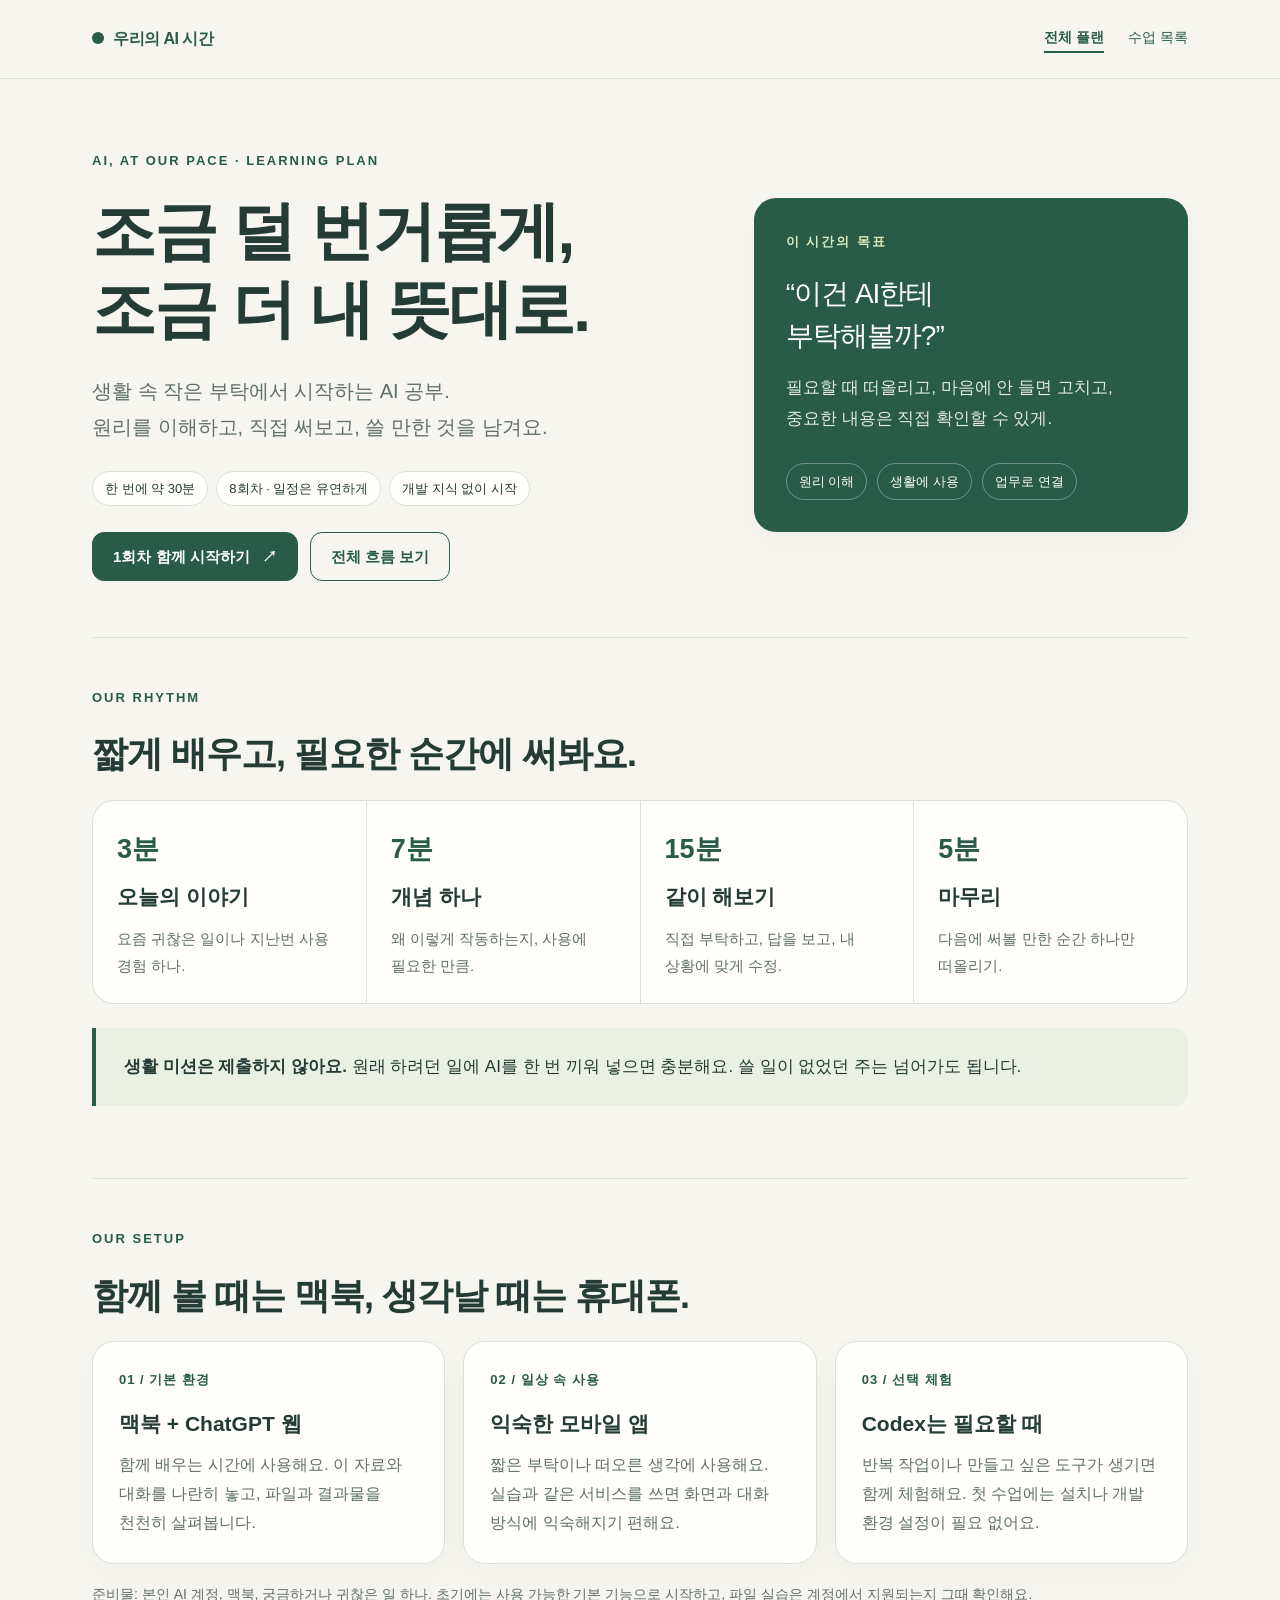
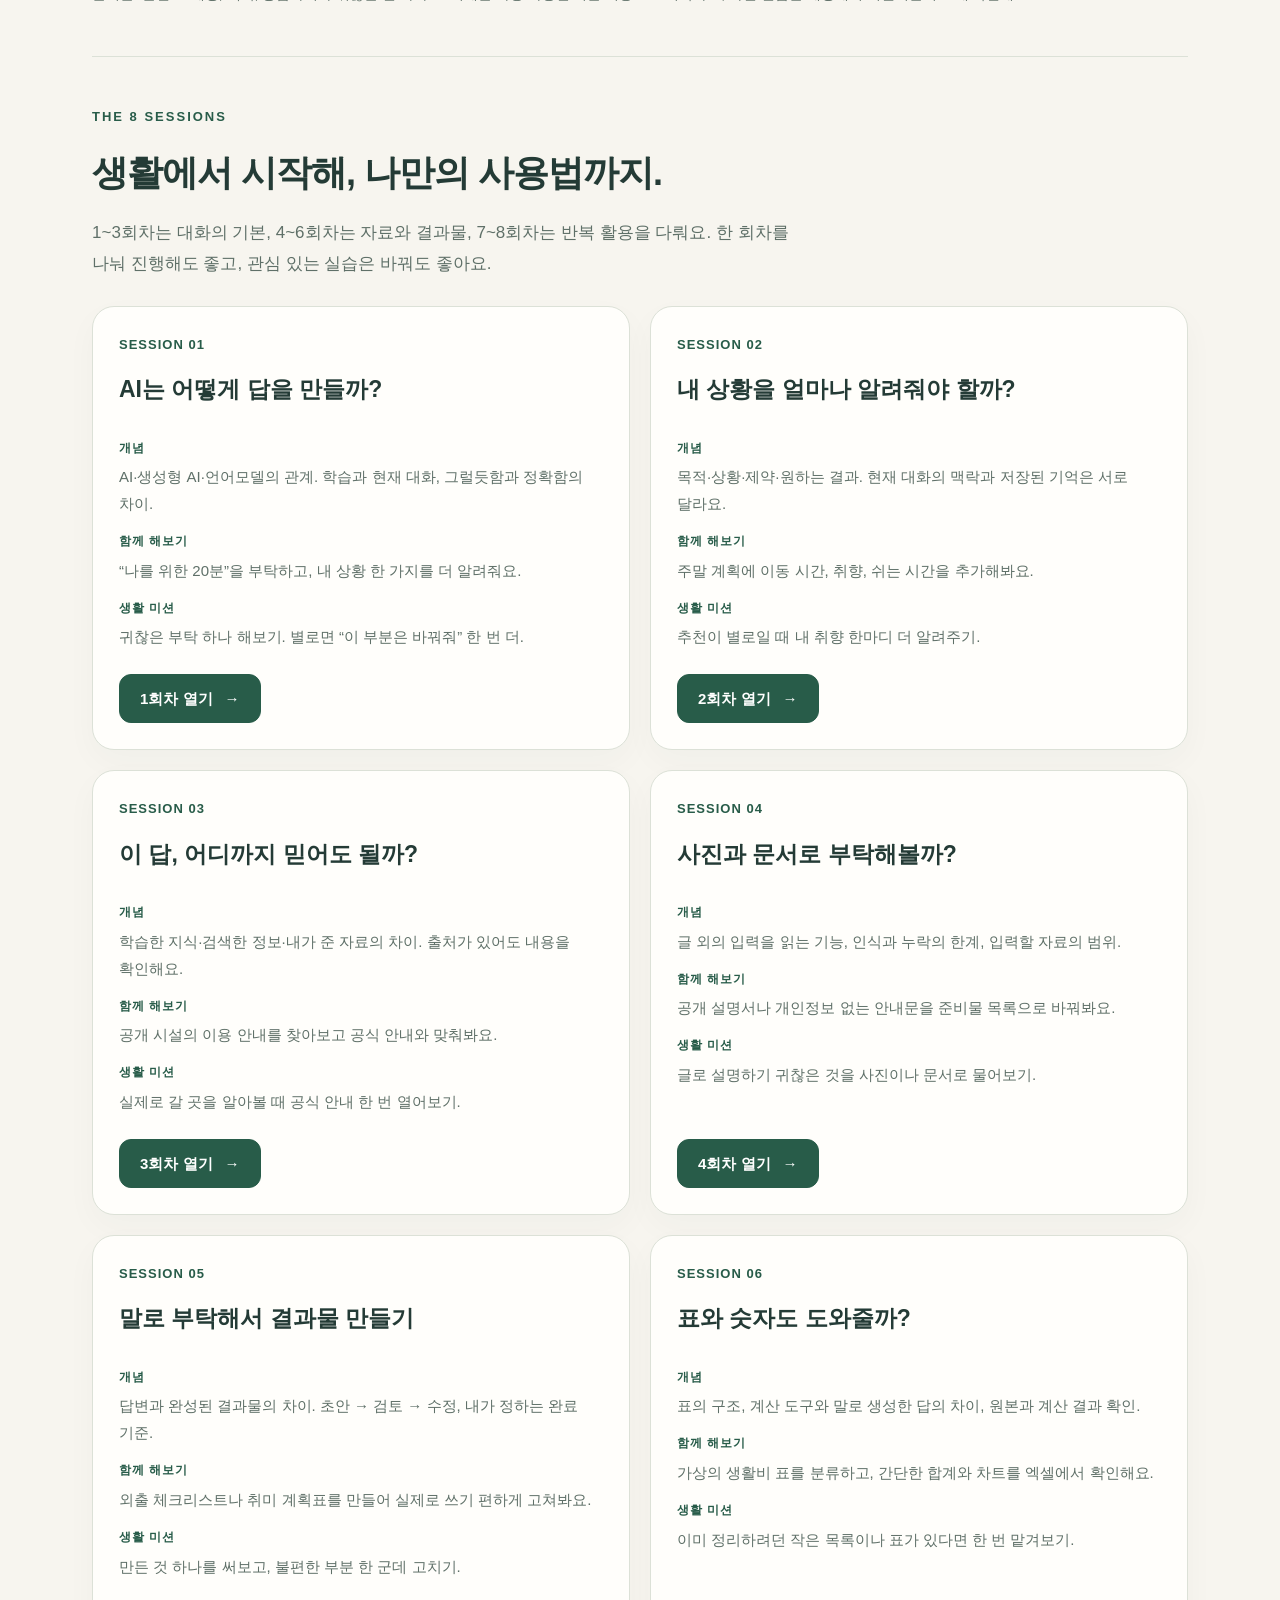
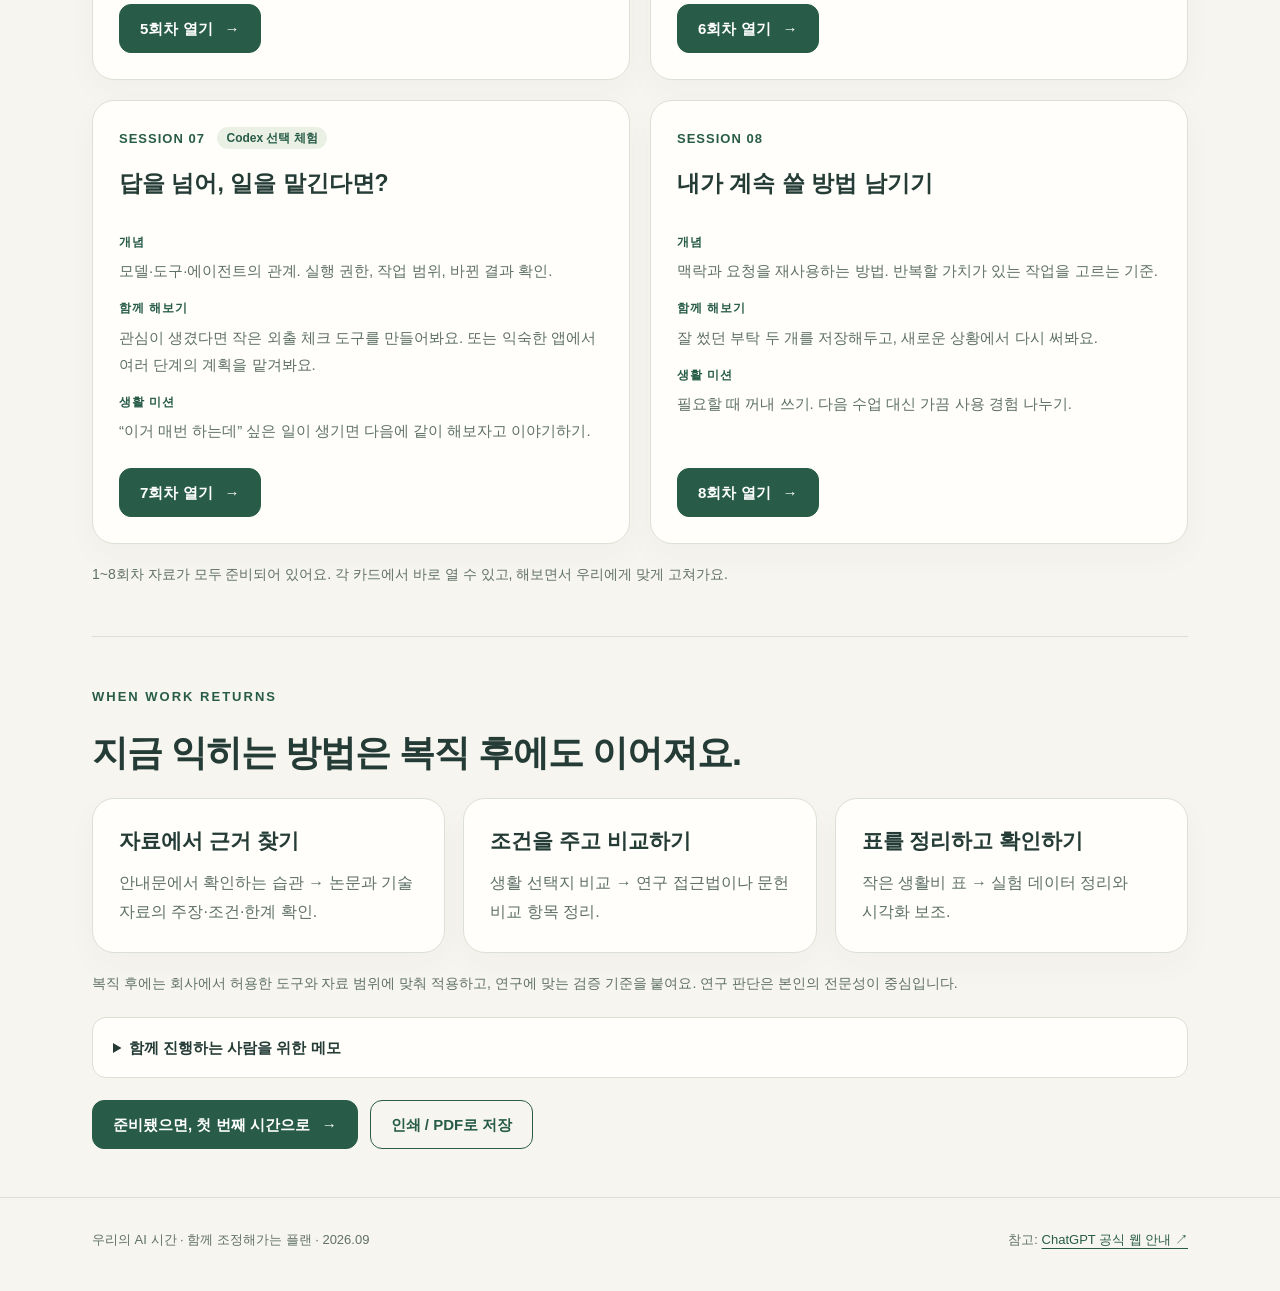
<file: static/ai-study/index.html>
<!doctype html>
<html lang="ko">
<head><meta charset="utf-8"><meta name="viewport" content="width=device-width, initial-scale=1"><meta name="robots" content="noindex, nofollow"><meta name="description" content="생활에서 시작해 복직 후 업무까지 이어가는, 둘이 함께하는 AI 입문 8회차 플랜."><title>우리의 AI 시간 · 전체 플랜</title><link rel="stylesheet" href="styles.css"><script src="study.js" defer></script></head>
<body>
<a class="skip" href="#main">본문으로 건너뛰기</a>
<header class="topbar"><div class="wrap"><a class="brand" href="index.html"><span class="brand-dot" aria-hidden="true"></span>우리의 AI 시간</a><nav class="topnav" aria-label="주 메뉴"><a href="index.html" aria-current="page">전체 플랜</a><a href="#curriculum">수업 목록</a></nav></div></header>
<main id="main" class="wrap">
<section class="hero"><div class="hero-grid"><div><p class="eyebrow">AI, AT OUR PACE · LEARNING PLAN</p><h1>조금 덜 번거롭게,<br>조금 더 내 뜻대로.</h1><p class="lead">생활 속 작은 부탁에서 시작하는 AI 공부.<br>원리를 이해하고, 직접 써보고, 쓸 만한 것을 남겨요.</p><div class="meta"><span class="pill">한 번에 약 30분</span><span class="pill">8회차 · 일정은 유연하게</span><span class="pill">개발 지식 없이 시작</span></div><div class="actions"><a class="button" href="lesson-01.html">1회차 함께 시작하기 <span aria-hidden="true">↗</span></a><a class="button secondary" href="#curriculum">전체 흐름 보기</a></div></div><aside class="hero-note"><p class="eyebrow">이 시간의 목표</p><p class="big">“이건 AI한테<br>부탁해볼까?”</p><p>필요할 때 떠올리고, 마음에 안 들면 고치고,<br>중요한 내용은 직접 확인할 수 있게.</p><div class="steps"><span>원리 이해</span><span>생활에 사용</span><span>업무로 연결</span></div></aside></div></section>
<section class="section" id="rhythm"><p class="eyebrow">OUR RHYTHM</p><h2>짧게 배우고, 필요한 순간에 써봐요.</h2><div class="rhythm"><div><b>3분</b><h3>오늘의 이야기</h3><p>요즘 귀찮은 일이나 지난번 사용 경험 하나.</p></div><div><b>7분</b><h3>개념 하나</h3><p>왜 이렇게 작동하는지, 사용에 필요한 만큼.</p></div><div><b>15분</b><h3>같이 해보기</h3><p>직접 부탁하고, 답을 보고, 내 상황에 맞게 수정.</p></div><div><b>5분</b><h3>마무리</h3><p>다음에 써볼 만한 순간 하나만 떠올리기.</p></div></div><div class="callout"><p><strong>생활 미션은 제출하지 않아요.</strong> 원래 하려던 일에 AI를 한 번 끼워 넣으면 충분해요. 쓸 일이 없었던 주는 넘어가도 됩니다.</p></div></section>
<section class="section" id="environment"><p class="eyebrow">OUR SETUP</p><h2>함께 볼 때는 맥북, 생각날 때는 휴대폰.</h2><div class="grid-3"><article class="card"><span class="number">01 / 기본 환경</span><h3>맥북 + ChatGPT 웹</h3><p>함께 배우는 시간에 사용해요. 이 자료와 대화를 나란히 놓고, 파일과 결과물을 천천히 살펴봅니다.</p></article><article class="card"><span class="number">02 / 일상 속 사용</span><h3>익숙한 모바일 앱</h3><p>짧은 부탁이나 떠오른 생각에 사용해요. 실습과 같은 서비스를 쓰면 화면과 대화 방식에 익숙해지기 편해요.</p></article><article class="card"><span class="number">03 / 선택 체험</span><h3>Codex는 필요할 때</h3><p>반복 작업이나 만들고 싶은 도구가 생기면 함께 체험해요. 첫 수업에는 설치나 개발 환경 설정이 필요 없어요.</p></article></div><p class="small" style="margin-top:18px">준비물: 본인 AI 계정, 맥북, 궁금하거나 귀찮은 일 하나. 초기에는 사용 가능한 기본 기능으로 시작하고, 파일 실습은 계정에서 지원되는지 그때 확인해요.</p></section>
<section class="section" id="curriculum"><p class="eyebrow">THE 8 SESSIONS</p><h2>생활에서 시작해, 나만의 사용법까지.</h2><p class="section-intro">1~3회차는 대화의 기본, 4~6회차는 자료와 결과물, 7~8회차는 반복 활용을 다뤄요. 한 회차를 나눠 진행해도 좋고, 관심 있는 실습은 바꿔도 좋아요.</p><div class="course-grid">
<article class="card course-card"><span class="number">SESSION 01</span><h3>AI는 어떻게 답을 만들까?</h3><dl><dt>개념</dt><dd>AI·생성형 AI·언어모델의 관계. 학습과 현재 대화, 그럴듯함과 정확함의 차이.</dd><dt>함께 해보기</dt><dd>“나를 위한 20분”을 부탁하고, 내 상황 한 가지를 더 알려줘요.</dd><dt>생활 미션</dt><dd>귀찮은 부탁 하나 해보기. 별로면 “이 부분은 바꿔줘” 한 번 더.</dd></dl><a class="button" href="lesson-01.html">1회차 열기 <span aria-hidden="true">→</span></a></article>
<article class="card course-card"><span class="number">SESSION 02</span><h3>내 상황을 얼마나 알려줘야 할까?</h3><dl><dt>개념</dt><dd>목적·상황·제약·원하는 결과. 현재 대화의 맥락과 저장된 기억은 서로 달라요.</dd><dt>함께 해보기</dt><dd>주말 계획에 이동 시간, 취향, 쉬는 시간을 추가해봐요.</dd><dt>생활 미션</dt><dd>추천이 별로일 때 내 취향 한마디 더 알려주기.</dd></dl><a class="button" href="lesson-02.html">2회차 열기 <span aria-hidden="true">→</span></a></article>
<article class="card course-card"><span class="number">SESSION 03</span><h3>이 답, 어디까지 믿어도 될까?</h3><dl><dt>개념</dt><dd>학습한 지식·검색한 정보·내가 준 자료의 차이. 출처가 있어도 내용을 확인해요.</dd><dt>함께 해보기</dt><dd>공개 시설의 이용 안내를 찾아보고 공식 안내와 맞춰봐요.</dd><dt>생활 미션</dt><dd>실제로 갈 곳을 알아볼 때 공식 안내 한 번 열어보기.</dd></dl><a class="button" href="lesson-03.html">3회차 열기 <span aria-hidden="true">→</span></a></article>
<article class="card course-card"><span class="number">SESSION 04</span><h3>사진과 문서로 부탁해볼까?</h3><dl><dt>개념</dt><dd>글 외의 입력을 읽는 기능, 인식과 누락의 한계, 입력할 자료의 범위.</dd><dt>함께 해보기</dt><dd>공개 설명서나 개인정보 없는 안내문을 준비물 목록으로 바꿔봐요.</dd><dt>생활 미션</dt><dd>글로 설명하기 귀찮은 것을 사진이나 문서로 물어보기.</dd></dl><a class="button" href="lesson-04.html">4회차 열기 <span aria-hidden="true">→</span></a></article>
<article class="card course-card"><span class="number">SESSION 05</span><h3>말로 부탁해서 결과물 만들기</h3><dl><dt>개념</dt><dd>답변과 완성된 결과물의 차이. 초안 → 검토 → 수정, 내가 정하는 완료 기준.</dd><dt>함께 해보기</dt><dd>외출 체크리스트나 취미 계획표를 만들어 실제로 쓰기 편하게 고쳐봐요.</dd><dt>생활 미션</dt><dd>만든 것 하나를 써보고, 불편한 부분 한 군데 고치기.</dd></dl><a class="button" href="lesson-05.html">5회차 열기 <span aria-hidden="true">→</span></a></article>
<article class="card course-card"><span class="number">SESSION 06</span><h3>표와 숫자도 도와줄까?</h3><dl><dt>개념</dt><dd>표의 구조, 계산 도구와 말로 생성한 답의 차이, 원본과 계산 결과 확인.</dd><dt>함께 해보기</dt><dd>가상의 생활비 표를 분류하고, 간단한 합계와 차트를 엑셀에서 확인해요.</dd><dt>생활 미션</dt><dd>이미 정리하려던 작은 목록이나 표가 있다면 한 번 맡겨보기.</dd></dl><a class="button" href="lesson-06.html">6회차 열기 <span aria-hidden="true">→</span></a></article>
<article class="card course-card"><span class="number">SESSION 07 <span class="tag">Codex 선택 체험</span></span><h3>답을 넘어, 일을 맡긴다면?</h3><dl><dt>개념</dt><dd>모델·도구·에이전트의 관계. 실행 권한, 작업 범위, 바뀐 결과 확인.</dd><dt>함께 해보기</dt><dd>관심이 생겼다면 작은 외출 체크 도구를 만들어봐요. 또는 익숙한 앱에서 여러 단계의 계획을 맡겨봐요.</dd><dt>생활 미션</dt><dd>“이거 매번 하는데” 싶은 일이 생기면 다음에 같이 해보자고 이야기하기.</dd></dl><a class="button" href="lesson-07.html">7회차 열기 <span aria-hidden="true">→</span></a></article>
<article class="card course-card"><span class="number">SESSION 08</span><h3>내가 계속 쓸 방법 남기기</h3><dl><dt>개념</dt><dd>맥락과 요청을 재사용하는 방법. 반복할 가치가 있는 작업을 고르는 기준.</dd><dt>함께 해보기</dt><dd>잘 썼던 부탁 두 개를 저장해두고, 새로운 상황에서 다시 써봐요.</dd><dt>생활 미션</dt><dd>필요할 때 꺼내 쓰기. 다음 수업 대신 가끔 사용 경험 나누기.</dd></dl><a class="button" href="lesson-08.html">8회차 열기 <span aria-hidden="true">→</span></a></article>
</div><p class="small" style="margin-top:18px">1~8회차 자료가 모두 준비되어 있어요. 각 카드에서 바로 열 수 있고, 해보면서 우리에게 맞게 고쳐가요.</p></section>
<section class="section"><p class="eyebrow">WHEN WORK RETURNS</p><h2>지금 익히는 방법은 복직 후에도 이어져요.</h2><div class="grid-3"><article class="card"><h3>자료에서 근거 찾기</h3><p>안내문에서 확인하는 습관 → 논문과 기술 자료의 주장·조건·한계 확인.</p></article><article class="card"><h3>조건을 주고 비교하기</h3><p>생활 선택지 비교 → 연구 접근법이나 문헌 비교 항목 정리.</p></article><article class="card"><h3>표를 정리하고 확인하기</h3><p>작은 생활비 표 → 실험 데이터 정리와 시각화 보조.</p></article></div><p class="small" style="margin-top:18px">복직 후에는 회사에서 허용한 도구와 자료 범위에 맞춰 적용하고, 연구에 맞는 검증 기준을 붙여요. 연구 판단은 본인의 전문성이 중심입니다.</p><details><summary>함께 진행하는 사람을 위한 메모</summary><ul><li>첫 시연 이후에는 배우는 사람이 키보드와 마우스를 잡아요.</li><li>“어떤 답이 마음에 들어?”를 물으며, 본인의 기준을 말로 표현하도록 도와요.</li><li>개념을 더 설명하고 싶어도 실습 시간을 남겨요. 설치나 오류 해결이 길어지면 익숙한 대화 실습으로 돌아가요.</li><li>생활 미션을 안 했어도 밀린 과제로 만들지 않아요. 오늘 필요한 일로 시작하면 됩니다.</li><li>육아와 가사뿐 아니라 취미, 휴식, 개인적인 관심사를 골고루 다뤄요.</li><li>잘 쓰고 있다는 신호는 용어 암기보다, 필요할 때 먼저 꺼내 쓰고 스스로 수정·확인하는 모습이에요.</li></ul></details><div class="actions"><a class="button" href="lesson-01.html">준비됐으면, 첫 번째 시간으로 <span aria-hidden="true">→</span></a><button class="button secondary" type="button" data-print>인쇄 / PDF로 저장</button></div></section>
</main><footer class="footer"><div class="wrap"><span>우리의 AI 시간 · 함께 조정해가는 플랜 · 2026.09</span><span>참고: <a href="https://learn.chatgpt.com/docs/web" target="_blank" rel="noopener noreferrer">ChatGPT 공식 웹 안내 ↗</a></span></div></footer>
</body></html>
</file>
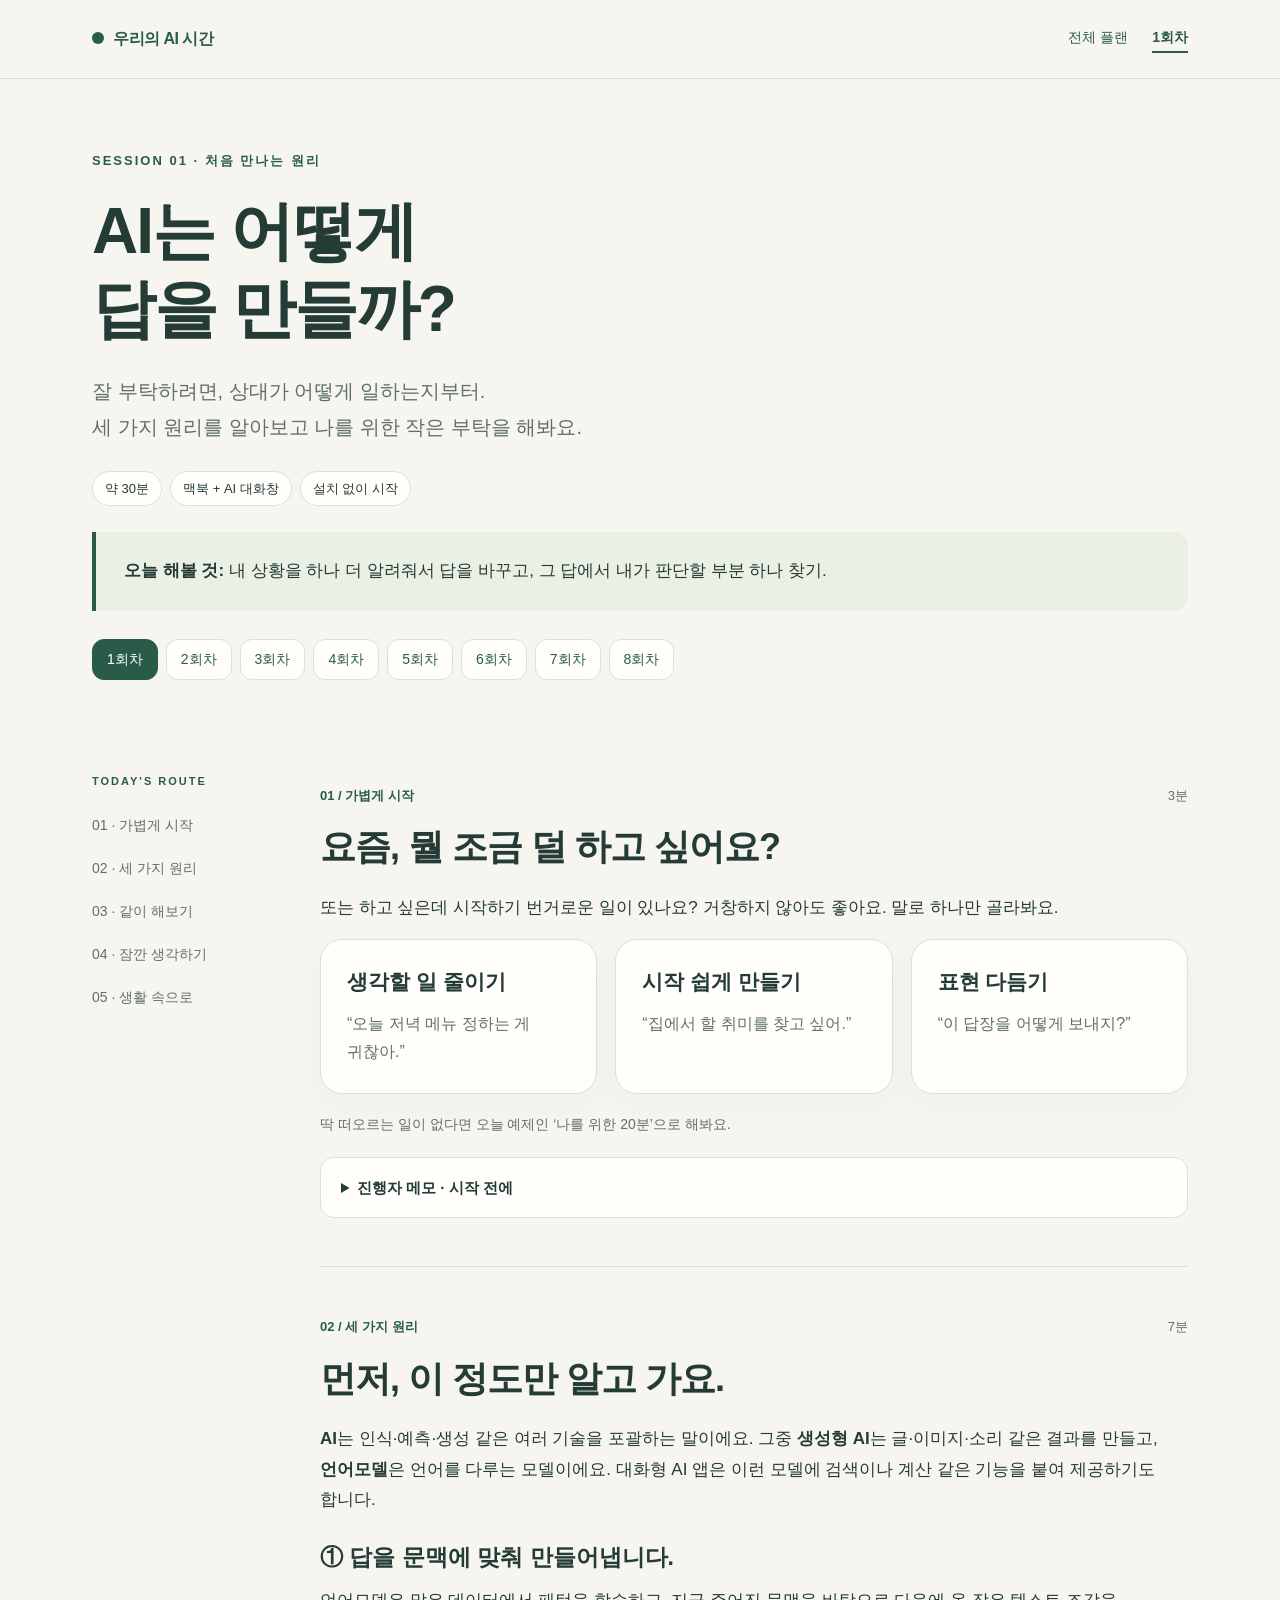
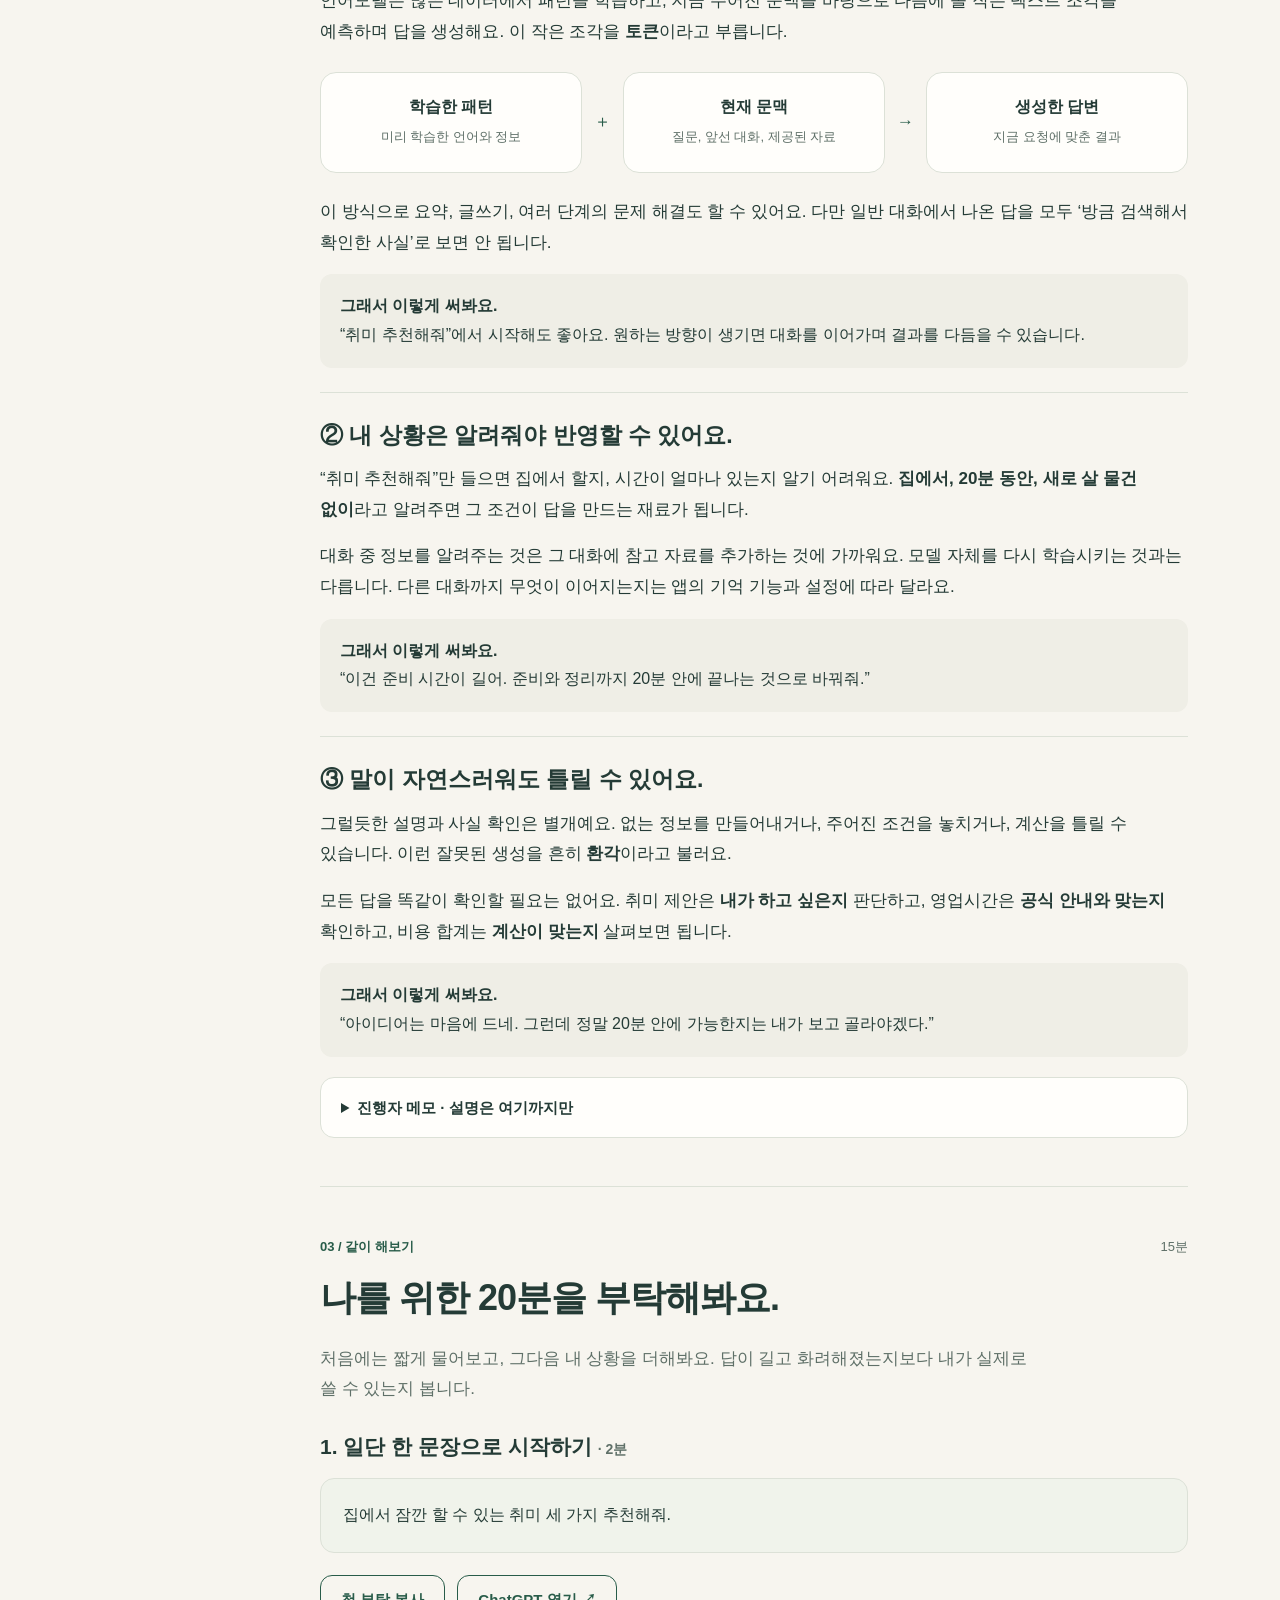
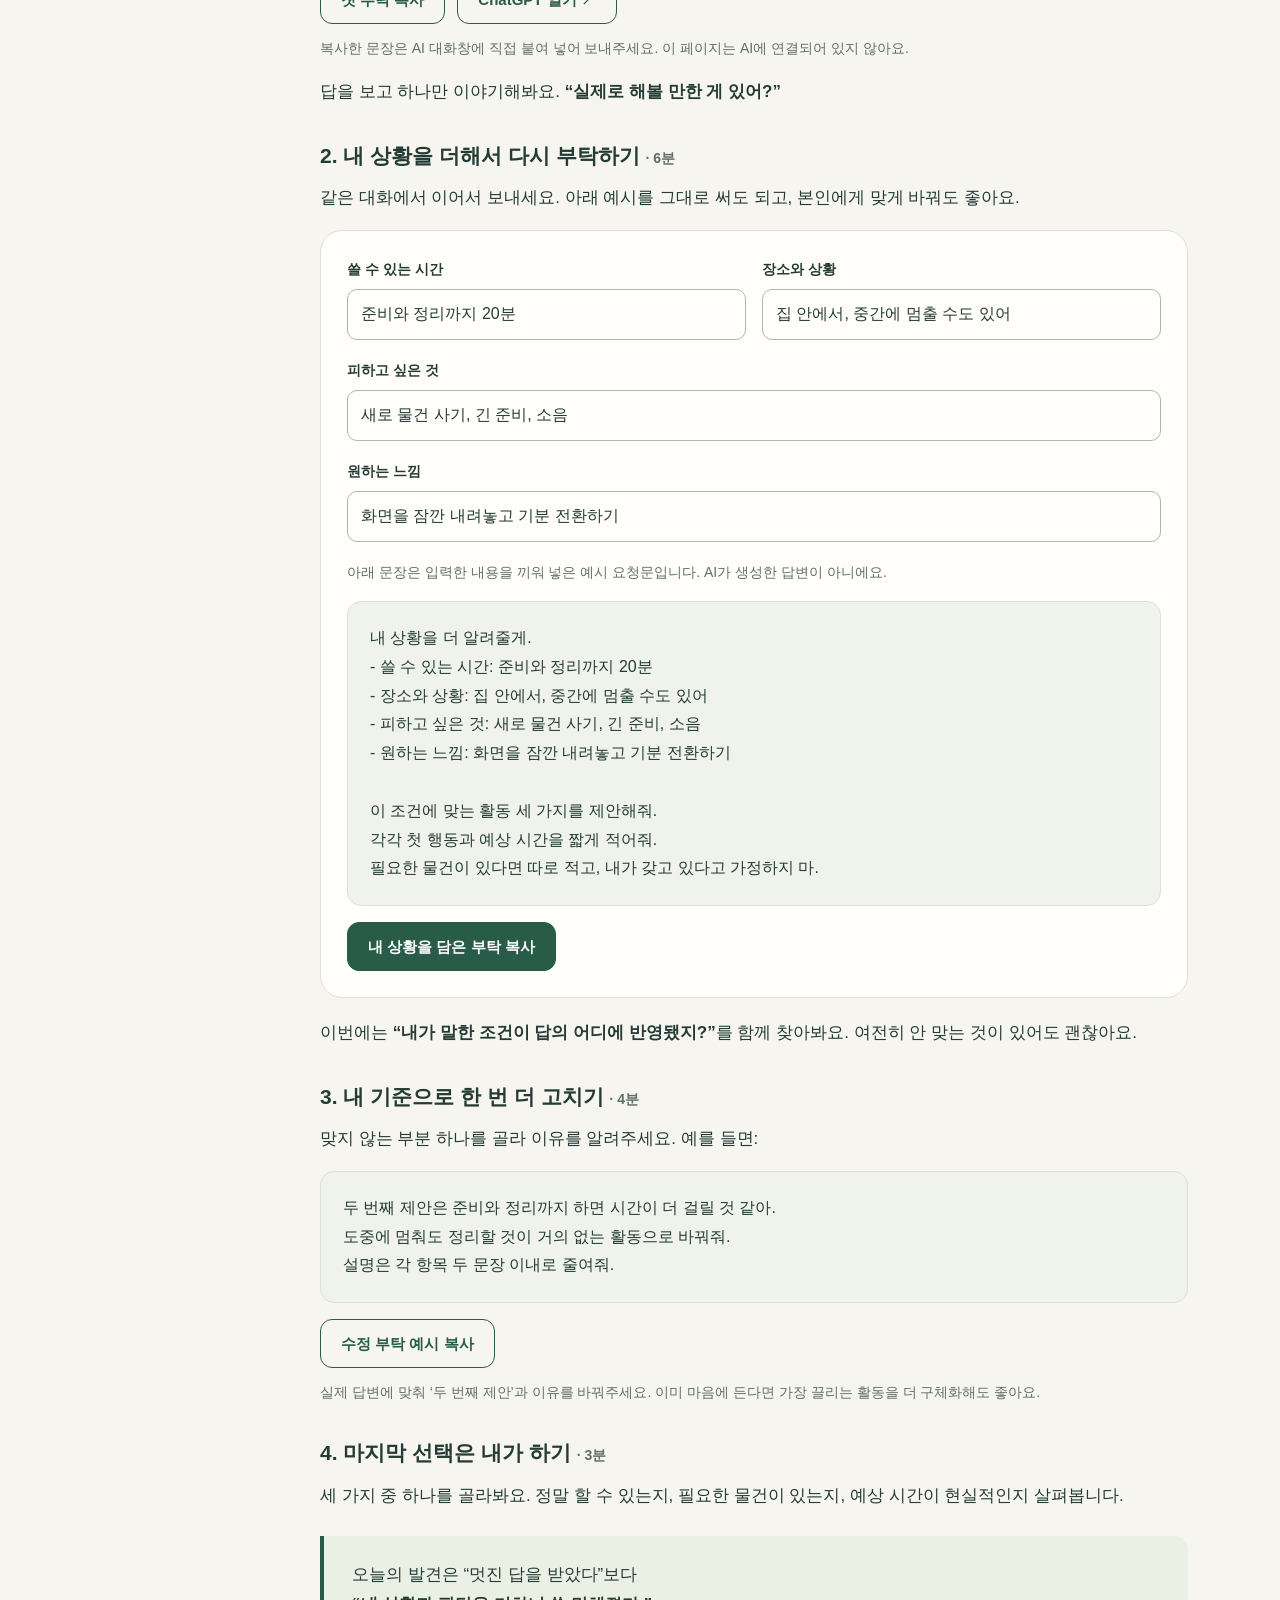
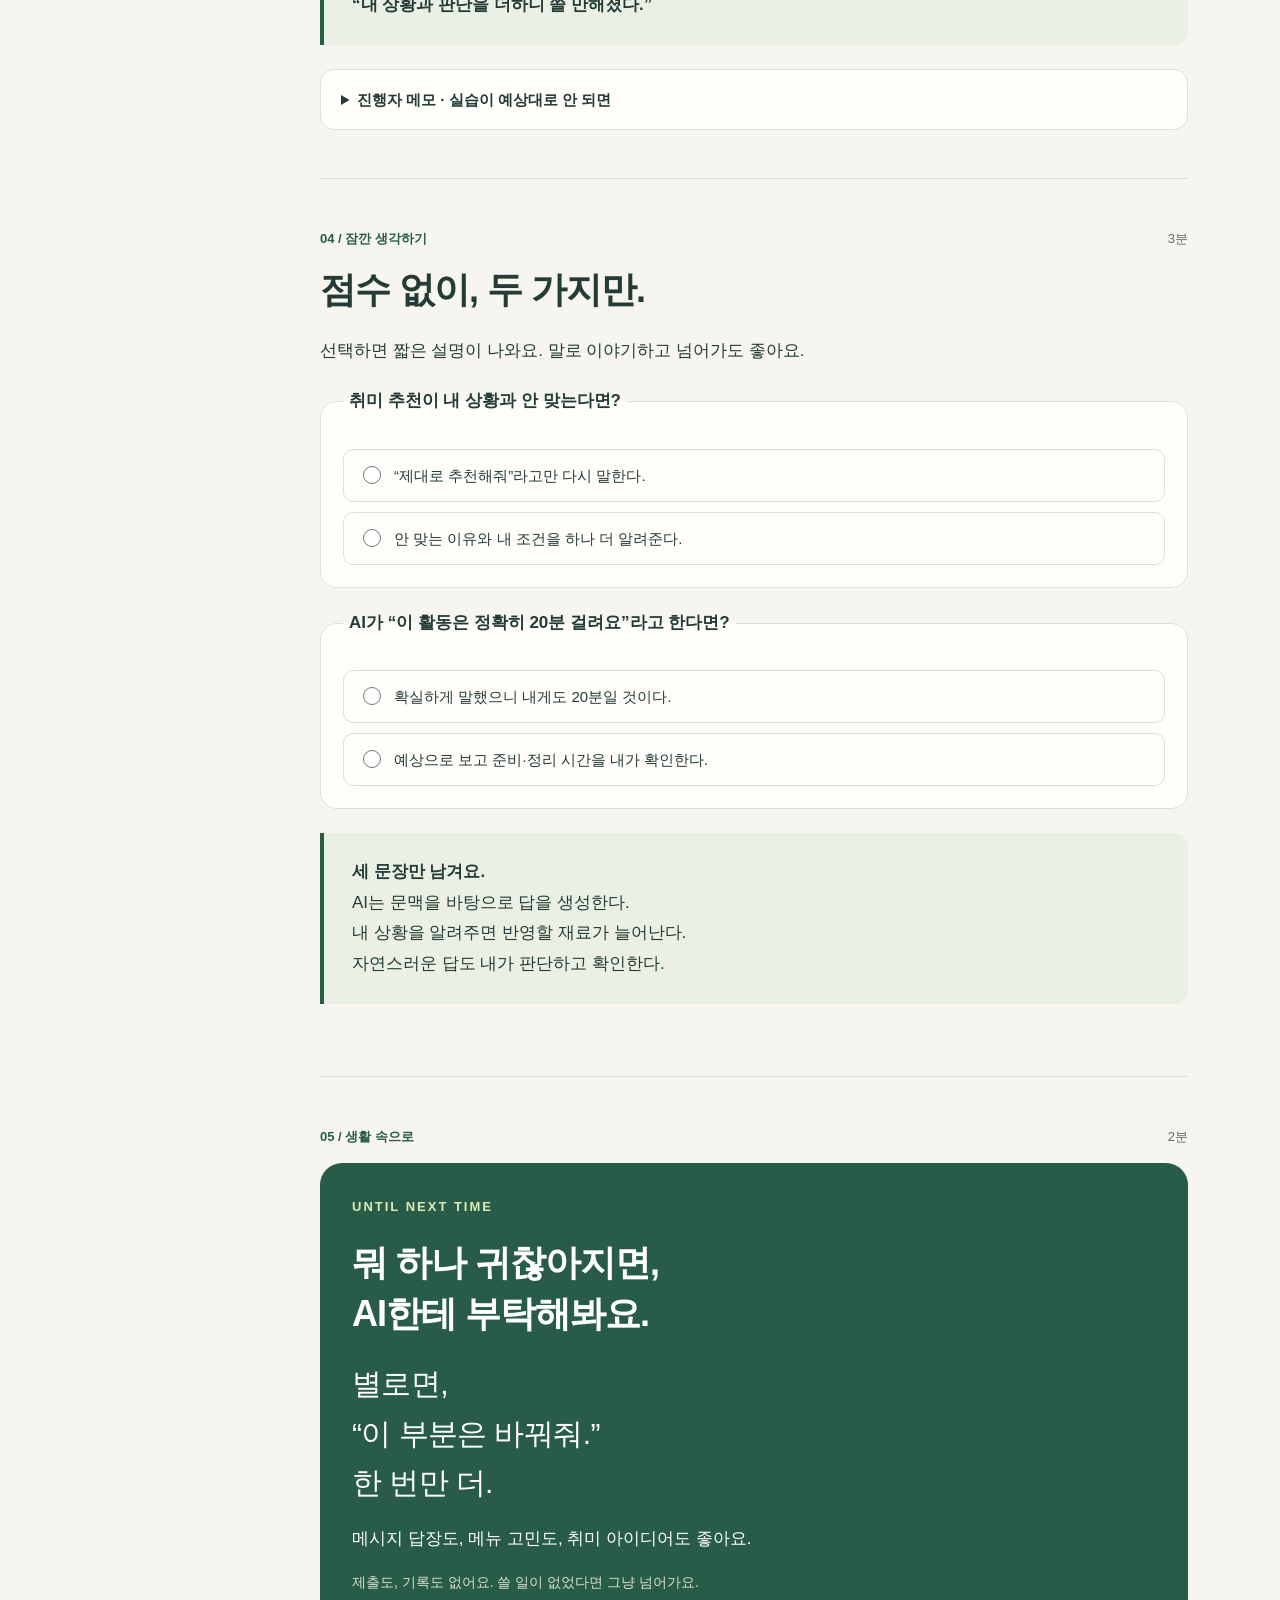
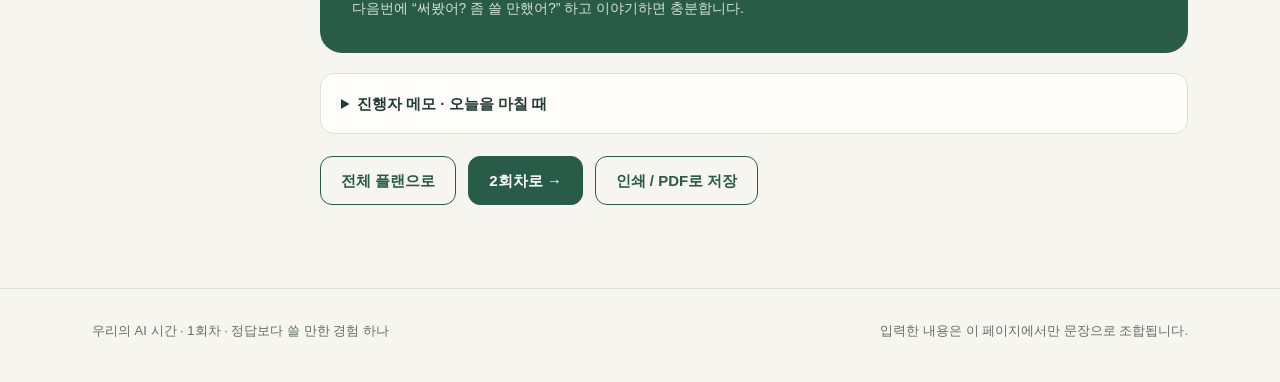
<file: static/ai-study/lesson-01.html>
<!doctype html>
<html lang="ko">
<head><meta charset="utf-8"><meta name="viewport" content="width=device-width, initial-scale=1"><meta name="robots" content="noindex, nofollow"><meta name="description" content="AI의 기본 원리를 이해하고, 내 상황에 맞는 작은 부탁을 직접 해보는 30분 수업."><title>1회차 · AI는 어떻게 답을 만들까?</title><link rel="stylesheet" href="styles.css"><script src="study.js" defer></script></head>
<body>
<a class="skip" href="#main">본문으로 건너뛰기</a>
<header class="topbar"><div class="wrap"><a class="brand" href="index.html"><span class="brand-dot" aria-hidden="true"></span>우리의 AI 시간</a><nav class="topnav" aria-label="주 메뉴"><a href="index.html">전체 플랜</a><a href="lesson-01.html" aria-current="page">1회차</a></nav></div></header>
<main id="main" class="wrap">
<section class="hero"><p class="eyebrow">SESSION 01 · 처음 만나는 원리</p><h1>AI는 어떻게<br>답을 만들까?</h1><p class="lead">잘 부탁하려면, 상대가 어떻게 일하는지부터.<br>세 가지 원리를 알아보고 나를 위한 작은 부탁을 해봐요.</p><div class="meta"><span class="pill">약 30분</span><span class="pill">맥북 + AI 대화창</span><span class="pill">설치 없이 시작</span></div><div class="callout"><p><strong>오늘 해볼 것:</strong> 내 상황을 하나 더 알려줘서 답을 바꾸고, 그 답에서 내가 판단할 부분 하나 찾기.</p></div><nav class="session-strip" aria-label="회차 바로가기"><a href="lesson-01.html" aria-current="page">1회차</a><a href="lesson-02.html">2회차</a><a href="lesson-03.html">3회차</a><a href="lesson-04.html">4회차</a><a href="lesson-05.html">5회차</a><a href="lesson-06.html">6회차</a><a href="lesson-07.html">7회차</a><a href="lesson-08.html">8회차</a></nav></section>
<div class="lesson-layout"><nav class="lesson-nav" aria-label="수업 순서"><p class="eyebrow">TODAY'S ROUTE</p><a href="#hello">01 · 가볍게 시작</a><a href="#concept">02 · 세 가지 원리</a><a href="#try">03 · 같이 해보기</a><a href="#check">04 · 잠깐 생각하기</a><a href="#life">05 · 생활 속으로</a></nav><div class="lesson-body">
<section class="section" id="hello"><div class="section-label"><span>01 / 가볍게 시작</span><span class="time">3분</span></div><h2>요즘, 뭘 조금 덜 하고 싶어요?</h2><p>또는 하고 싶은데 시작하기 번거로운 일이 있나요? 거창하지 않아도 좋아요. 말로 하나만 골라봐요.</p><div class="grid-3"><article class="card"><h3>생각할 일 줄이기</h3><p>“오늘 저녁 메뉴 정하는 게 귀찮아.”</p></article><article class="card"><h3>시작 쉽게 만들기</h3><p>“집에서 할 취미를 찾고 싶어.”</p></article><article class="card"><h3>표현 다듬기</h3><p>“이 답장을 어떻게 보내지?”</p></article></div><p class="small" style="margin-top:18px">딱 떠오르는 일이 없다면 오늘 예제인 ‘나를 위한 20분’으로 해봐요.</p><details><summary>진행자 메모 · 시작 전에</summary><p>맥북에서 이 자료와 AI 대화창을 나란히 열어주세요. ChatGPT라면 웹에서 본인 계정으로 로그인하면 됩니다. 모델 설정은 기본값으로 두고, 오늘은 글로 대화하는 기능만 사용합니다.</p><p>처음 질문은 지식 확인이 아니라 관심사 찾기예요. “AI로 뭘 해야 할까?”보다 “요즘 뭐가 귀찮아?”로 시작하세요. 직접 고른 소재가 있다면 아래 실습의 취미 예제를 그 소재로 바꿔도 좋습니다.</p></details></section>
<section class="section" id="concept"><div class="section-label"><span>02 / 세 가지 원리</span><span class="time">7분</span></div><h2>먼저, 이 정도만 알고 가요.</h2><p><strong>AI</strong>는 인식·예측·생성 같은 여러 기술을 포괄하는 말이에요. 그중 <strong>생성형 AI</strong>는 글·이미지·소리 같은 결과를 만들고, <strong>언어모델</strong>은 언어를 다루는 모델이에요. 대화형 AI 앱은 이런 모델에 검색이나 계산 같은 기능을 붙여 제공하기도 합니다.</p>
<article class="concept"><h3>① 답을 문맥에 맞춰 만들어냅니다.</h3><p>언어모델은 많은 데이터에서 패턴을 학습하고, 지금 주어진 문맥을 바탕으로 다음에 올 작은 텍스트 조각을 예측하며 답을 생성해요. 이 작은 조각을 <strong>토큰</strong>이라고 부릅니다.</p><div class="flow" role="group" aria-label="학습한 패턴과 현재 문맥을 활용해 답변을 생성합니다"><div class="flow-box"><strong>학습한 패턴</strong><span>미리 학습한 언어와 정보</span></div><span class="arrow" aria-hidden="true">＋</span><div class="flow-box"><strong>현재 문맥</strong><span>질문, 앞선 대화, 제공된 자료</span></div><span class="arrow" aria-hidden="true">→</span><div class="flow-box accent"><strong>생성한 답변</strong><span>지금 요청에 맞춘 결과</span></div></div><p>이 방식으로 요약, 글쓰기, 여러 단계의 문제 해결도 할 수 있어요. 다만 일반 대화에서 나온 답을 모두 ‘방금 검색해서 확인한 사실’로 보면 안 됩니다.</p><div class="example"><strong>그래서 이렇게 써봐요.</strong><br>“취미 추천해줘”에서 시작해도 좋아요. 원하는 방향이 생기면 대화를 이어가며 결과를 다듬을 수 있습니다.</div></article>
<article class="concept"><h3>② 내 상황은 알려줘야 반영할 수 있어요.</h3><p>“취미 추천해줘”만 들으면 집에서 할지, 시간이 얼마나 있는지 알기 어려워요. <strong>집에서, 20분 동안, 새로 살 물건 없이</strong>라고 알려주면 그 조건이 답을 만드는 재료가 됩니다.</p><p>대화 중 정보를 알려주는 것은 그 대화에 참고 자료를 추가하는 것에 가까워요. 모델 자체를 다시 학습시키는 것과는 다릅니다. 다른 대화까지 무엇이 이어지는지는 앱의 기억 기능과 설정에 따라 달라요.</p><div class="example"><strong>그래서 이렇게 써봐요.</strong><br>“이건 준비 시간이 길어. 준비와 정리까지 20분 안에 끝나는 것으로 바꿔줘.”</div></article>
<article class="concept"><h3>③ 말이 자연스러워도 틀릴 수 있어요.</h3><p>그럴듯한 설명과 사실 확인은 별개예요. 없는 정보를 만들어내거나, 주어진 조건을 놓치거나, 계산을 틀릴 수 있습니다. 이런 잘못된 생성을 흔히 <strong>환각</strong>이라고 불러요.</p><p>모든 답을 똑같이 확인할 필요는 없어요. 취미 제안은 <strong>내가 하고 싶은지</strong> 판단하고, 영업시간은 <strong>공식 안내와 맞는지</strong> 확인하고, 비용 합계는 <strong>계산이 맞는지</strong> 살펴보면 됩니다.</p><div class="example"><strong>그래서 이렇게 써봐요.</strong><br>“아이디어는 마음에 드네. 그런데 정말 20분 안에 가능한지는 내가 보고 골라야겠다.”</div></article>
<details><summary>진행자 메모 · 설명은 여기까지만</summary><p>토큰은 문장을 처리하는 작은 조각 정도로만 소개하세요. 신경망 구조, 학습 수식, 모델 이름 비교는 이번 시간에 필요하지 않습니다.</p><p>“AI는 사람처럼 모든 것을 안다”거나 “그냥 자동완성이라 아무것도 못 한다”는 식으로 단순화하지 마세요. 생성 방식이 다양한 능력으로 이어지지만, 개별 답의 정확성을 보장하지 않는다는 점을 설명하면 충분합니다.</p><p>학습과 대화의 차이는 작동 원리에 대한 설명입니다. 대화 데이터의 저장·학습 활용 여부는 서비스 정책과 설정에 관한 별도 주제예요. 모든 대화가 저장되지 않거나 학습에 쓰이지 않는다고 단정하지 마세요.</p></details></section>
<section class="section" id="try"><div class="section-label"><span>03 / 같이 해보기</span><span class="time">15분</span></div><h2>나를 위한 20분을 부탁해봐요.</h2><p class="section-intro">처음에는 짧게 물어보고, 그다음 내 상황을 더해봐요. 답이 길고 화려해졌는지보다 내가 실제로 쓸 수 있는지 봅니다.</p>
<h3>1. 일단 한 문장으로 시작하기 <span class="small">· 2분</span></h3><pre class="prompt" id="first-prompt">집에서 잠깐 할 수 있는 취미 세 가지 추천해줘.</pre><div class="actions"><button type="button" class="button secondary" data-copy="first-prompt">첫 부탁 복사</button><a class="button secondary" href="https://chatgpt.com/" target="_blank" rel="noopener noreferrer">ChatGPT 열기 ↗</a></div><p class="small" style="margin-top:12px">복사한 문장은 AI 대화창에 직접 붙여 넣어 보내주세요. 이 페이지는 AI에 연결되어 있지 않아요.</p><p>답을 보고 하나만 이야기해봐요. <strong>“실제로 해볼 만한 게 있어?”</strong></p>
<h3 style="margin-top:32px">2. 내 상황을 더해서 다시 부탁하기 <span class="small">· 6분</span></h3><p>같은 대화에서 이어서 보내세요. 아래 예시를 그대로 써도 되고, 본인에게 맞게 바꿔도 좋아요.</p><div class="builder"><div class="grid-2"><label class="field"><span>쓸 수 있는 시간</span><input id="time-input" value="준비와 정리까지 20분" maxlength="160"></label><label class="field"><span>장소와 상황</span><input id="context-input" value="집 안에서, 중간에 멈출 수도 있어" maxlength="240"></label></div><label class="field"><span>피하고 싶은 것</span><input id="avoid-input" value="새로 물건 사기, 긴 준비, 소음" maxlength="240"></label><label class="field"><span>원하는 느낌</span><input id="wish-input" value="화면을 잠깐 내려놓고 기분 전환하기" maxlength="240"></label><p class="small">아래 문장은 입력한 내용을 끼워 넣은 예시 요청문입니다. AI가 생성한 답변이 아니에요.</p><pre class="prompt" id="context-prompt">내 상황을 더 알려줄게.
- 쓸 수 있는 시간: 준비와 정리까지 20분
- 장소와 상황: 집 안에서, 중간에 멈출 수도 있어
- 피하고 싶은 것: 새로 물건 사기, 긴 준비, 소음
- 원하는 느낌: 화면을 잠깐 내려놓고 기분 전환하기

이 조건에 맞는 활동 세 가지를 제안해줘.
각각 첫 행동과 예상 시간을 짧게 적어줘.
필요한 물건이 있다면 따로 적고, 내가 갖고 있다고 가정하지 마.</pre><button type="button" class="button" data-copy="context-prompt">내 상황을 담은 부탁 복사</button><noscript><p class="small">자동 문장 만들기와 복사 버튼은 JavaScript가 필요합니다. 위 예시를 직접 선택해 복사한 뒤 대화창에서 수정해도 됩니다.</p></noscript></div><p style="margin-top:20px">이번에는 <strong>“내가 말한 조건이 답의 어디에 반영됐지?”</strong>를 함께 찾아봐요. 여전히 안 맞는 것이 있어도 괜찮아요.</p>
<h3 style="margin-top:32px">3. 내 기준으로 한 번 더 고치기 <span class="small">· 4분</span></h3><p>맞지 않는 부분 하나를 골라 이유를 알려주세요. 예를 들면:</p><pre class="prompt" id="revise-prompt">두 번째 제안은 준비와 정리까지 하면 시간이 더 걸릴 것 같아.
도중에 멈춰도 정리할 것이 거의 없는 활동으로 바꿔줘.
설명은 각 항목 두 문장 이내로 줄여줘.</pre><button type="button" class="button secondary" data-copy="revise-prompt">수정 부탁 예시 복사</button><p class="small" style="margin-top:12px">실제 답변에 맞춰 ‘두 번째 제안’과 이유를 바꿔주세요. 이미 마음에 든다면 가장 끌리는 활동을 더 구체화해도 좋아요.</p>
<h3 style="margin-top:32px">4. 마지막 선택은 내가 하기 <span class="small">· 3분</span></h3><p>세 가지 중 하나를 골라봐요. 정말 할 수 있는지, 필요한 물건이 있는지, 예상 시간이 현실적인지 살펴봅니다.</p><div class="callout"><p>오늘의 발견은 “멋진 답을 받았다”보다<br><strong>“내 상황과 판단을 더하니 쓸 만해졌다.”</strong></p></div><details><summary>진행자 메모 · 실습이 예상대로 안 되면</summary><ul><li><strong>첫 답부터 좋다면:</strong> 일부러 나쁜 답을 만들 필요 없어요. 원하는 조건을 하나 더 넣거나 제안 하나를 구체화해보세요.</li><li><strong>조건을 계속 무시한다면:</strong> 가장 중요한 조건 하나만 강조하고, 맞지 않는 제안을 구체적으로 짚어주세요. 그래도 맞지 않으면 그 한계를 함께 확인한 것으로 충분해요.</li><li><strong>취미 이야기에 관심이 없다면:</strong> “부드럽게 거절하는 답장”이나 “주말 한 끼 메뉴”처럼 본인이 고른 주제로 바꾸세요. 짧게 부탁 → 조건 추가 → 수정이라는 흐름은 같습니다.</li><li><strong>로그인이나 사용 한도에 막히면:</strong> 이미 사용할 수 있는 다른 대화형 AI로 진행해도 됩니다. 오늘 실습은 파일 업로드나 특별한 모델을 요구하지 않아요.</li><li>마우스와 키보드는 배우는 사람이 잡고, 진행자는 조건을 대신 정해주기보다 질문으로 도와주세요.</li></ul></details></section>
<section class="section" id="check"><div class="section-label"><span>04 / 잠깐 생각하기</span><span class="time">3분</span></div><h2>점수 없이, 두 가지만.</h2><p>선택하면 짧은 설명이 나와요. 말로 이야기하고 넘어가도 좋아요.</p><fieldset class="quiz" data-quiz="context"><legend>취미 추천이 내 상황과 안 맞는다면?</legend><label><input type="radio" name="context" value="a">“제대로 추천해줘”라고만 다시 말한다.</label><label><input type="radio" name="context" value="b">안 맞는 이유와 내 조건을 하나 더 알려준다.</label><p class="feedback" aria-live="polite"></p></fieldset><fieldset class="quiz" data-quiz="truth"><legend>AI가 “이 활동은 정확히 20분 걸려요”라고 한다면?</legend><label><input type="radio" name="truth" value="a">확실하게 말했으니 내게도 20분일 것이다.</label><label><input type="radio" name="truth" value="b">예상으로 보고 준비·정리 시간을 내가 확인한다.</label><p class="feedback" aria-live="polite"></p></fieldset><p class="print-only">함께 이야기하기: 추천이 안 맞으면 어떤 정보를 더 줄까요? 활동이 20분 걸린다는 답은 어떻게 판단할까요?</p><div class="callout"><p><strong>세 문장만 남겨요.</strong><br>AI는 문맥을 바탕으로 답을 생성한다.<br>내 상황을 알려주면 반영할 재료가 늘어난다.<br>자연스러운 답도 내가 판단하고 확인한다.</p></div></section>
<section class="section" id="life"><div class="section-label"><span>05 / 생활 속으로</span><span class="time">2분</span></div><div class="end-card"><p class="eyebrow">UNTIL NEXT TIME</p><h2>뭐 하나 귀찮아지면,<br>AI한테 부탁해봐요.</h2><p class="quote">별로면,<br>“이 부분은 바꿔줘.”<br>한 번만 더.</p><p>메시지 답장도, 메뉴 고민도, 취미 아이디어도 좋아요.</p><p class="small">제출도, 기록도 없어요. 쓸 일이 없었다면 그냥 넘어가요.<br>다음번에 “써봤어? 좀 쓸 만했어?” 하고 이야기하면 충분합니다.</p></div><details><summary>진행자 메모 · 오늘을 마칠 때</summary><p>“학습과 추론의 차이가 뭐야?”처럼 시험 보지 않아도 됩니다. “처음 답보다 나아진 게 있었어?” 또는 “이런 일에도 써보고 싶어?” 중 하나만 물어보세요.</p><p>다음 시간에는 오늘 실습에서 드러난 취향과 제약을 이어서 활용합니다. 별도 복습 숙제는 만들지 마세요. 여유가 없으면 여기서 끝내고, 실습을 나눠서 해도 됩니다.</p></details><div class="actions"><a href="index.html" class="button secondary">전체 플랜으로</a><a href="lesson-02.html" class="button">2회차로 →</a><button type="button" class="button secondary" data-print>인쇄 / PDF로 저장</button></div></section>
</div></div>
<p id="copy-status" class="status no-print" role="status" aria-live="polite"></p>
</main><footer class="footer"><div class="wrap"><span>우리의 AI 시간 · 1회차 · 정답보다 쓸 만한 경험 하나</span><span>입력한 내용은 이 페이지에서만 문장으로 조합됩니다.</span></div></footer>
</body></html>
</file>
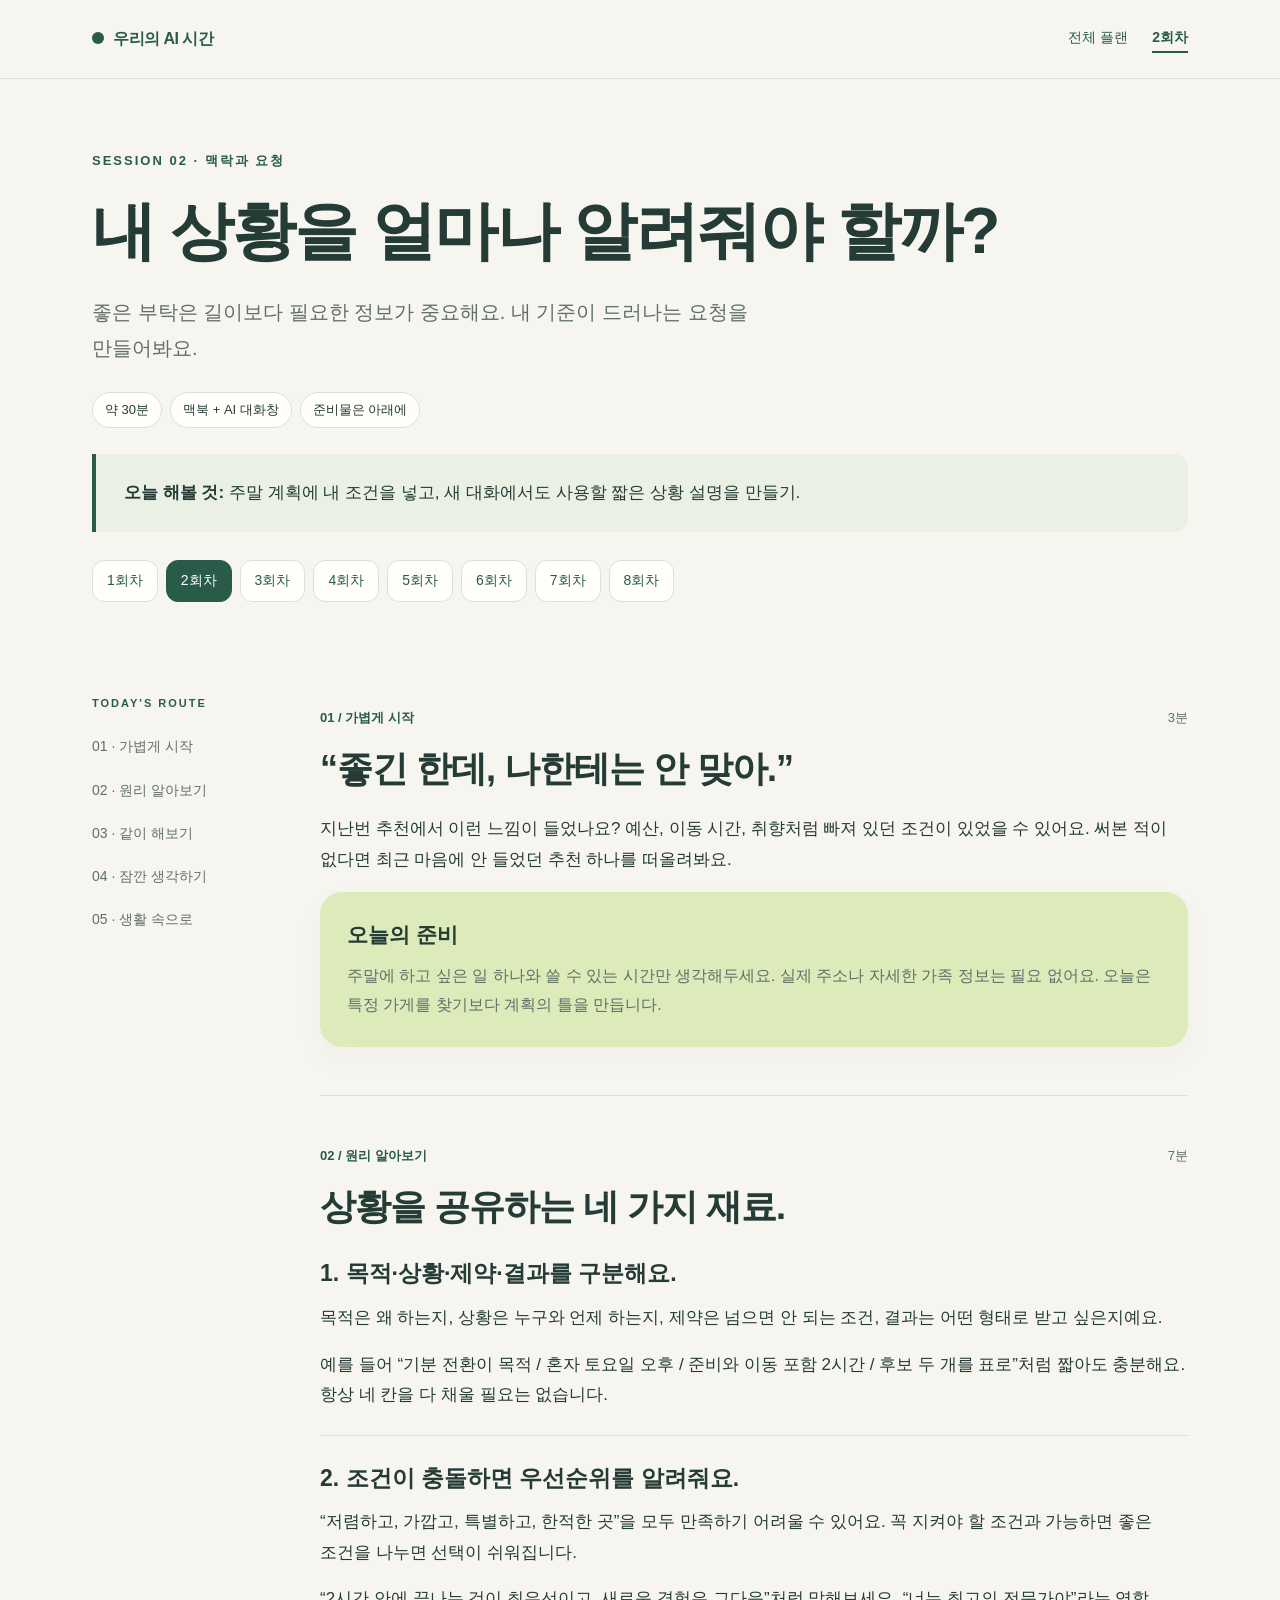
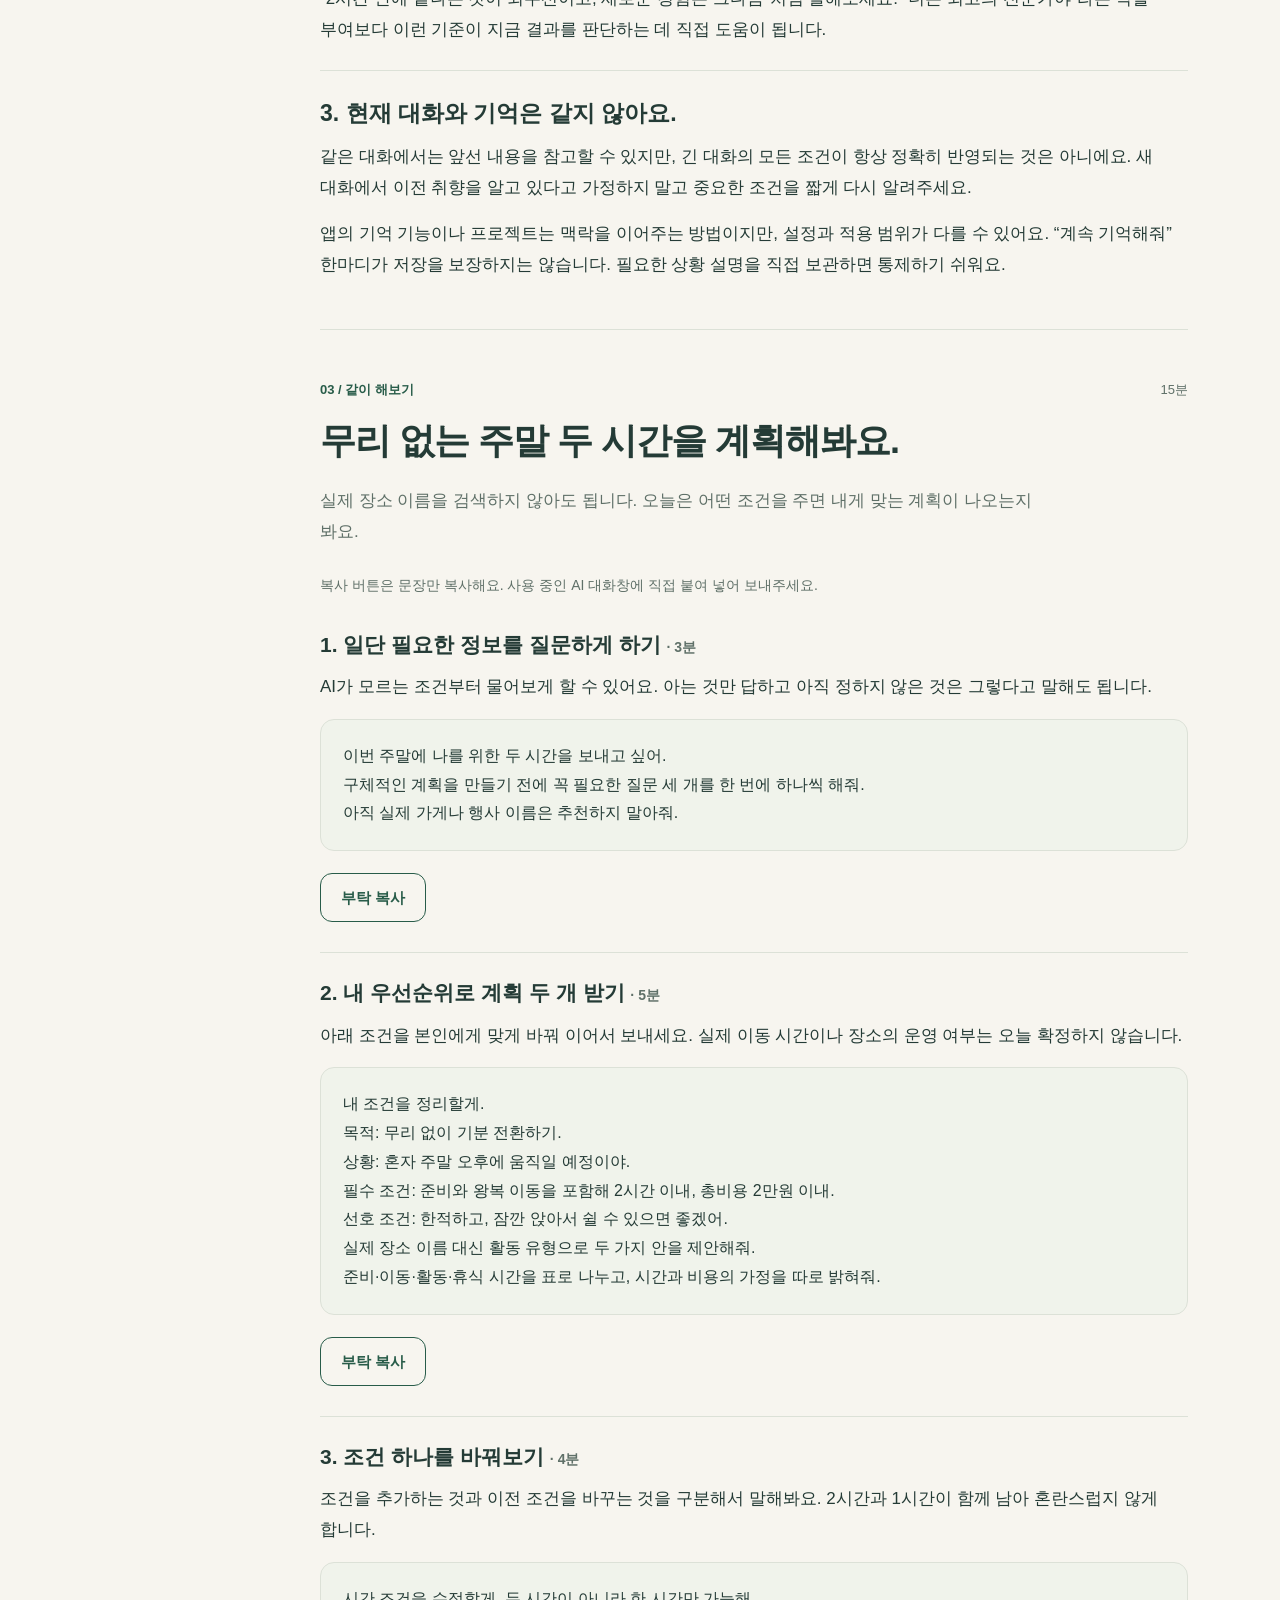
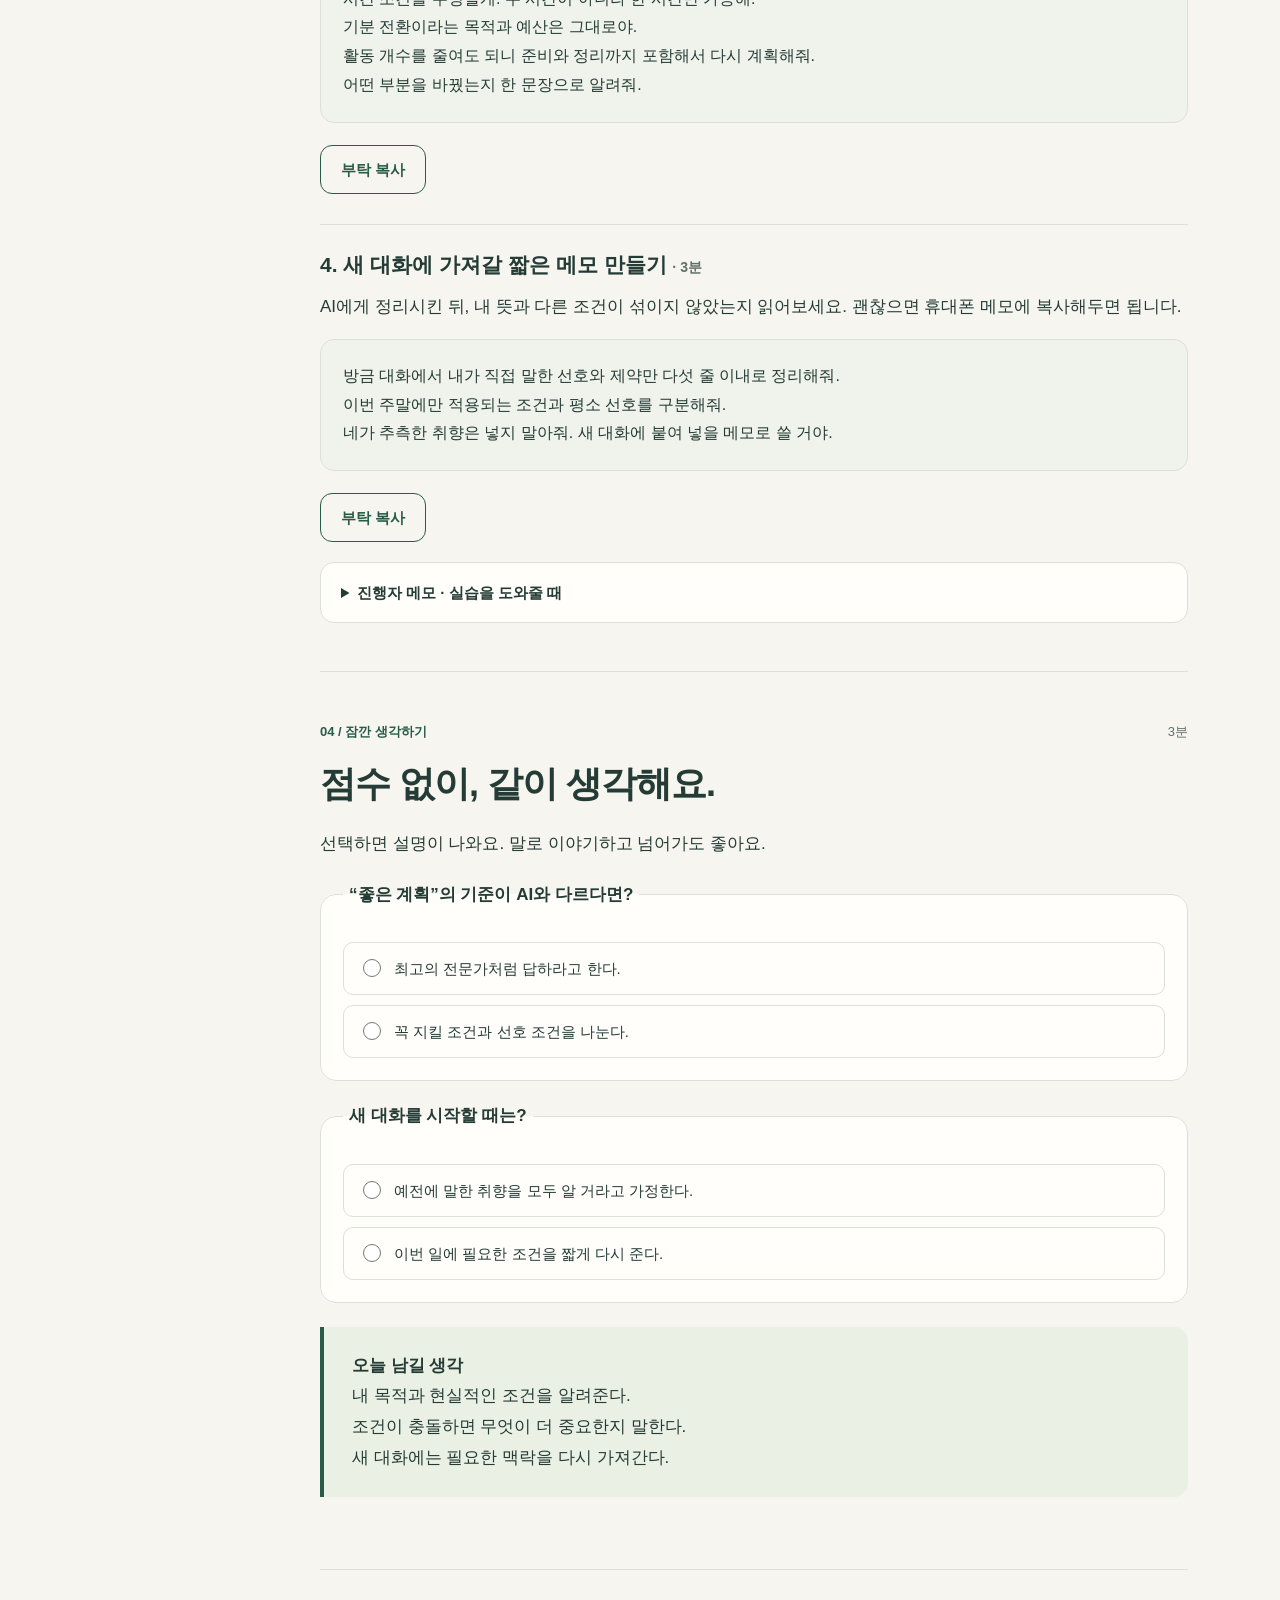
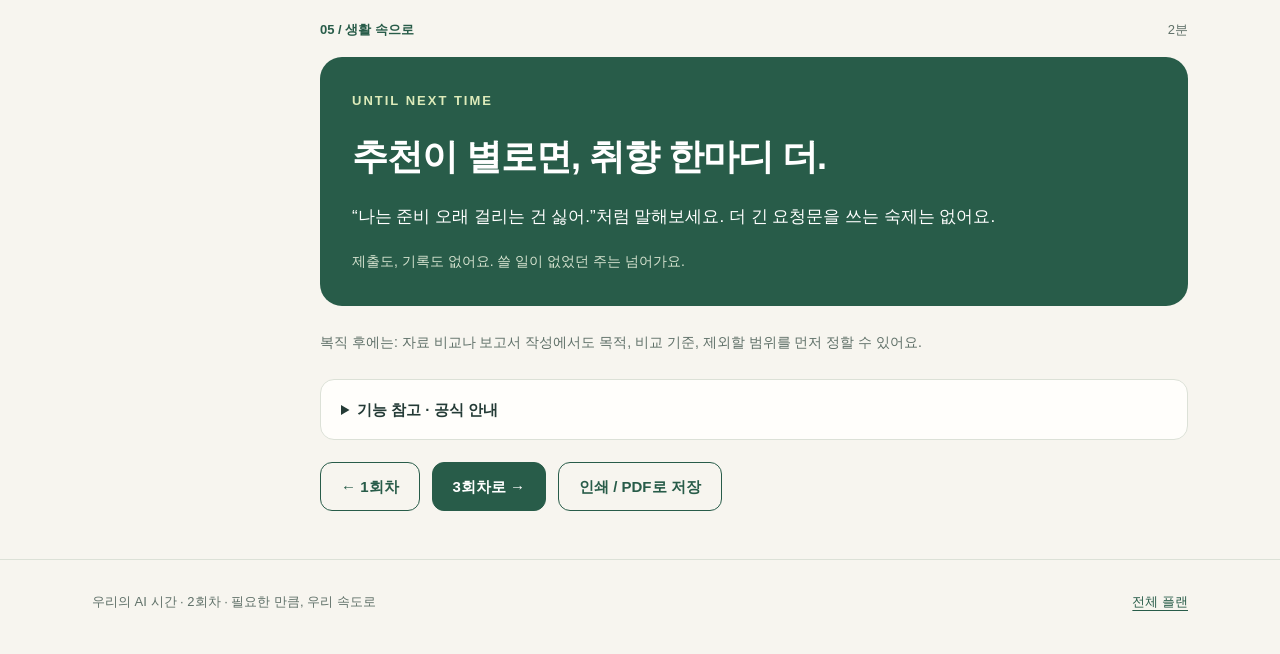
<file: static/ai-study/lesson-02.html>
<!doctype html>
<html lang="ko"><head><meta charset="utf-8"><meta name="viewport" content="width=device-width, initial-scale=1"><meta name="robots" content="noindex, nofollow"><meta name="description" content="주말 계획에 내 조건을 넣고, 새 대화에서도 사용할 짧은 상황 설명을 만들기."><title>2회차 · 내 상황을 얼마나 알려줘야 할까?</title><link rel="stylesheet" href="styles.css"><script src="study.js" defer></script></head>
<body><a class="skip" href="#main">본문으로 건너뛰기</a>
<header class="topbar"><div class="wrap"><a class="brand" href="index.html"><span class="brand-dot" aria-hidden="true"></span>우리의 AI 시간</a><nav class="topnav" aria-label="주 메뉴"><a href="index.html">전체 플랜</a><a href="lesson-02.html" aria-current="page">2회차</a></nav></div></header>
<main class="wrap" id="main"><section class="hero"><p class="eyebrow">SESSION 02 · 맥락과 요청</p><h1>내 상황을 얼마나 알려줘야 할까?</h1><p class="lead">좋은 부탁은 길이보다 필요한 정보가 중요해요. 내 기준이 드러나는 요청을 만들어봐요.</p><div class="meta"><span class="pill">약 30분</span><span class="pill">맥북 + AI 대화창</span><span class="pill">준비물은 아래에</span></div><div class="callout"><p><strong>오늘 해볼 것:</strong> 주말 계획에 내 조건을 넣고, 새 대화에서도 사용할 짧은 상황 설명을 만들기.</p></div><nav class="session-strip" aria-label="회차 바로가기"><a href="lesson-01.html">1회차</a><a href="lesson-02.html" aria-current="page">2회차</a><a href="lesson-03.html">3회차</a><a href="lesson-04.html">4회차</a><a href="lesson-05.html">5회차</a><a href="lesson-06.html">6회차</a><a href="lesson-07.html">7회차</a><a href="lesson-08.html">8회차</a></nav></section>
<div class="lesson-layout"><nav class="lesson-nav" aria-label="수업 순서"><p class="eyebrow">TODAY'S ROUTE</p><a href="#hello">01 · 가볍게 시작</a><a href="#concept">02 · 원리 알아보기</a><a href="#try">03 · 같이 해보기</a><a href="#check">04 · 잠깐 생각하기</a><a href="#life">05 · 생활 속으로</a></nav><div class="lesson-body">
<section class="section" id="hello"><div class="section-label"><span>01 / 가볍게 시작</span><span class="time">3분</span></div><h2>“좋긴 한데, 나한테는 안 맞아.”</h2><p>지난번 추천에서 이런 느낌이 들었나요? 예산, 이동 시간, 취향처럼 빠져 있던 조건이 있었을 수 있어요. 써본 적이 없다면 최근 마음에 안 들었던 추천 하나를 떠올려봐요.</p><div class="card accent"><h3>오늘의 준비</h3><p>주말에 하고 싶은 일 하나와 쓸 수 있는 시간만 생각해두세요. 실제 주소나 자세한 가족 정보는 필요 없어요. 오늘은 특정 가게를 찾기보다 계획의 틀을 만듭니다.</p></div></section>
<section class="section" id="concept"><div class="section-label"><span>02 / 원리 알아보기</span><span class="time">7분</span></div><h2>상황을 공유하는 네 가지 재료.</h2><article class="concept"><h3>1. 목적·상황·제약·결과를 구분해요.</h3><p>목적은 왜 하는지, 상황은 누구와 언제 하는지, 제약은 넘으면 안 되는 조건, 결과는 어떤 형태로 받고 싶은지예요.</p>
<p>예를 들어 “기분 전환이 목적 / 혼자 토요일 오후 / 준비와 이동 포함 2시간 / 후보 두 개를 표로”처럼 짧아도 충분해요. 항상 네 칸을 다 채울 필요는 없습니다.</p></article>
<article class="concept"><h3>2. 조건이 충돌하면 우선순위를 알려줘요.</h3><p>“저렴하고, 가깝고, 특별하고, 한적한 곳”을 모두 만족하기 어려울 수 있어요. 꼭 지켜야 할 조건과 가능하면 좋은 조건을 나누면 선택이 쉬워집니다.</p>
<p>“2시간 안에 끝나는 것이 최우선이고, 새로운 경험은 그다음”처럼 말해보세요. “너는 최고의 전문가야”라는 역할 부여보다 이런 기준이 지금 결과를 판단하는 데 직접 도움이 됩니다.</p></article>
<article class="concept"><h3>3. 현재 대화와 기억은 같지 않아요.</h3><p>같은 대화에서는 앞선 내용을 참고할 수 있지만, 긴 대화의 모든 조건이 항상 정확히 반영되는 것은 아니에요. 새 대화에서 이전 취향을 알고 있다고 가정하지 말고 중요한 조건을 짧게 다시 알려주세요.</p>
<p>앱의 기억 기능이나 프로젝트는 맥락을 이어주는 방법이지만, 설정과 적용 범위가 다를 수 있어요. “계속 기억해줘” 한마디가 저장을 보장하지는 않습니다. 필요한 상황 설명을 직접 보관하면 통제하기 쉬워요.</p></article></section>
<section class="section" id="try"><div class="section-label"><span>03 / 같이 해보기</span><span class="time">15분</span></div><h2>무리 없는 주말 두 시간을 계획해봐요.</h2><p class="section-intro">실제 장소 이름을 검색하지 않아도 됩니다. 오늘은 어떤 조건을 주면 내게 맞는 계획이 나오는지 봐요.</p><p class="small">복사 버튼은 문장만 복사해요. 사용 중인 AI 대화창에 직접 붙여 넣어 보내주세요.</p><article class="practice-step"><h3>1. 일단 필요한 정보를 질문하게 하기 <span class="small">· 3분</span></h3><p>AI가 모르는 조건부터 물어보게 할 수 있어요. 아는 것만 답하고 아직 정하지 않은 것은 그렇다고 말해도 됩니다.</p><pre class="prompt" id="prompt-2-0">이번 주말에 나를 위한 두 시간을 보내고 싶어.
구체적인 계획을 만들기 전에 꼭 필요한 질문 세 개를 한 번에 하나씩 해줘.
아직 실제 가게나 행사 이름은 추천하지 말아줘.</pre><div class="actions"><button class="button secondary" type="button" data-copy="prompt-2-0">부탁 복사</button></div></article><article class="practice-step"><h3>2. 내 우선순위로 계획 두 개 받기 <span class="small">· 5분</span></h3><p>아래 조건을 본인에게 맞게 바꿔 이어서 보내세요. 실제 이동 시간이나 장소의 운영 여부는 오늘 확정하지 않습니다.</p><pre class="prompt" id="prompt-2-1">내 조건을 정리할게.
목적: 무리 없이 기분 전환하기.
상황: 혼자 주말 오후에 움직일 예정이야.
필수 조건: 준비와 왕복 이동을 포함해 2시간 이내, 총비용 2만원 이내.
선호 조건: 한적하고, 잠깐 앉아서 쉴 수 있으면 좋겠어.
실제 장소 이름 대신 활동 유형으로 두 가지 안을 제안해줘.
준비·이동·활동·휴식 시간을 표로 나누고, 시간과 비용의 가정을 따로 밝혀줘.</pre><div class="actions"><button class="button secondary" type="button" data-copy="prompt-2-1">부탁 복사</button></div></article><article class="practice-step"><h3>3. 조건 하나를 바꿔보기 <span class="small">· 4분</span></h3><p>조건을 추가하는 것과 이전 조건을 바꾸는 것을 구분해서 말해봐요. 2시간과 1시간이 함께 남아 혼란스럽지 않게 합니다.</p><pre class="prompt" id="prompt-2-2">시간 조건을 수정할게. 두 시간이 아니라 한 시간만 가능해.
기분 전환이라는 목적과 예산은 그대로야.
활동 개수를 줄여도 되니 준비와 정리까지 포함해서 다시 계획해줘.
어떤 부분을 바꿨는지 한 문장으로 알려줘.</pre><div class="actions"><button class="button secondary" type="button" data-copy="prompt-2-2">부탁 복사</button></div></article><article class="practice-step"><h3>4. 새 대화에 가져갈 짧은 메모 만들기 <span class="small">· 3분</span></h3><p>AI에게 정리시킨 뒤, 내 뜻과 다른 조건이 섞이지 않았는지 읽어보세요. 괜찮으면 휴대폰 메모에 복사해두면 됩니다.</p><pre class="prompt" id="prompt-2-3">방금 대화에서 내가 직접 말한 선호와 제약만 다섯 줄 이내로 정리해줘.
이번 주말에만 적용되는 조건과 평소 선호를 구분해줘.
네가 추측한 취향은 넣지 말아줘. 새 대화에 붙여 넣을 메모로 쓸 거야.</pre><div class="actions"><button class="button secondary" type="button" data-copy="prompt-2-3">부탁 복사</button></div></article><details><summary>진행자 메모 · 실습을 도와줄 때</summary><ul><li>네 가지 재료를 외우게 하지 마세요. 답을 보고 “이게 왜 나한테 안 맞지?”를 이야기하며 필요한 조건을 발견하면 충분합니다.</li><li>시간·예산을 실제와 다르게 넣어도 괜찮아요. 개인정보를 많이 공개하는 것이 맥락을 잘 주는 것이라고 설명하지 마세요.</li><li>상황 메모를 다른 대화에 붙였을 때 답이 똑같을 필요는 없습니다. 중요한 조건이 유지되는지 보면 됩니다.</li></ul></details></section>
<section class="section" id="check"><div class="section-label"><span>04 / 잠깐 생각하기</span><span class="time">3분</span></div><h2>점수 없이, 같이 생각해요.</h2><p>선택하면 설명이 나와요. 말로 이야기하고 넘어가도 좋아요.</p><fieldset class="quiz" data-choice><legend>“좋은 계획”의 기준이 AI와 다르다면?</legend><label><input type="radio" name="q-2-0" value="0" data-feedback="역할은 말투와 관점에 도움을 줄 수 있지만, 내게 좋은 계획의 기준까지 정해주지는 않아요.">최고의 전문가처럼 답하라고 한다.</label><label><input type="radio" name="q-2-0" value="1" data-feedback="좋아요. 기준이 드러나면 결과를 평가하고 수정하는 방향이 분명해져요.">꼭 지킬 조건과 선호 조건을 나눈다.</label><p class="feedback" aria-live="polite"></p></fieldset><p class="print-only">함께 이야기하기: “좋은 계획”의 기준이 AI와 다르다면?</p><fieldset class="quiz" data-choice><legend>새 대화를 시작할 때는?</legend><label><input type="radio" name="q-2-1" value="0" data-feedback="다른 대화에 무엇이 이어지는지는 서비스 설정에 따라 달라요. 중요한 조건은 다시 전달하는 편이 확실합니다.">예전에 말한 취향을 모두 알 거라고 가정한다.</label><label><input type="radio" name="q-2-1" value="1" data-feedback="맞아요. 모든 과거 이야기를 옮길 필요 없이 결과를 바꾸는 정보만 주면 됩니다.">이번 일에 필요한 조건을 짧게 다시 준다.</label><p class="feedback" aria-live="polite"></p></fieldset><p class="print-only">함께 이야기하기: 새 대화를 시작할 때는?</p><div class="callout"><p><strong>오늘 남길 생각</strong><br>내 목적과 현실적인 조건을 알려준다.<br>조건이 충돌하면 무엇이 더 중요한지 말한다.<br>새 대화에는 필요한 맥락을 다시 가져간다.</p></div><noscript><p>선택형 설명은 JavaScript를 켜면 볼 수 있어요. 위 질문을 말로 이야기하고, 오늘 남길 생각과 연결해보세요.</p></noscript></section>
<section class="section" id="life"><div class="section-label"><span>05 / 생활 속으로</span><span class="time">2분</span></div><div class="end-card"><p class="eyebrow">UNTIL NEXT TIME</p><h2>추천이 별로면, 취향 한마디 더.</h2><p>“나는 준비 오래 걸리는 건 싫어.”처럼 말해보세요. 더 긴 요청문을 쓰는 숙제는 없어요.</p><p class="small">제출도, 기록도 없어요. 쓸 일이 없었던 주는 넘어가요.</p></div><p class="small bridge">복직 후에는: 자료 비교나 보고서 작성에서도 목적, 비교 기준, 제외할 범위를 먼저 정할 수 있어요.</p><details class="source-note"><summary>기능 참고 · 공식 안내</summary><p>화면과 제공 기능은 계정·앱 버전에 따라 다를 수 있어요. 실습의 대체 방법으로 진행해도 됩니다.</p><ul><li><a href="https://learn.chatgpt.com/docs/projects" target="_blank" rel="noopener noreferrer">ChatGPT의 프로젝트와 대화 ↗</a></li></ul></details><div class="actions"><a class="button secondary" href="lesson-01.html">← 1회차</a><a class="button" href="lesson-03.html">3회차로 →</a><button class="button secondary" type="button" data-print>인쇄 / PDF로 저장</button></div></section>
</div></div></main><footer class="footer"><div class="wrap"><span>우리의 AI 시간 · 2회차 · 필요한 만큼, 우리 속도로</span><a href="index.html">전체 플랜</a></div></footer></body></html>
</file>
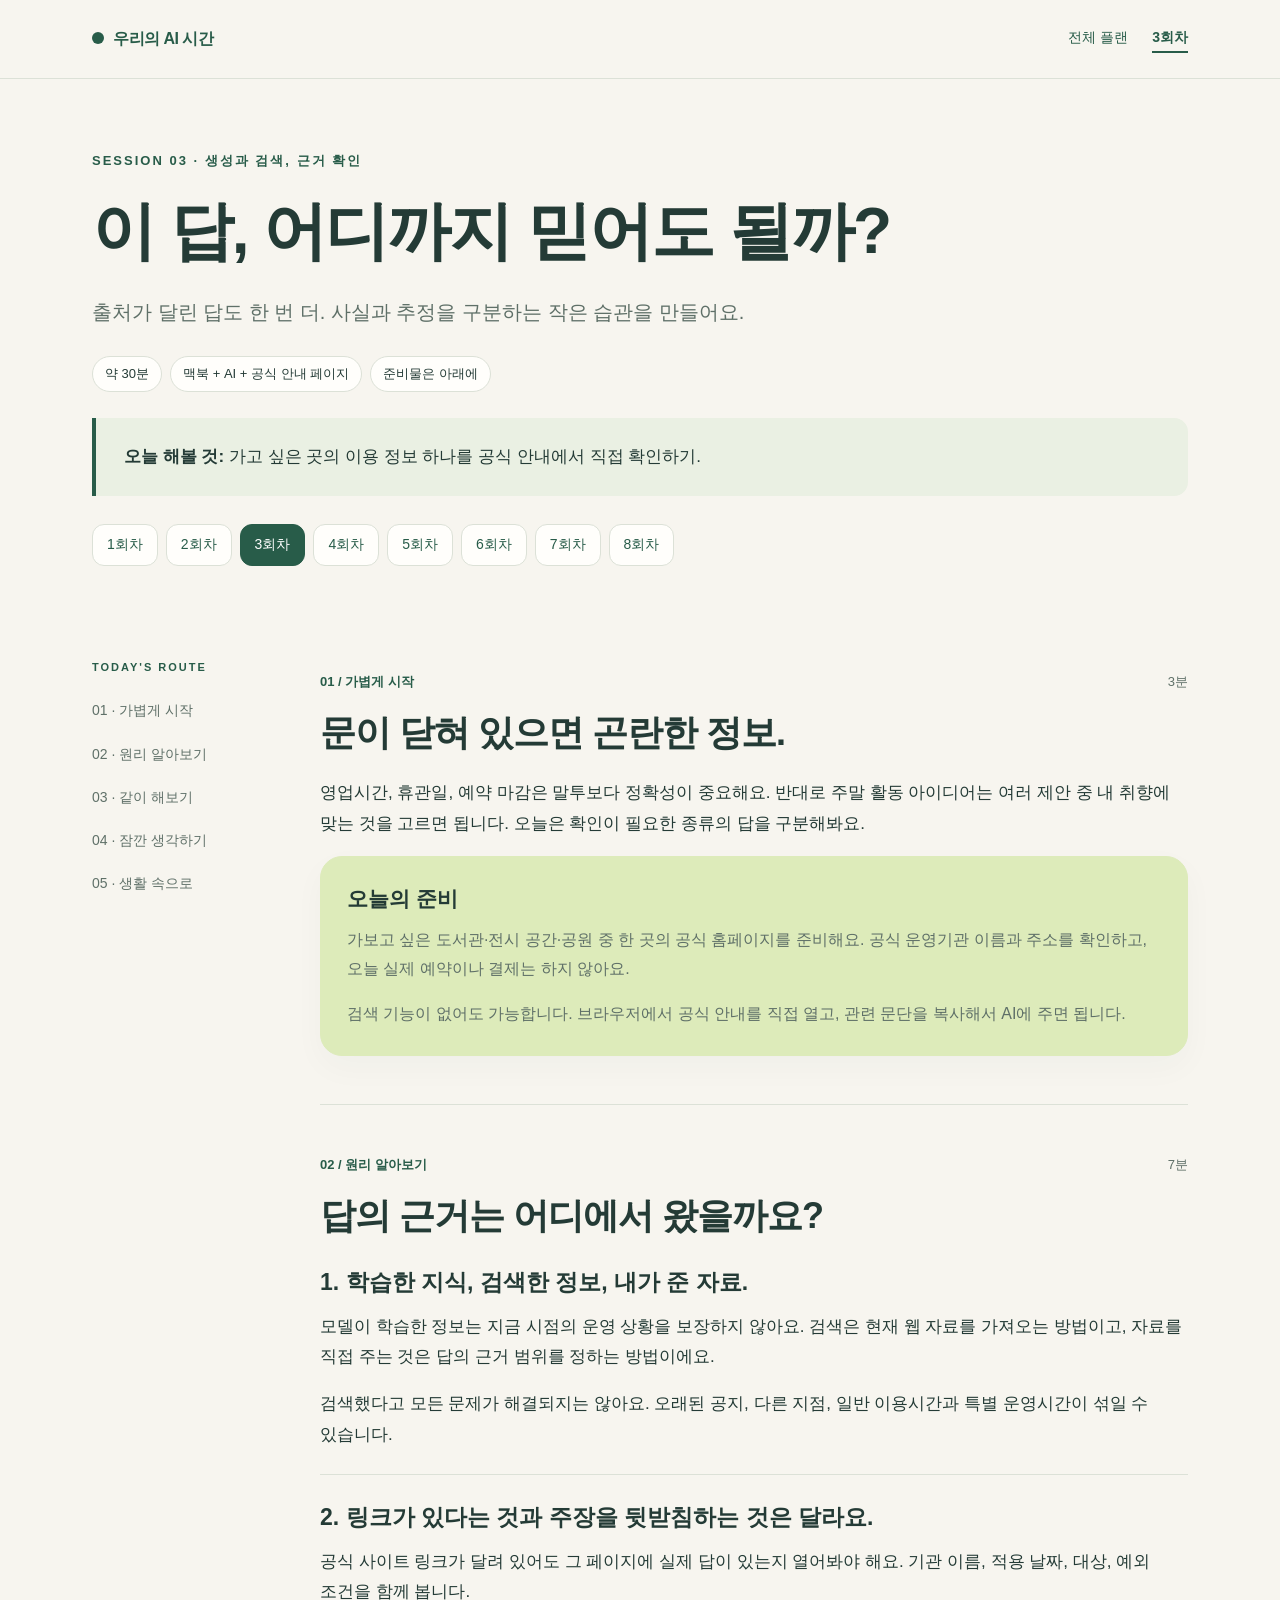
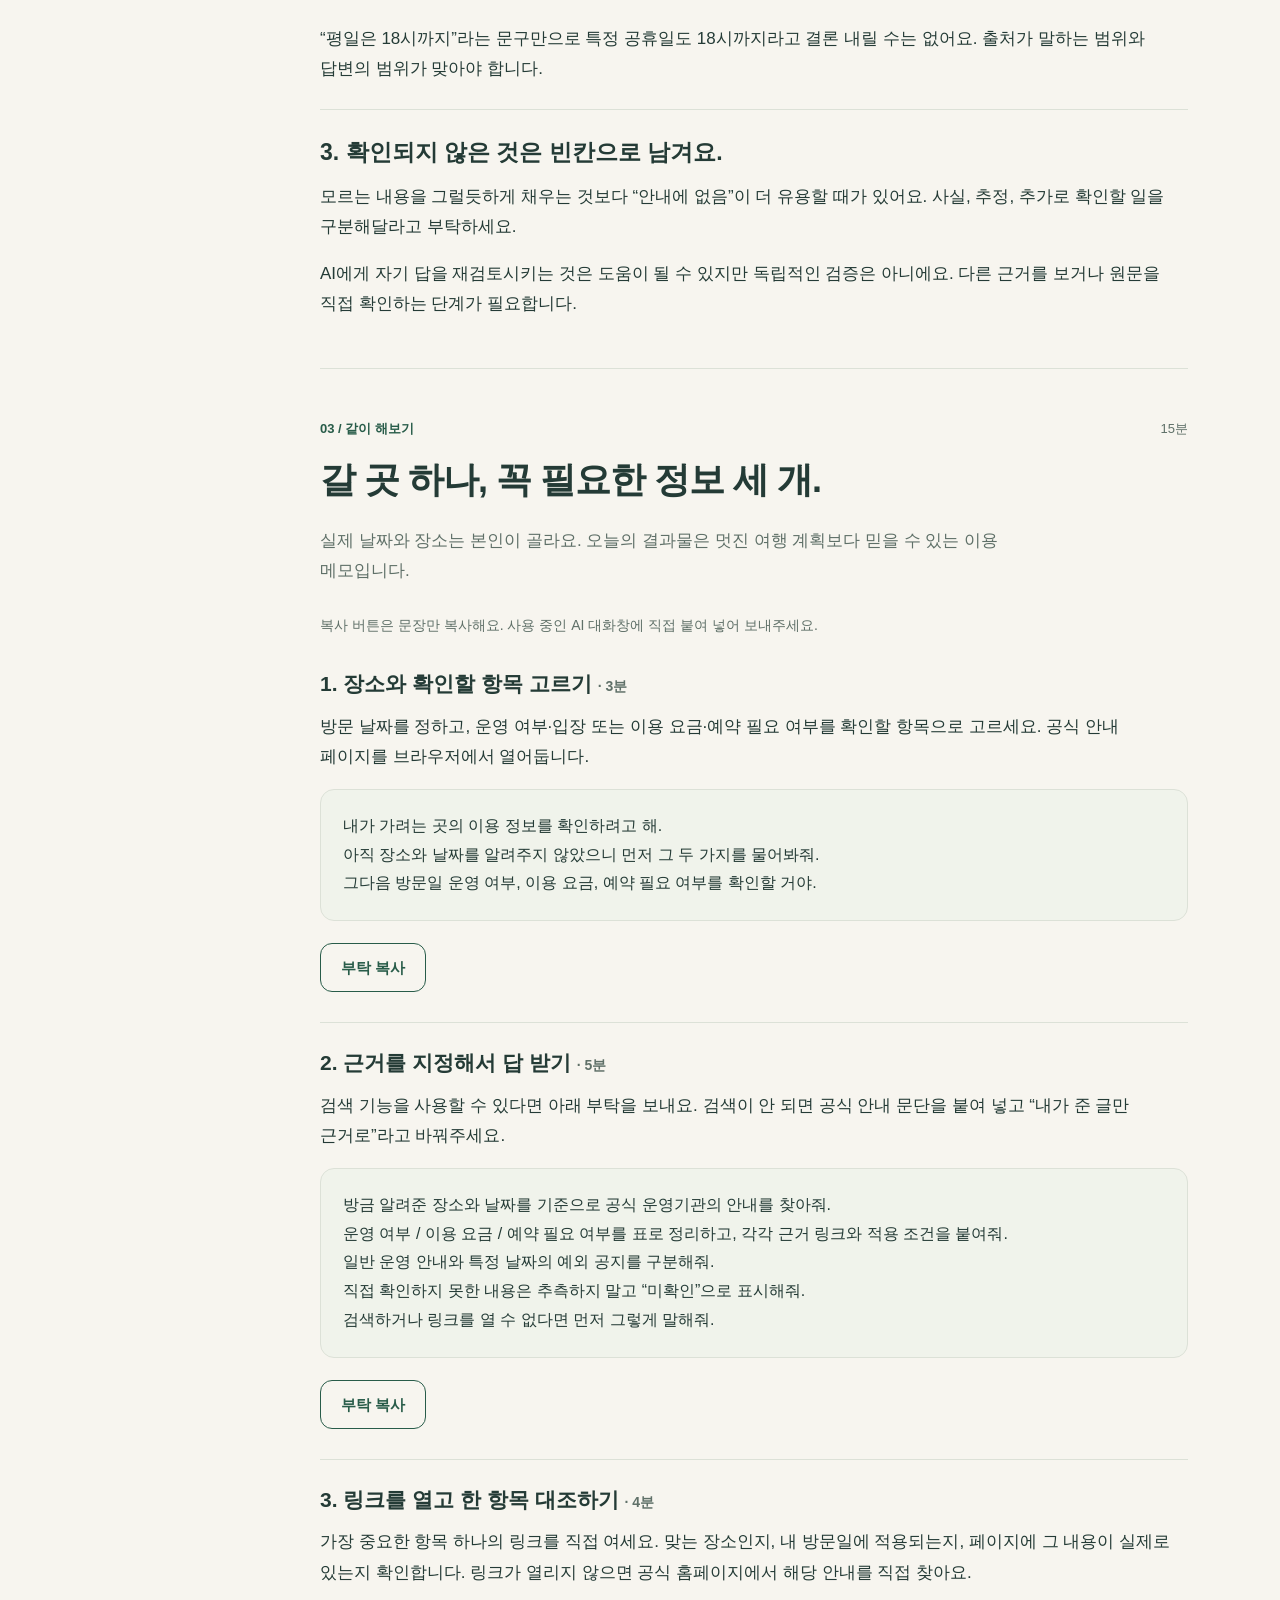
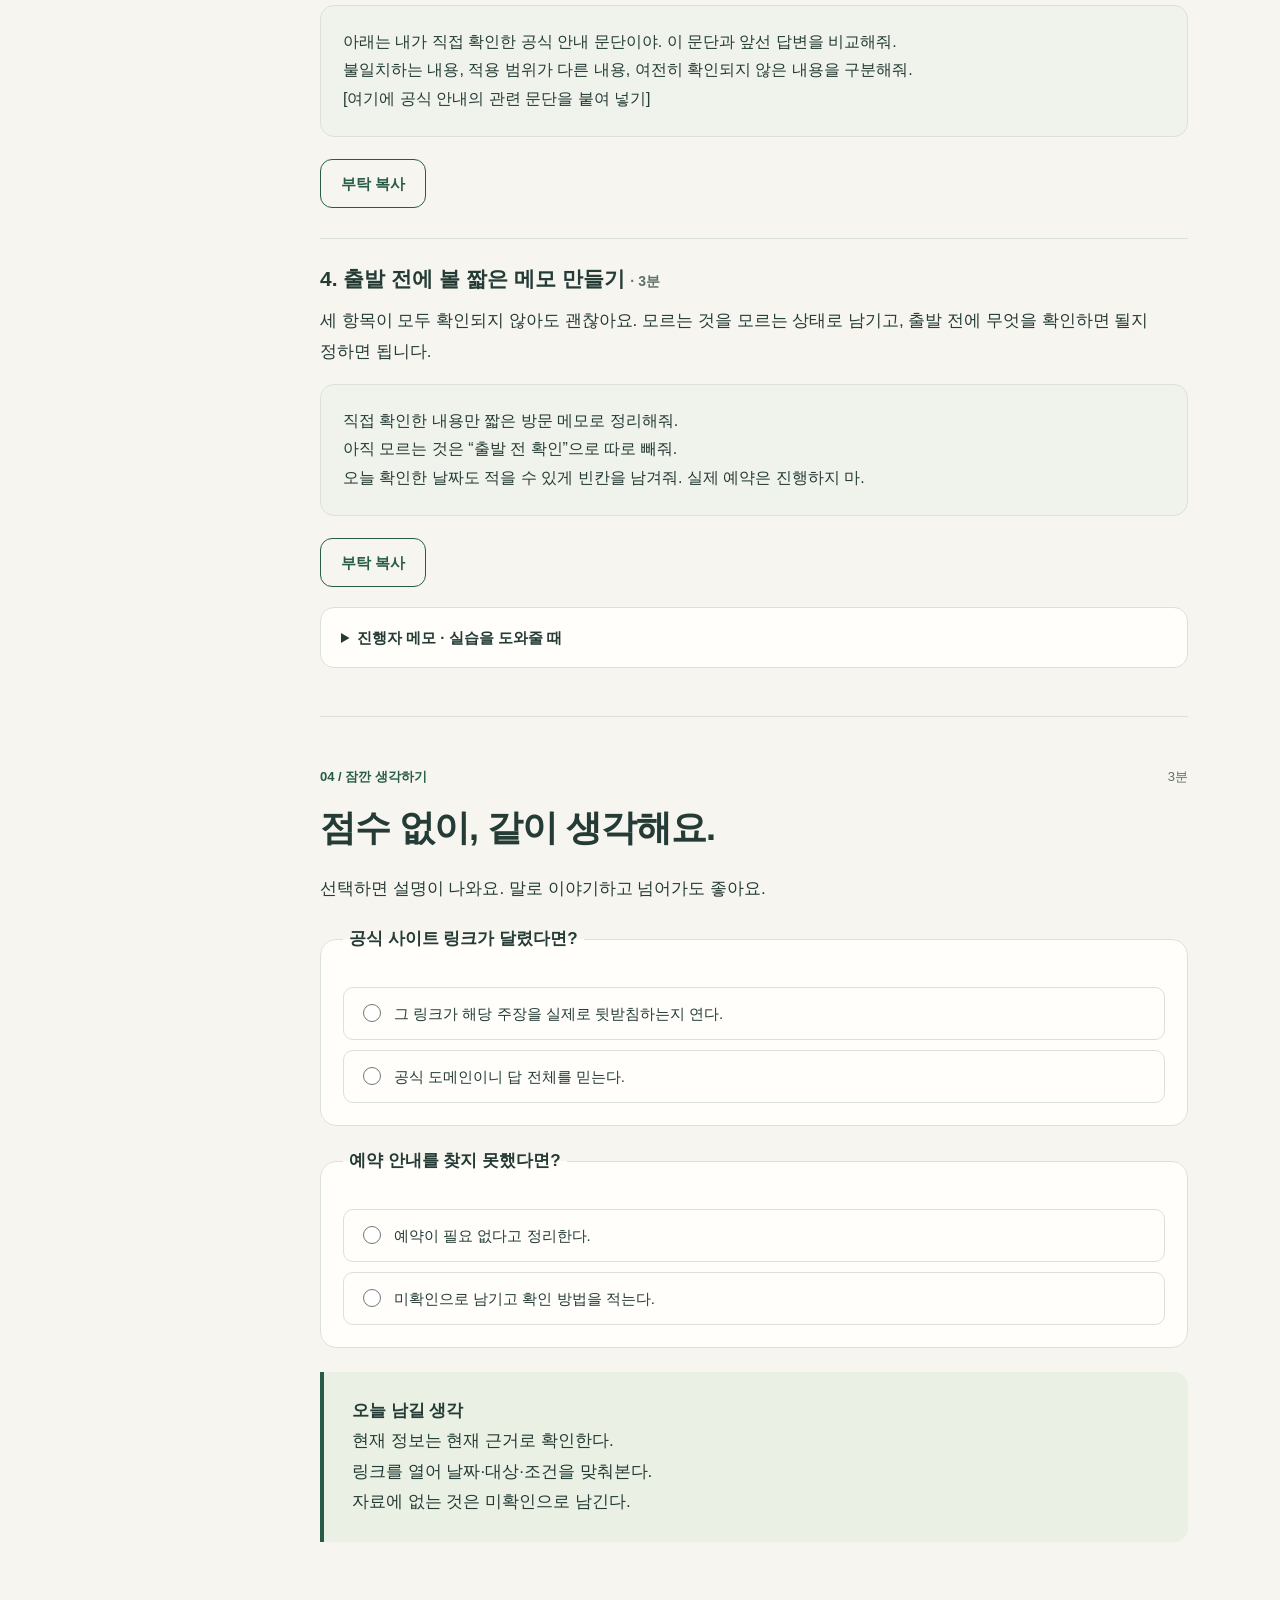
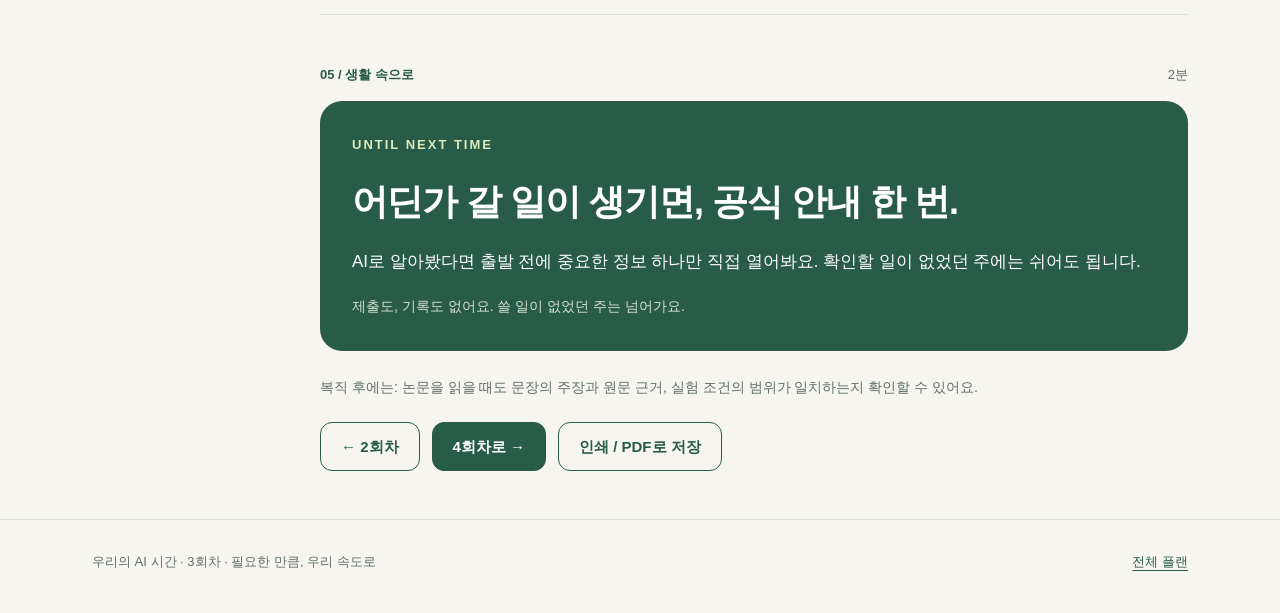
<file: static/ai-study/lesson-03.html>
<!doctype html>
<html lang="ko"><head><meta charset="utf-8"><meta name="viewport" content="width=device-width, initial-scale=1"><meta name="robots" content="noindex, nofollow"><meta name="description" content="가고 싶은 곳의 이용 정보 하나를 공식 안내에서 직접 확인하기."><title>3회차 · 이 답, 어디까지 믿어도 될까?</title><link rel="stylesheet" href="styles.css"><script src="study.js" defer></script></head>
<body><a class="skip" href="#main">본문으로 건너뛰기</a>
<header class="topbar"><div class="wrap"><a class="brand" href="index.html"><span class="brand-dot" aria-hidden="true"></span>우리의 AI 시간</a><nav class="topnav" aria-label="주 메뉴"><a href="index.html">전체 플랜</a><a href="lesson-03.html" aria-current="page">3회차</a></nav></div></header>
<main class="wrap" id="main"><section class="hero"><p class="eyebrow">SESSION 03 · 생성과 검색, 근거 확인</p><h1>이 답, 어디까지 믿어도 될까?</h1><p class="lead">출처가 달린 답도 한 번 더. 사실과 추정을 구분하는 작은 습관을 만들어요.</p><div class="meta"><span class="pill">약 30분</span><span class="pill">맥북 + AI + 공식 안내 페이지</span><span class="pill">준비물은 아래에</span></div><div class="callout"><p><strong>오늘 해볼 것:</strong> 가고 싶은 곳의 이용 정보 하나를 공식 안내에서 직접 확인하기.</p></div><nav class="session-strip" aria-label="회차 바로가기"><a href="lesson-01.html">1회차</a><a href="lesson-02.html">2회차</a><a href="lesson-03.html" aria-current="page">3회차</a><a href="lesson-04.html">4회차</a><a href="lesson-05.html">5회차</a><a href="lesson-06.html">6회차</a><a href="lesson-07.html">7회차</a><a href="lesson-08.html">8회차</a></nav></section>
<div class="lesson-layout"><nav class="lesson-nav" aria-label="수업 순서"><p class="eyebrow">TODAY'S ROUTE</p><a href="#hello">01 · 가볍게 시작</a><a href="#concept">02 · 원리 알아보기</a><a href="#try">03 · 같이 해보기</a><a href="#check">04 · 잠깐 생각하기</a><a href="#life">05 · 생활 속으로</a></nav><div class="lesson-body">
<section class="section" id="hello"><div class="section-label"><span>01 / 가볍게 시작</span><span class="time">3분</span></div><h2>문이 닫혀 있으면 곤란한 정보.</h2><p>영업시간, 휴관일, 예약 마감은 말투보다 정확성이 중요해요. 반대로 주말 활동 아이디어는 여러 제안 중 내 취향에 맞는 것을 고르면 됩니다. 오늘은 확인이 필요한 종류의 답을 구분해봐요.</p><div class="card accent"><h3>오늘의 준비</h3><p>가보고 싶은 도서관·전시 공간·공원 중 한 곳의 공식 홈페이지를 준비해요. 공식 운영기관 이름과 주소를 확인하고, 오늘 실제 예약이나 결제는 하지 않아요.</p>
<p>검색 기능이 없어도 가능합니다. 브라우저에서 공식 안내를 직접 열고, 관련 문단을 복사해서 AI에 주면 됩니다.</p></div></section>
<section class="section" id="concept"><div class="section-label"><span>02 / 원리 알아보기</span><span class="time">7분</span></div><h2>답의 근거는 어디에서 왔을까요?</h2><article class="concept"><h3>1. 학습한 지식, 검색한 정보, 내가 준 자료.</h3><p>모델이 학습한 정보는 지금 시점의 운영 상황을 보장하지 않아요. 검색은 현재 웹 자료를 가져오는 방법이고, 자료를 직접 주는 것은 답의 근거 범위를 정하는 방법이에요.</p>
<p>검색했다고 모든 문제가 해결되지는 않아요. 오래된 공지, 다른 지점, 일반 이용시간과 특별 운영시간이 섞일 수 있습니다.</p></article>
<article class="concept"><h3>2. 링크가 있다는 것과 주장을 뒷받침하는 것은 달라요.</h3><p>공식 사이트 링크가 달려 있어도 그 페이지에 실제 답이 있는지 열어봐야 해요. 기관 이름, 적용 날짜, 대상, 예외 조건을 함께 봅니다.</p>
<p>“평일은 18시까지”라는 문구만으로 특정 공휴일도 18시까지라고 결론 내릴 수는 없어요. 출처가 말하는 범위와 답변의 범위가 맞아야 합니다.</p></article>
<article class="concept"><h3>3. 확인되지 않은 것은 빈칸으로 남겨요.</h3><p>모르는 내용을 그럴듯하게 채우는 것보다 “안내에 없음”이 더 유용할 때가 있어요. 사실, 추정, 추가로 확인할 일을 구분해달라고 부탁하세요.</p>
<p>AI에게 자기 답을 재검토시키는 것은 도움이 될 수 있지만 독립적인 검증은 아니에요. 다른 근거를 보거나 원문을 직접 확인하는 단계가 필요합니다.</p></article></section>
<section class="section" id="try"><div class="section-label"><span>03 / 같이 해보기</span><span class="time">15분</span></div><h2>갈 곳 하나, 꼭 필요한 정보 세 개.</h2><p class="section-intro">실제 날짜와 장소는 본인이 골라요. 오늘의 결과물은 멋진 여행 계획보다 믿을 수 있는 이용 메모입니다.</p><p class="small">복사 버튼은 문장만 복사해요. 사용 중인 AI 대화창에 직접 붙여 넣어 보내주세요.</p><article class="practice-step"><h3>1. 장소와 확인할 항목 고르기 <span class="small">· 3분</span></h3><p>방문 날짜를 정하고, 운영 여부·입장 또는 이용 요금·예약 필요 여부를 확인할 항목으로 고르세요. 공식 안내 페이지를 브라우저에서 열어둡니다.</p><pre class="prompt" id="prompt-3-0">내가 가려는 곳의 이용 정보를 확인하려고 해.
아직 장소와 날짜를 알려주지 않았으니 먼저 그 두 가지를 물어봐줘.
그다음 방문일 운영 여부, 이용 요금, 예약 필요 여부를 확인할 거야.</pre><div class="actions"><button class="button secondary" type="button" data-copy="prompt-3-0">부탁 복사</button></div></article><article class="practice-step"><h3>2. 근거를 지정해서 답 받기 <span class="small">· 5분</span></h3><p>검색 기능을 사용할 수 있다면 아래 부탁을 보내요. 검색이 안 되면 공식 안내 문단을 붙여 넣고 “내가 준 글만 근거로”라고 바꿔주세요.</p><pre class="prompt" id="prompt-3-1">방금 알려준 장소와 날짜를 기준으로 공식 운영기관의 안내를 찾아줘.
운영 여부 / 이용 요금 / 예약 필요 여부를 표로 정리하고, 각각 근거 링크와 적용 조건을 붙여줘.
일반 운영 안내와 특정 날짜의 예외 공지를 구분해줘.
직접 확인하지 못한 내용은 추측하지 말고 “미확인”으로 표시해줘.
검색하거나 링크를 열 수 없다면 먼저 그렇게 말해줘.</pre><div class="actions"><button class="button secondary" type="button" data-copy="prompt-3-1">부탁 복사</button></div></article><article class="practice-step"><h3>3. 링크를 열고 한 항목 대조하기 <span class="small">· 4분</span></h3><p>가장 중요한 항목 하나의 링크를 직접 여세요. 맞는 장소인지, 내 방문일에 적용되는지, 페이지에 그 내용이 실제로 있는지 확인합니다. 링크가 열리지 않으면 공식 홈페이지에서 해당 안내를 직접 찾아요.</p><pre class="prompt" id="prompt-3-2">아래는 내가 직접 확인한 공식 안내 문단이야. 이 문단과 앞선 답변을 비교해줘.
불일치하는 내용, 적용 범위가 다른 내용, 여전히 확인되지 않은 내용을 구분해줘.
[여기에 공식 안내의 관련 문단을 붙여 넣기]</pre><div class="actions"><button class="button secondary" type="button" data-copy="prompt-3-2">부탁 복사</button></div></article><article class="practice-step"><h3>4. 출발 전에 볼 짧은 메모 만들기 <span class="small">· 3분</span></h3><p>세 항목이 모두 확인되지 않아도 괜찮아요. 모르는 것을 모르는 상태로 남기고, 출발 전에 무엇을 확인하면 될지 정하면 됩니다.</p><pre class="prompt" id="prompt-3-3">직접 확인한 내용만 짧은 방문 메모로 정리해줘.
아직 모르는 것은 “출발 전 확인”으로 따로 빼줘.
오늘 확인한 날짜도 적을 수 있게 빈칸을 남겨줘. 실제 예약은 진행하지 마.</pre><div class="actions"><button class="button secondary" type="button" data-copy="prompt-3-3">부탁 복사</button></div></article><details><summary>진행자 메모 · 실습을 도와줄 때</summary><ul><li>틀린 답을 억지로 유도할 필요는 없어요. 처음부터 맞았다면 출처와 날짜까지 확인한 경험 자체가 성과입니다.</li><li>공식 안내가 불명확하면 오늘 결론을 내리지 않아도 됩니다. 문의가 필요한 항목으로 남겨두세요.</li><li>날짜가 없는 일반 소개 페이지보다 방문하려는 날짜의 공지가 더 구체적인 근거인지 살펴보세요. 안내 간 충돌도 무시하지 않습니다.</li></ul></details></section>
<section class="section" id="check"><div class="section-label"><span>04 / 잠깐 생각하기</span><span class="time">3분</span></div><h2>점수 없이, 같이 생각해요.</h2><p>선택하면 설명이 나와요. 말로 이야기하고 넘어가도 좋아요.</p><fieldset class="quiz" data-choice><legend>공식 사이트 링크가 달렸다면?</legend><label><input type="radio" name="q-3-0" value="0" data-feedback="맞아요. 장소·날짜·예외 조건까지 일치해야 내 질문의 근거가 됩니다.">그 링크가 해당 주장을 실제로 뒷받침하는지 연다.</label><label><input type="radio" name="q-3-0" value="1" data-feedback="링크는 공식이어도 다른 지점이나 일반 안내일 수 있어요. 내용을 직접 확인해야 합니다.">공식 도메인이니 답 전체를 믿는다.</label><p class="feedback" aria-live="polite"></p></fieldset><p class="print-only">함께 이야기하기: 공식 사이트 링크가 달렸다면?</p><fieldset class="quiz" data-choice><legend>예약 안내를 찾지 못했다면?</legend><label><input type="radio" name="q-3-1" value="0" data-feedback="안내를 찾지 못한 것과 예약이 필요 없는 것은 달라요.">예약이 필요 없다고 정리한다.</label><label><input type="radio" name="q-3-1" value="1" data-feedback="좋아요. 빈칸을 드러내면 실제로 행동하기 전에 무엇을 확인해야 할지 알 수 있어요.">미확인으로 남기고 확인 방법을 적는다.</label><p class="feedback" aria-live="polite"></p></fieldset><p class="print-only">함께 이야기하기: 예약 안내를 찾지 못했다면?</p><div class="callout"><p><strong>오늘 남길 생각</strong><br>현재 정보는 현재 근거로 확인한다.<br>링크를 열어 날짜·대상·조건을 맞춰본다.<br>자료에 없는 것은 미확인으로 남긴다.</p></div><noscript><p>선택형 설명은 JavaScript를 켜면 볼 수 있어요. 위 질문을 말로 이야기하고, 오늘 남길 생각과 연결해보세요.</p></noscript></section>
<section class="section" id="life"><div class="section-label"><span>05 / 생활 속으로</span><span class="time">2분</span></div><div class="end-card"><p class="eyebrow">UNTIL NEXT TIME</p><h2>어딘가 갈 일이 생기면, 공식 안내 한 번.</h2><p>AI로 알아봤다면 출발 전에 중요한 정보 하나만 직접 열어봐요. 확인할 일이 없었던 주에는 쉬어도 됩니다.</p><p class="small">제출도, 기록도 없어요. 쓸 일이 없었던 주는 넘어가요.</p></div><p class="small bridge">복직 후에는: 논문을 읽을 때도 문장의 주장과 원문 근거, 실험 조건의 범위가 일치하는지 확인할 수 있어요.</p><div class="actions"><a class="button secondary" href="lesson-02.html">← 2회차</a><a class="button" href="lesson-04.html">4회차로 →</a><button class="button secondary" type="button" data-print>인쇄 / PDF로 저장</button></div></section>
</div></div></main><footer class="footer"><div class="wrap"><span>우리의 AI 시간 · 3회차 · 필요한 만큼, 우리 속도로</span><a href="index.html">전체 플랜</a></div></footer></body></html>
</file>
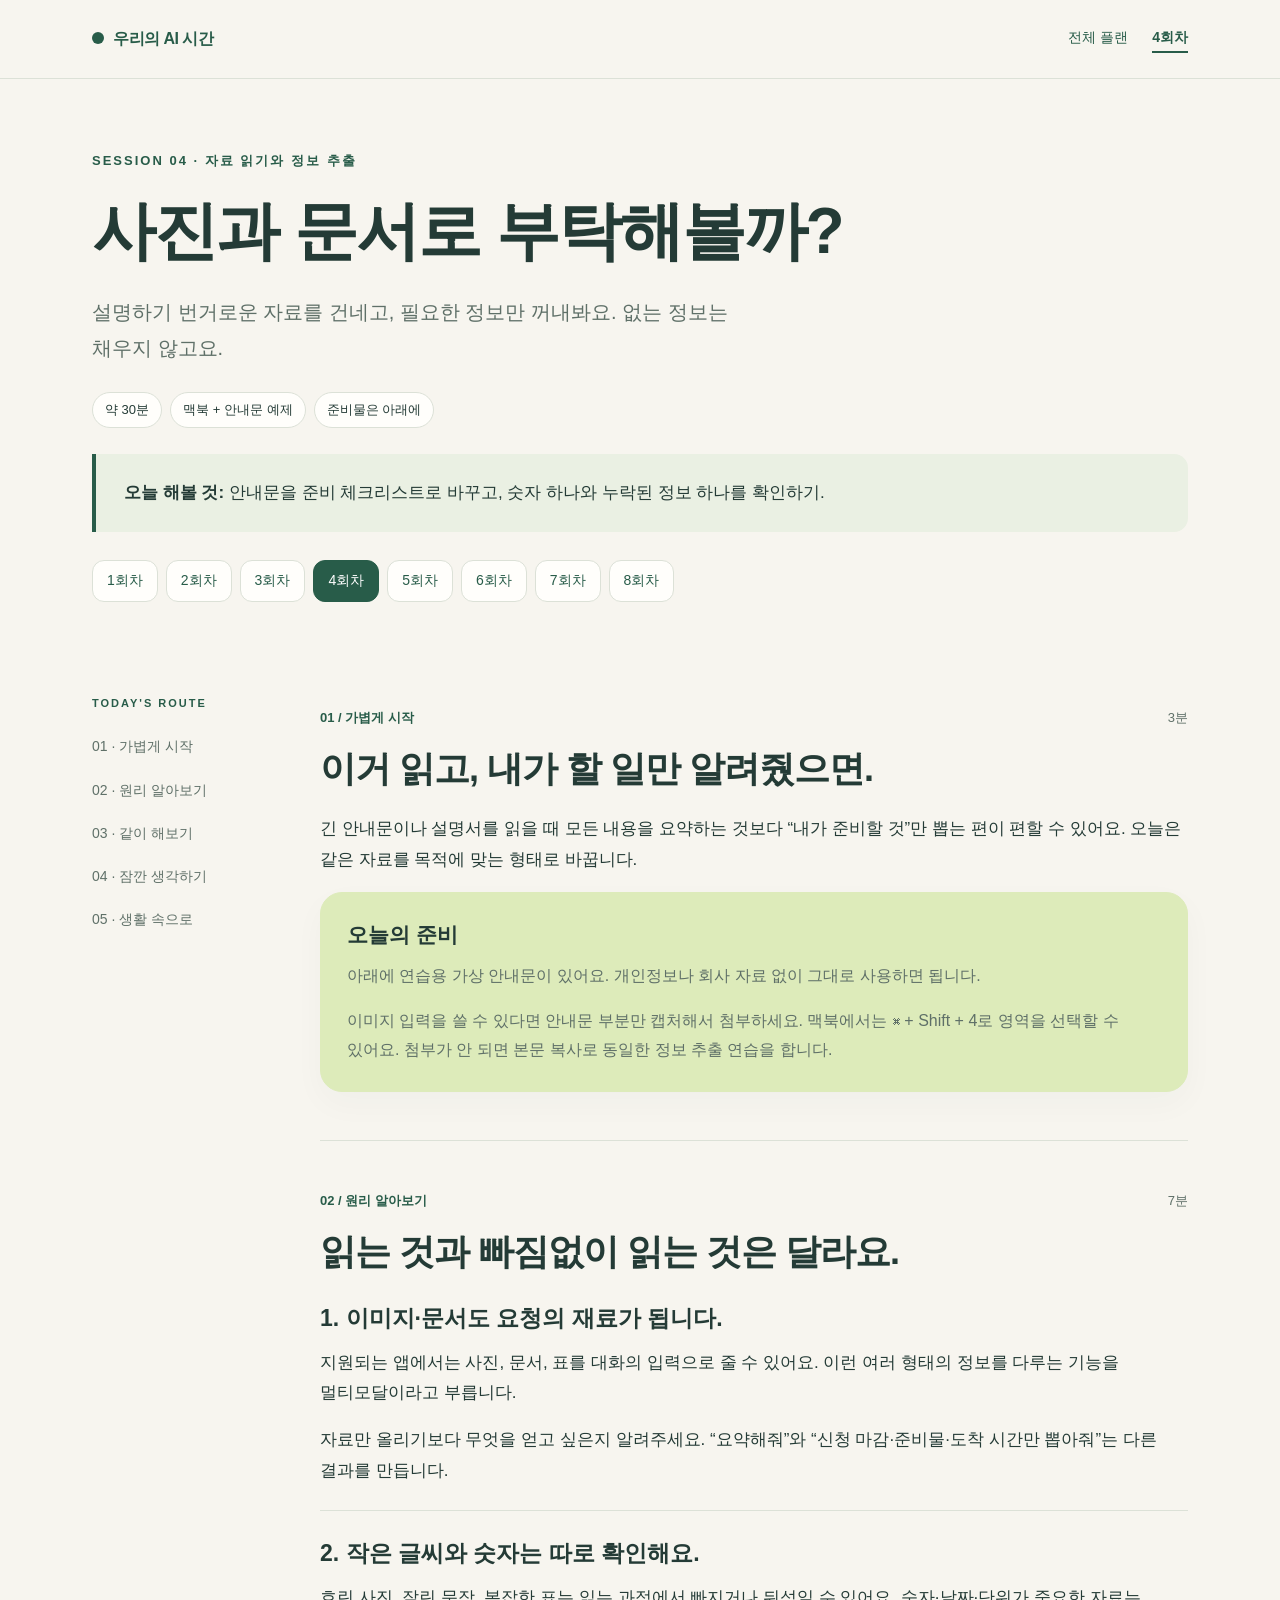
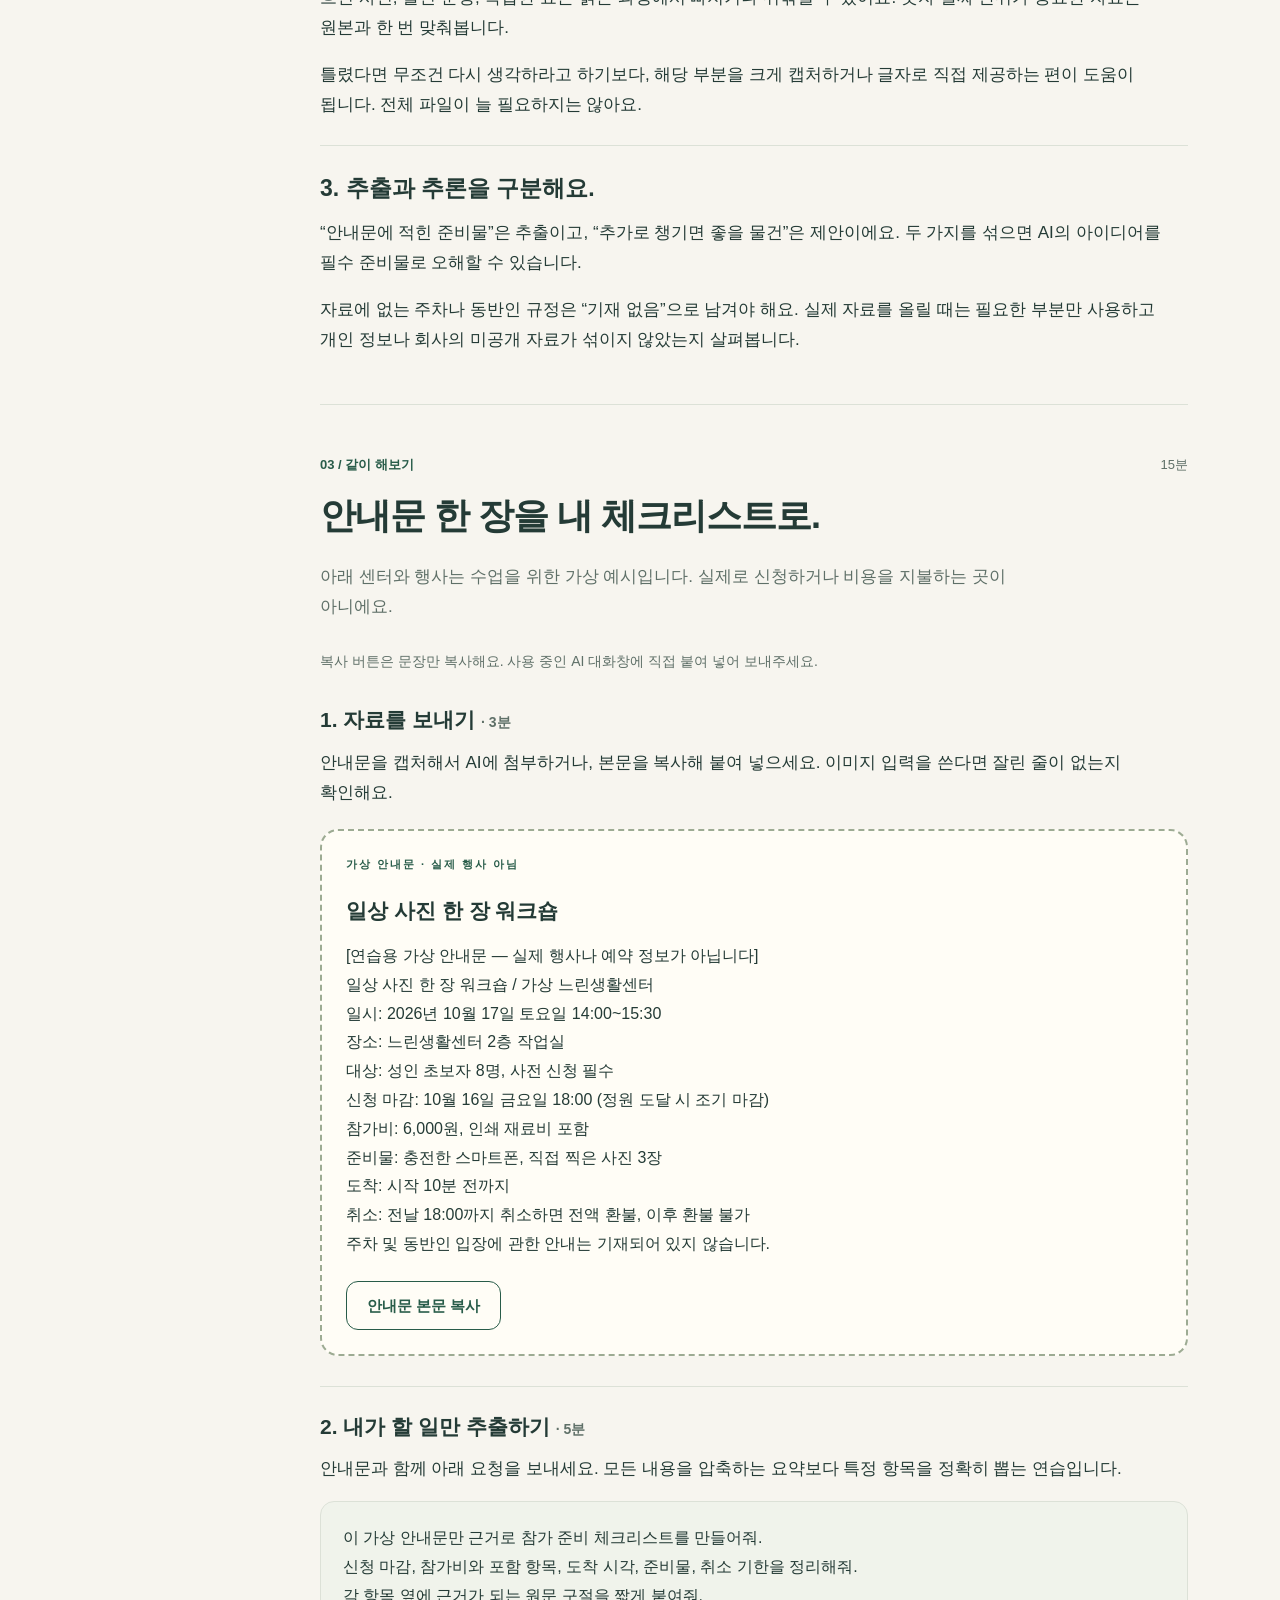
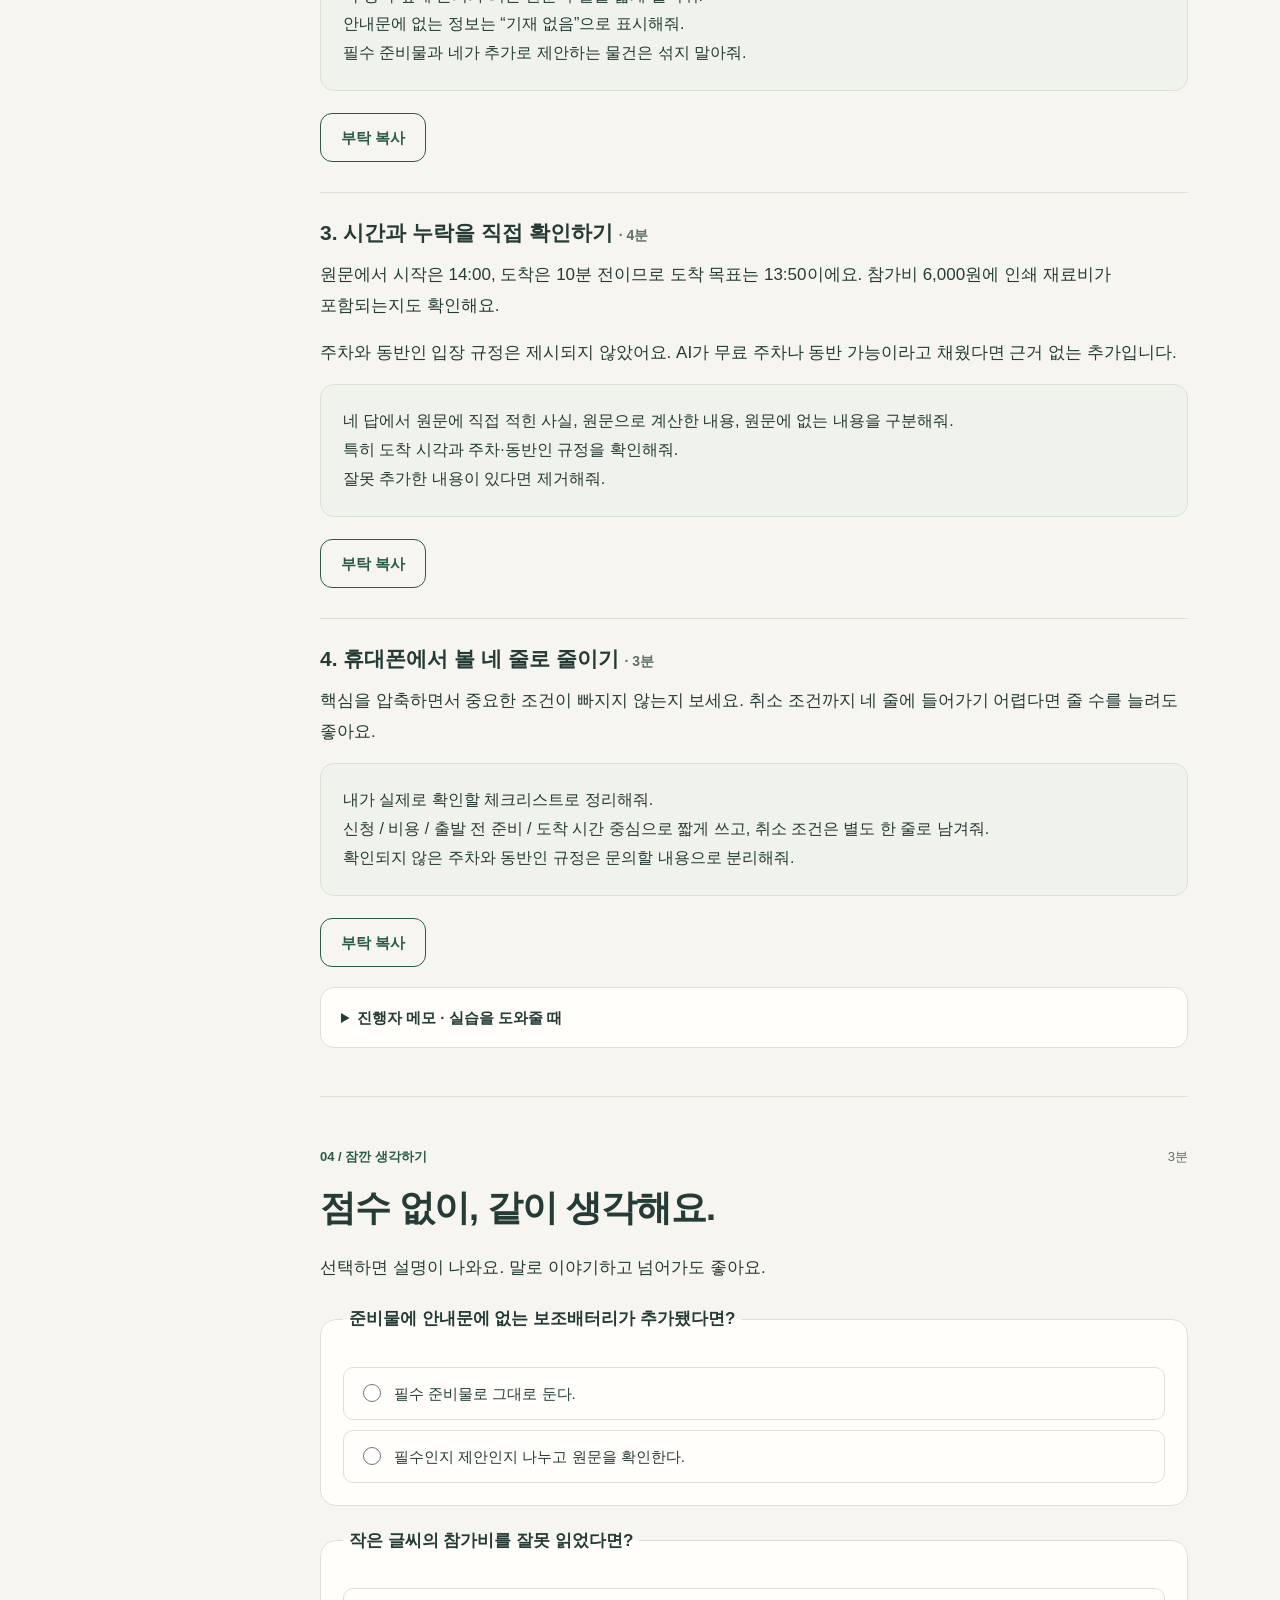
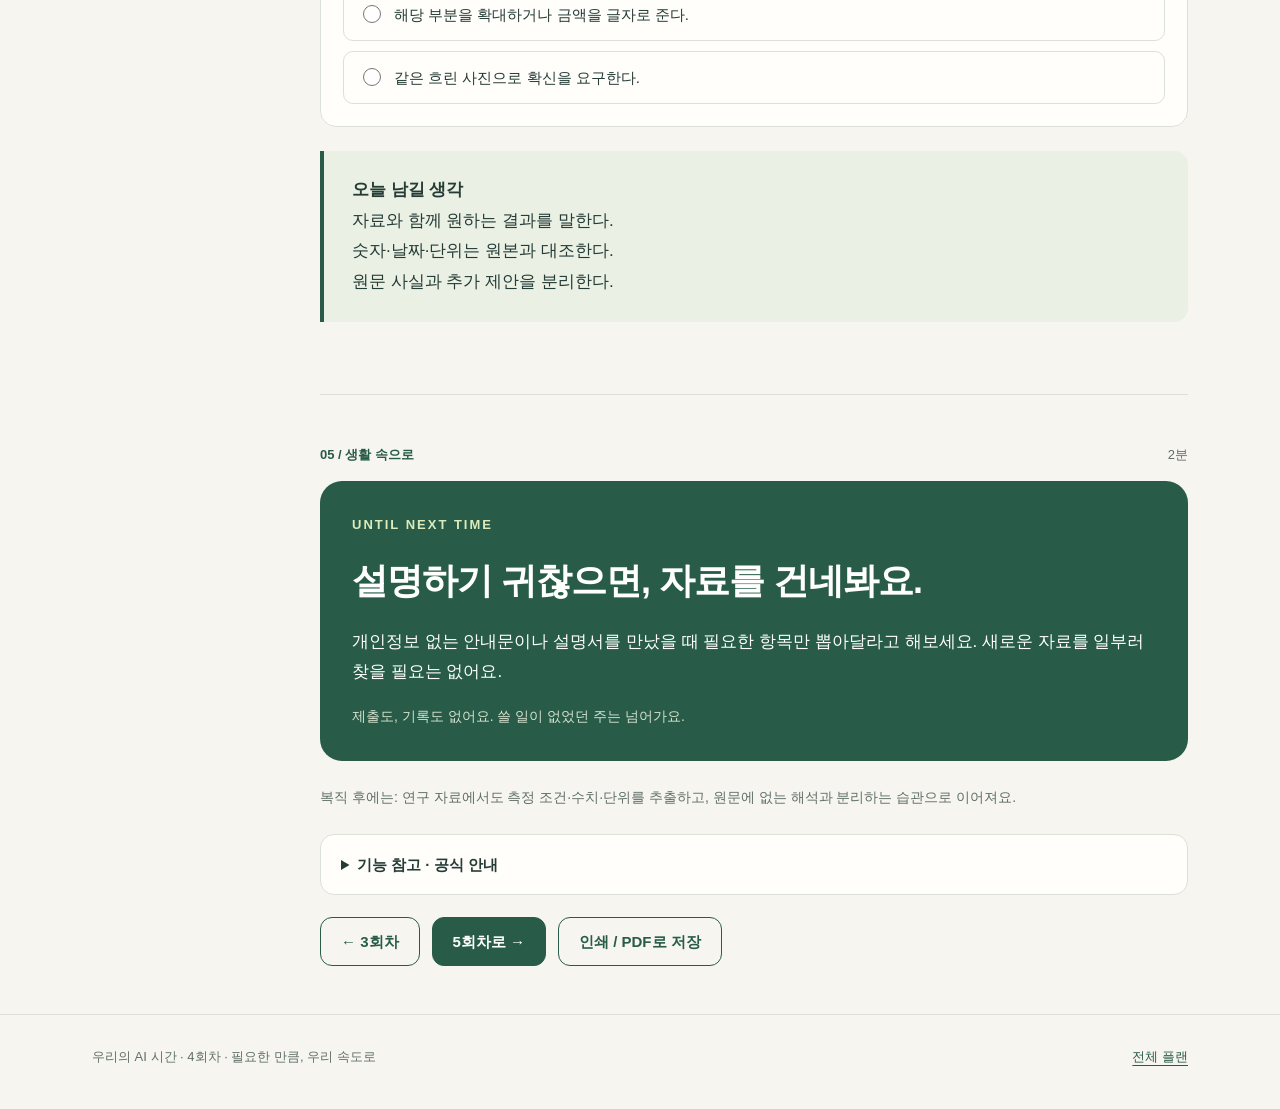
<file: static/ai-study/lesson-04.html>
<!doctype html>
<html lang="ko"><head><meta charset="utf-8"><meta name="viewport" content="width=device-width, initial-scale=1"><meta name="robots" content="noindex, nofollow"><meta name="description" content="안내문을 준비 체크리스트로 바꾸고, 숫자 하나와 누락된 정보 하나를 확인하기."><title>4회차 · 사진과 문서로 부탁해볼까?</title><link rel="stylesheet" href="styles.css"><script src="study.js" defer></script></head>
<body><a class="skip" href="#main">본문으로 건너뛰기</a>
<header class="topbar"><div class="wrap"><a class="brand" href="index.html"><span class="brand-dot" aria-hidden="true"></span>우리의 AI 시간</a><nav class="topnav" aria-label="주 메뉴"><a href="index.html">전체 플랜</a><a href="lesson-04.html" aria-current="page">4회차</a></nav></div></header>
<main class="wrap" id="main"><section class="hero"><p class="eyebrow">SESSION 04 · 자료 읽기와 정보 추출</p><h1>사진과 문서로 부탁해볼까?</h1><p class="lead">설명하기 번거로운 자료를 건네고, 필요한 정보만 꺼내봐요. 없는 정보는 채우지 않고요.</p><div class="meta"><span class="pill">약 30분</span><span class="pill">맥북 + 안내문 예제</span><span class="pill">준비물은 아래에</span></div><div class="callout"><p><strong>오늘 해볼 것:</strong> 안내문을 준비 체크리스트로 바꾸고, 숫자 하나와 누락된 정보 하나를 확인하기.</p></div><nav class="session-strip" aria-label="회차 바로가기"><a href="lesson-01.html">1회차</a><a href="lesson-02.html">2회차</a><a href="lesson-03.html">3회차</a><a href="lesson-04.html" aria-current="page">4회차</a><a href="lesson-05.html">5회차</a><a href="lesson-06.html">6회차</a><a href="lesson-07.html">7회차</a><a href="lesson-08.html">8회차</a></nav></section>
<div class="lesson-layout"><nav class="lesson-nav" aria-label="수업 순서"><p class="eyebrow">TODAY'S ROUTE</p><a href="#hello">01 · 가볍게 시작</a><a href="#concept">02 · 원리 알아보기</a><a href="#try">03 · 같이 해보기</a><a href="#check">04 · 잠깐 생각하기</a><a href="#life">05 · 생활 속으로</a></nav><div class="lesson-body">
<section class="section" id="hello"><div class="section-label"><span>01 / 가볍게 시작</span><span class="time">3분</span></div><h2>이거 읽고, 내가 할 일만 알려줬으면.</h2><p>긴 안내문이나 설명서를 읽을 때 모든 내용을 요약하는 것보다 “내가 준비할 것”만 뽑는 편이 편할 수 있어요. 오늘은 같은 자료를 목적에 맞는 형태로 바꿉니다.</p><div class="card accent"><h3>오늘의 준비</h3><p>아래에 연습용 가상 안내문이 있어요. 개인정보나 회사 자료 없이 그대로 사용하면 됩니다.</p>
<p>이미지 입력을 쓸 수 있다면 안내문 부분만 캡처해서 첨부하세요. 맥북에서는 ⌘ + Shift + 4로 영역을 선택할 수 있어요. 첨부가 안 되면 본문 복사로 동일한 정보 추출 연습을 합니다.</p></div></section>
<section class="section" id="concept"><div class="section-label"><span>02 / 원리 알아보기</span><span class="time">7분</span></div><h2>읽는 것과 빠짐없이 읽는 것은 달라요.</h2><article class="concept"><h3>1. 이미지·문서도 요청의 재료가 됩니다.</h3><p>지원되는 앱에서는 사진, 문서, 표를 대화의 입력으로 줄 수 있어요. 이런 여러 형태의 정보를 다루는 기능을 멀티모달이라고 부릅니다.</p>
<p>자료만 올리기보다 무엇을 얻고 싶은지 알려주세요. “요약해줘”와 “신청 마감·준비물·도착 시간만 뽑아줘”는 다른 결과를 만듭니다.</p></article>
<article class="concept"><h3>2. 작은 글씨와 숫자는 따로 확인해요.</h3><p>흐린 사진, 잘린 문장, 복잡한 표는 읽는 과정에서 빠지거나 뒤섞일 수 있어요. 숫자·날짜·단위가 중요한 자료는 원본과 한 번 맞춰봅니다.</p>
<p>틀렸다면 무조건 다시 생각하라고 하기보다, 해당 부분을 크게 캡처하거나 글자로 직접 제공하는 편이 도움이 됩니다. 전체 파일이 늘 필요하지는 않아요.</p></article>
<article class="concept"><h3>3. 추출과 추론을 구분해요.</h3><p>“안내문에 적힌 준비물”은 추출이고, “추가로 챙기면 좋을 물건”은 제안이에요. 두 가지를 섞으면 AI의 아이디어를 필수 준비물로 오해할 수 있습니다.</p>
<p>자료에 없는 주차나 동반인 규정은 “기재 없음”으로 남겨야 해요. 실제 자료를 올릴 때는 필요한 부분만 사용하고 개인 정보나 회사의 미공개 자료가 섞이지 않았는지 살펴봅니다.</p></article></section>
<section class="section" id="try"><div class="section-label"><span>03 / 같이 해보기</span><span class="time">15분</span></div><h2>안내문 한 장을 내 체크리스트로.</h2><p class="section-intro">아래 센터와 행사는 수업을 위한 가상 예시입니다. 실제로 신청하거나 비용을 지불하는 곳이 아니에요.</p><p class="small">복사 버튼은 문장만 복사해요. 사용 중인 AI 대화창에 직접 붙여 넣어 보내주세요.</p><article class="practice-step"><h3>1. 자료를 보내기 <span class="small">· 3분</span></h3><p>안내문을 캡처해서 AI에 첨부하거나, 본문을 복사해 붙여 넣으세요. 이미지 입력을 쓴다면 잘린 줄이 없는지 확인해요.</p><div class="sample-notice"><p class="eyebrow">가상 안내문 · 실제 행사 아님</p><h3>일상 사진 한 장 워크숍</h3><pre class="prompt" id="notice-text">[연습용 가상 안내문 — 실제 행사나 예약 정보가 아닙니다]
일상 사진 한 장 워크숍 / 가상 느린생활센터
일시: 2026년 10월 17일 토요일 14:00~15:30
장소: 느린생활센터 2층 작업실
대상: 성인 초보자 8명, 사전 신청 필수
신청 마감: 10월 16일 금요일 18:00 (정원 도달 시 조기 마감)
참가비: 6,000원, 인쇄 재료비 포함
준비물: 충전한 스마트폰, 직접 찍은 사진 3장
도착: 시작 10분 전까지
취소: 전날 18:00까지 취소하면 전액 환불, 이후 환불 불가
주차 및 동반인 입장에 관한 안내는 기재되어 있지 않습니다.</pre><div class="actions"><button class="button secondary" type="button" data-copy="notice-text">안내문 본문 복사</button></div></div></article><article class="practice-step"><h3>2. 내가 할 일만 추출하기 <span class="small">· 5분</span></h3><p>안내문과 함께 아래 요청을 보내세요. 모든 내용을 압축하는 요약보다 특정 항목을 정확히 뽑는 연습입니다.</p><pre class="prompt" id="prompt-4-1">이 가상 안내문만 근거로 참가 준비 체크리스트를 만들어줘.
신청 마감, 참가비와 포함 항목, 도착 시각, 준비물, 취소 기한을 정리해줘.
각 항목 옆에 근거가 되는 원문 구절을 짧게 붙여줘.
안내문에 없는 정보는 “기재 없음”으로 표시해줘.
필수 준비물과 네가 추가로 제안하는 물건은 섞지 말아줘.</pre><div class="actions"><button class="button secondary" type="button" data-copy="prompt-4-1">부탁 복사</button></div></article><article class="practice-step"><h3>3. 시간과 누락을 직접 확인하기 <span class="small">· 4분</span></h3><p>원문에서 시작은 14:00, 도착은 10분 전이므로 도착 목표는 13:50이에요. 참가비 6,000원에 인쇄 재료비가 포함되는지도 확인해요.</p>
<p>주차와 동반인 입장 규정은 제시되지 않았어요. AI가 무료 주차나 동반 가능이라고 채웠다면 근거 없는 추가입니다.</p><pre class="prompt" id="prompt-4-2">네 답에서 원문에 직접 적힌 사실, 원문으로 계산한 내용, 원문에 없는 내용을 구분해줘.
특히 도착 시각과 주차·동반인 규정을 확인해줘.
잘못 추가한 내용이 있다면 제거해줘.</pre><div class="actions"><button class="button secondary" type="button" data-copy="prompt-4-2">부탁 복사</button></div></article><article class="practice-step"><h3>4. 휴대폰에서 볼 네 줄로 줄이기 <span class="small">· 3분</span></h3><p>핵심을 압축하면서 중요한 조건이 빠지지 않는지 보세요. 취소 조건까지 네 줄에 들어가기 어렵다면 줄 수를 늘려도 좋아요.</p><pre class="prompt" id="prompt-4-3">내가 실제로 확인할 체크리스트로 정리해줘.
신청 / 비용 / 출발 전 준비 / 도착 시간 중심으로 짧게 쓰고, 취소 조건은 별도 한 줄로 남겨줘.
확인되지 않은 주차와 동반인 규정은 문의할 내용으로 분리해줘.</pre><div class="actions"><button class="button secondary" type="button" data-copy="prompt-4-3">부탁 복사</button></div></article><details><summary>진행자 메모 · 실습을 도와줄 때</summary><ul><li>글 복사로 진행했다면 “이미지 인식까지 실습했다”고 보지는 마세요. 정보 추출 실습을 마친 것이고, 이미지 입력은 사용할 수 있을 때 체험하면 됩니다.</li><li>이미지 답이 틀리면 원문의 해당 줄을 확대해 다시 제공해보세요. 입력이 선명해지는 것과 요청을 바꾸는 것의 차이를 보여줄 수 있습니다.</li><li>추가 제안 자체가 잘못은 아니에요. 원문에 있는 사실과 분리해서 표시하는 것이 목표입니다.</li></ul></details></section>
<section class="section" id="check"><div class="section-label"><span>04 / 잠깐 생각하기</span><span class="time">3분</span></div><h2>점수 없이, 같이 생각해요.</h2><p>선택하면 설명이 나와요. 말로 이야기하고 넘어가도 좋아요.</p><fieldset class="quiz" data-choice><legend>준비물에 안내문에 없는 보조배터리가 추가됐다면?</legend><label><input type="radio" name="q-4-0" value="0" data-feedback="AI의 제안일 수 있어요. 원문에 나온 준비물과 구분해야 합니다.">필수 준비물로 그대로 둔다.</label><label><input type="radio" name="q-4-0" value="1" data-feedback="맞아요. 유용한 제안은 남겨도 되지만 출처와 성격을 구분합니다.">필수인지 제안인지 나누고 원문을 확인한다.</label><p class="feedback" aria-live="polite"></p></fieldset><p class="print-only">함께 이야기하기: 준비물에 안내문에 없는 보조배터리가 추가됐다면?</p><fieldset class="quiz" data-choice><legend>작은 글씨의 참가비를 잘못 읽었다면?</legend><label><input type="radio" name="q-4-1" value="0" data-feedback="좋아요. 입력의 품질을 개선한 뒤 다시 원문과 확인해요.">해당 부분을 확대하거나 금액을 글자로 준다.</label><label><input type="radio" name="q-4-1" value="1" data-feedback="확신을 요구해도 흐린 정보가 선명해지지는 않아요. 근거를 더 읽기 쉽게 제공하는 편이 낫습니다.">같은 흐린 사진으로 확신을 요구한다.</label><p class="feedback" aria-live="polite"></p></fieldset><p class="print-only">함께 이야기하기: 작은 글씨의 참가비를 잘못 읽었다면?</p><div class="callout"><p><strong>오늘 남길 생각</strong><br>자료와 함께 원하는 결과를 말한다.<br>숫자·날짜·단위는 원본과 대조한다.<br>원문 사실과 추가 제안을 분리한다.</p></div><noscript><p>선택형 설명은 JavaScript를 켜면 볼 수 있어요. 위 질문을 말로 이야기하고, 오늘 남길 생각과 연결해보세요.</p></noscript></section>
<section class="section" id="life"><div class="section-label"><span>05 / 생활 속으로</span><span class="time">2분</span></div><div class="end-card"><p class="eyebrow">UNTIL NEXT TIME</p><h2>설명하기 귀찮으면, 자료를 건네봐요.</h2><p>개인정보 없는 안내문이나 설명서를 만났을 때 필요한 항목만 뽑아달라고 해보세요. 새로운 자료를 일부러 찾을 필요는 없어요.</p><p class="small">제출도, 기록도 없어요. 쓸 일이 없었던 주는 넘어가요.</p></div><p class="small bridge">복직 후에는: 연구 자료에서도 측정 조건·수치·단위를 추출하고, 원문에 없는 해석과 분리하는 습관으로 이어져요.</p><details class="source-note"><summary>기능 참고 · 공식 안내</summary><p>화면과 제공 기능은 계정·앱 버전에 따라 다를 수 있어요. 실습의 대체 방법으로 진행해도 됩니다.</p><ul><li><a href="https://learn.chatgpt.com/docs/artifacts-viewer" target="_blank" rel="noopener noreferrer">ChatGPT에서 파일 다루기 ↗</a></li></ul></details><div class="actions"><a class="button secondary" href="lesson-03.html">← 3회차</a><a class="button" href="lesson-05.html">5회차로 →</a><button class="button secondary" type="button" data-print>인쇄 / PDF로 저장</button></div></section>
</div></div></main><footer class="footer"><div class="wrap"><span>우리의 AI 시간 · 4회차 · 필요한 만큼, 우리 속도로</span><a href="index.html">전체 플랜</a></div></footer></body></html>
</file>
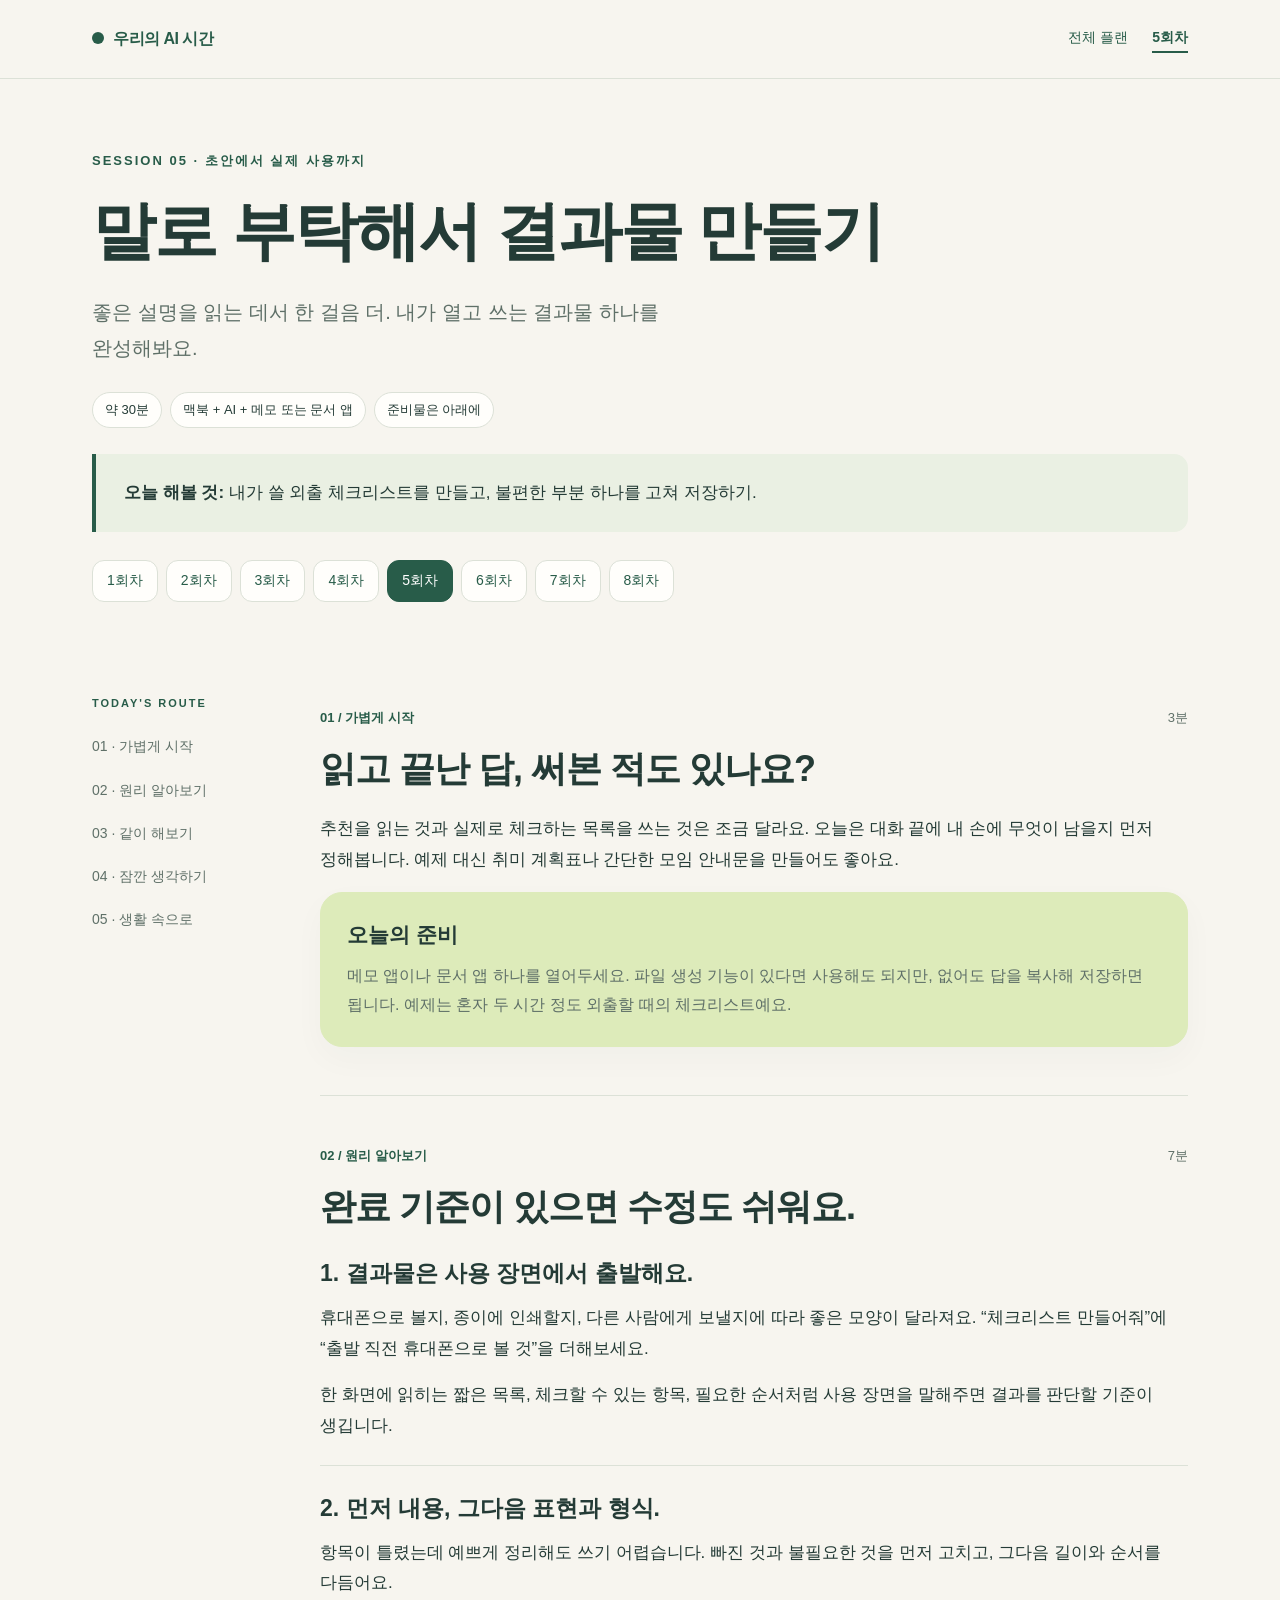
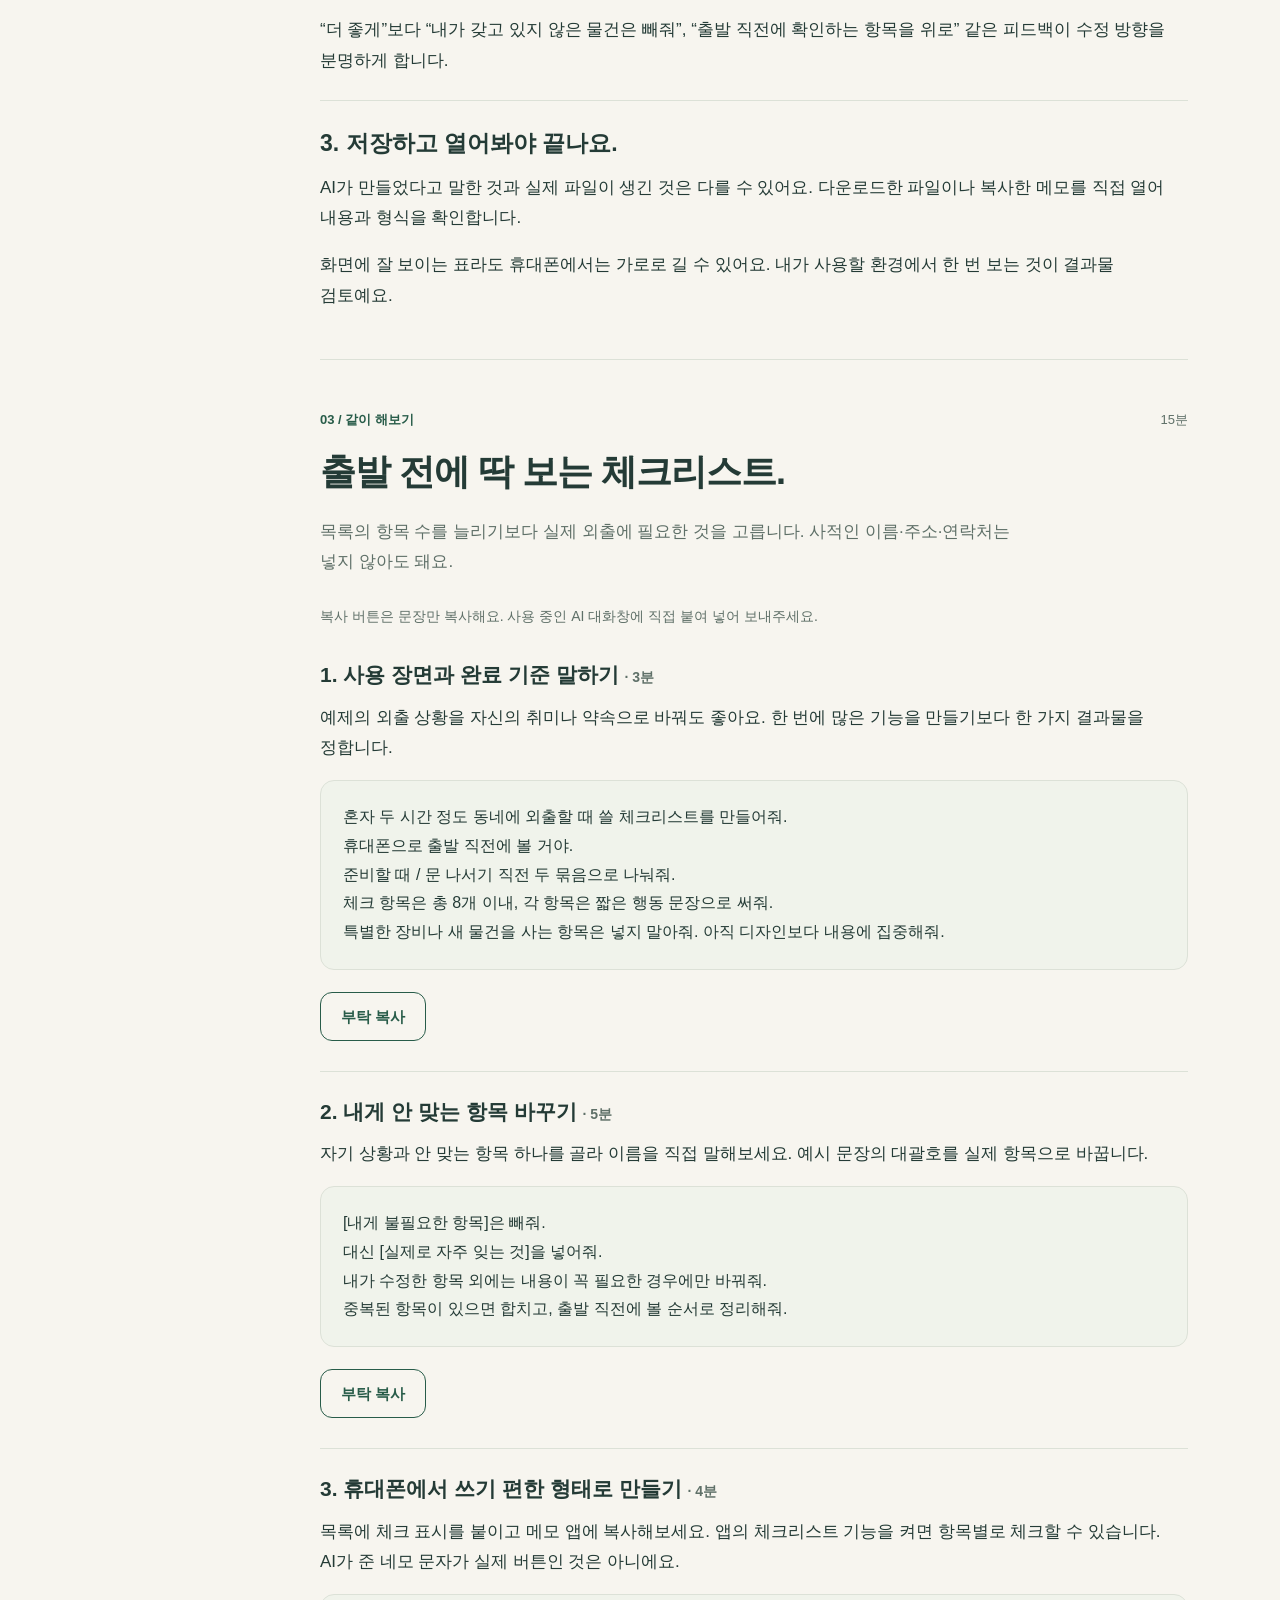
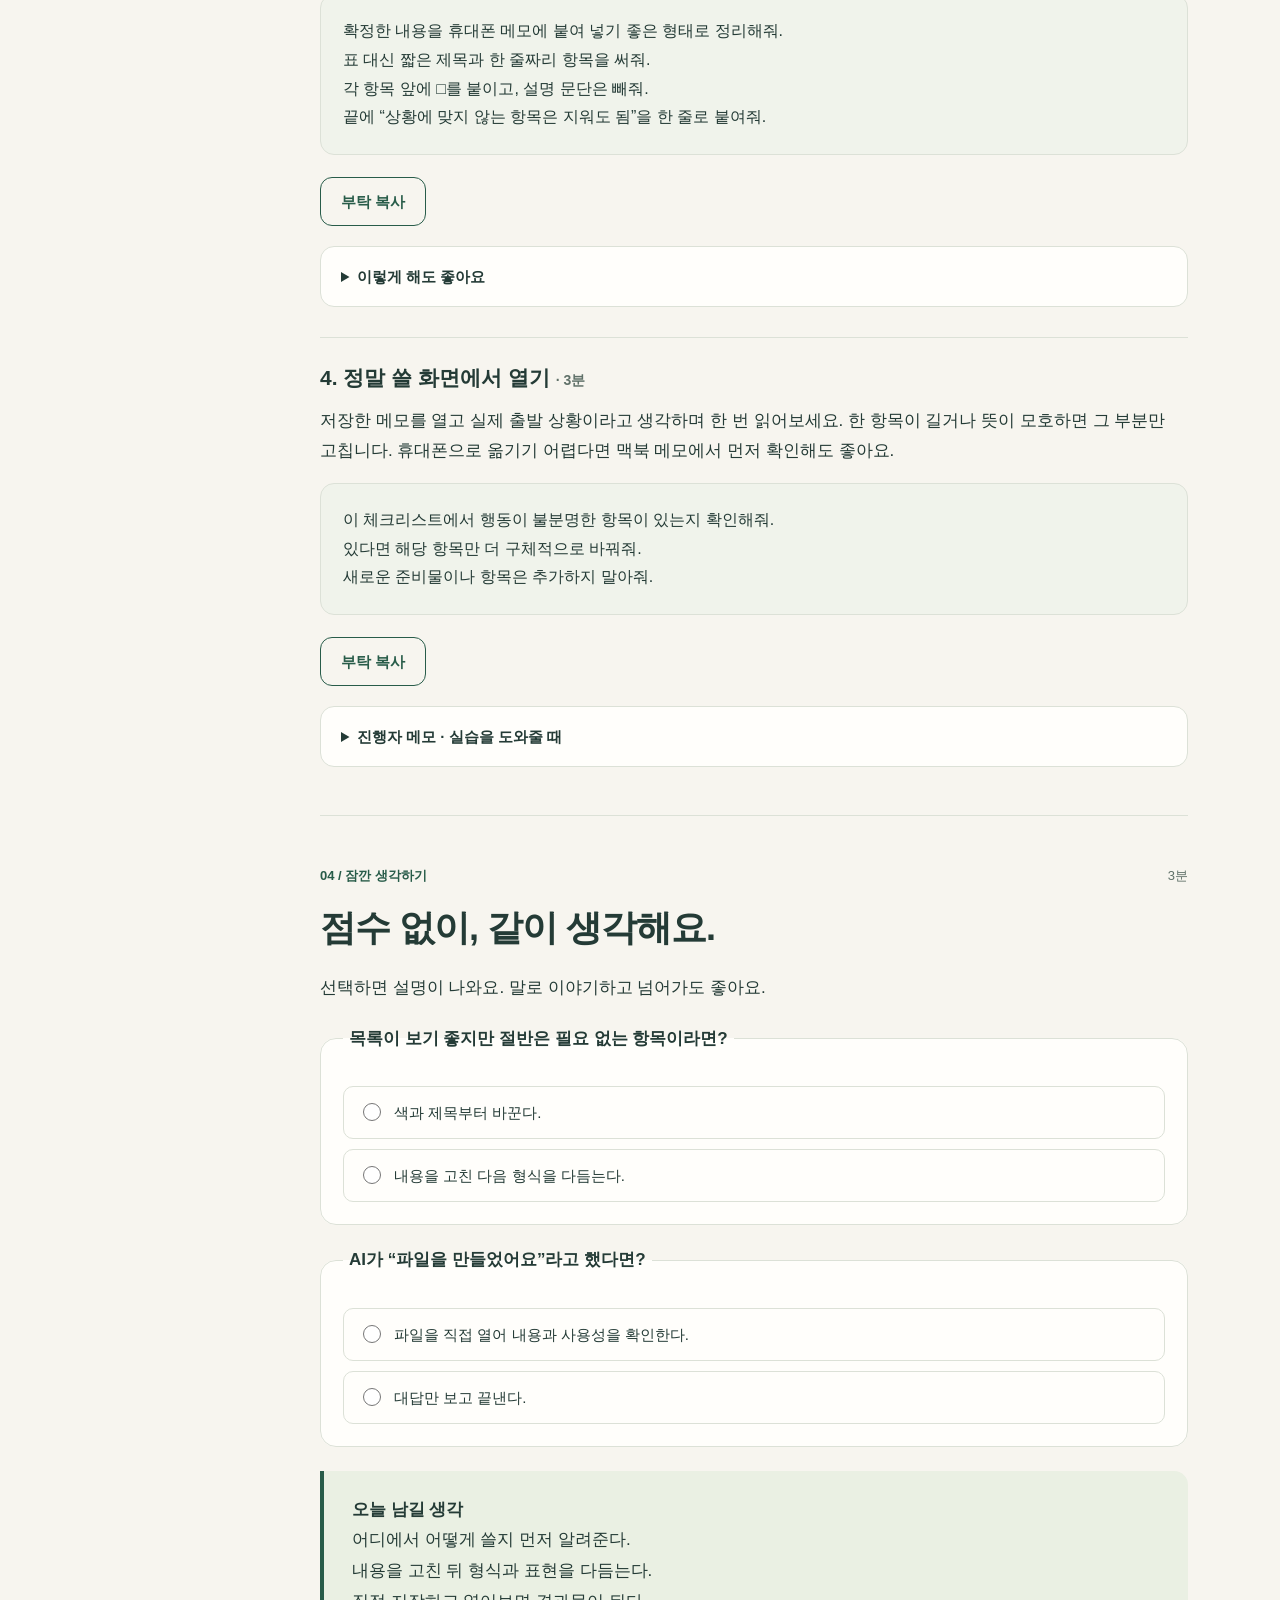
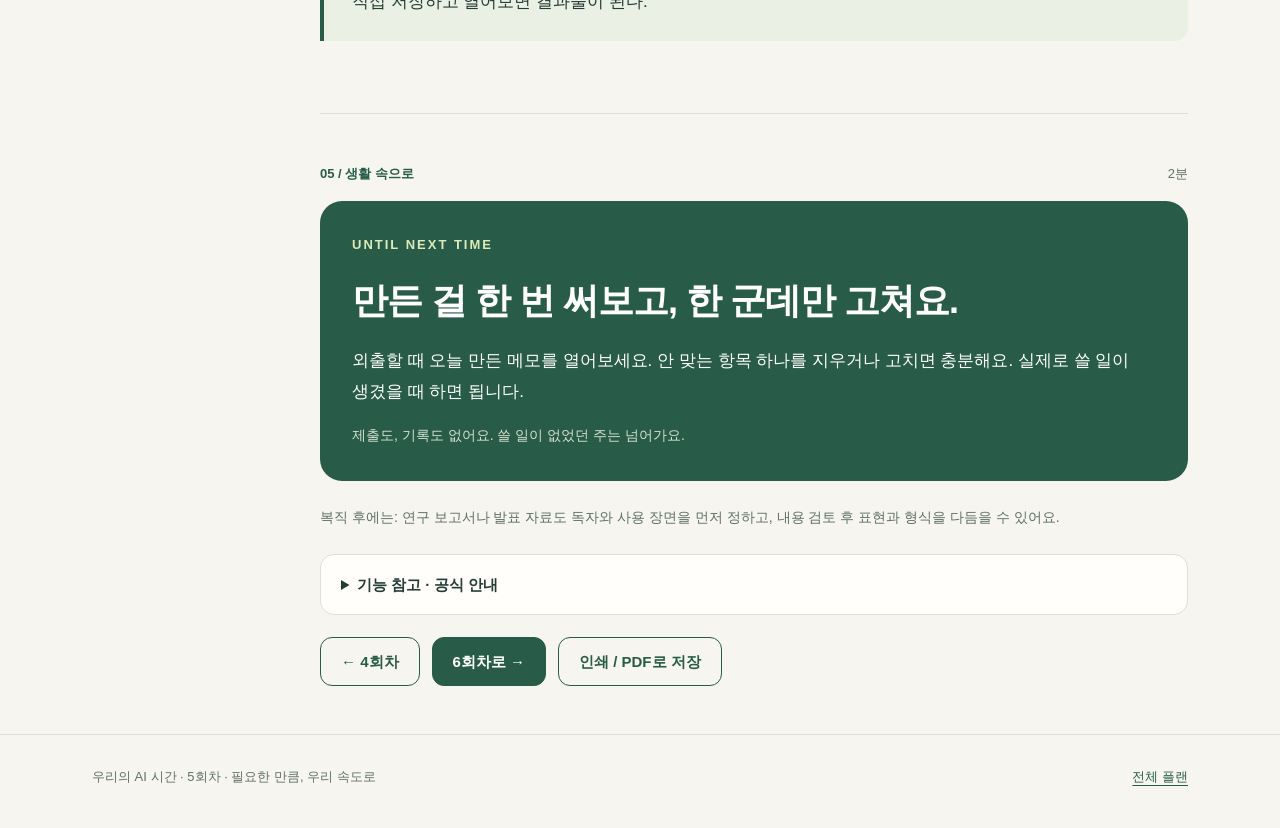
<file: static/ai-study/lesson-05.html>
<!doctype html>
<html lang="ko"><head><meta charset="utf-8"><meta name="viewport" content="width=device-width, initial-scale=1"><meta name="robots" content="noindex, nofollow"><meta name="description" content="내가 쓸 외출 체크리스트를 만들고, 불편한 부분 하나를 고쳐 저장하기."><title>5회차 · 말로 부탁해서 결과물 만들기</title><link rel="stylesheet" href="styles.css"><script src="study.js" defer></script></head>
<body><a class="skip" href="#main">본문으로 건너뛰기</a>
<header class="topbar"><div class="wrap"><a class="brand" href="index.html"><span class="brand-dot" aria-hidden="true"></span>우리의 AI 시간</a><nav class="topnav" aria-label="주 메뉴"><a href="index.html">전체 플랜</a><a href="lesson-05.html" aria-current="page">5회차</a></nav></div></header>
<main class="wrap" id="main"><section class="hero"><p class="eyebrow">SESSION 05 · 초안에서 실제 사용까지</p><h1>말로 부탁해서 결과물 만들기</h1><p class="lead">좋은 설명을 읽는 데서 한 걸음 더. 내가 열고 쓰는 결과물 하나를 완성해봐요.</p><div class="meta"><span class="pill">약 30분</span><span class="pill">맥북 + AI + 메모 또는 문서 앱</span><span class="pill">준비물은 아래에</span></div><div class="callout"><p><strong>오늘 해볼 것:</strong> 내가 쓸 외출 체크리스트를 만들고, 불편한 부분 하나를 고쳐 저장하기.</p></div><nav class="session-strip" aria-label="회차 바로가기"><a href="lesson-01.html">1회차</a><a href="lesson-02.html">2회차</a><a href="lesson-03.html">3회차</a><a href="lesson-04.html">4회차</a><a href="lesson-05.html" aria-current="page">5회차</a><a href="lesson-06.html">6회차</a><a href="lesson-07.html">7회차</a><a href="lesson-08.html">8회차</a></nav></section>
<div class="lesson-layout"><nav class="lesson-nav" aria-label="수업 순서"><p class="eyebrow">TODAY'S ROUTE</p><a href="#hello">01 · 가볍게 시작</a><a href="#concept">02 · 원리 알아보기</a><a href="#try">03 · 같이 해보기</a><a href="#check">04 · 잠깐 생각하기</a><a href="#life">05 · 생활 속으로</a></nav><div class="lesson-body">
<section class="section" id="hello"><div class="section-label"><span>01 / 가볍게 시작</span><span class="time">3분</span></div><h2>읽고 끝난 답, 써본 적도 있나요?</h2><p>추천을 읽는 것과 실제로 체크하는 목록을 쓰는 것은 조금 달라요. 오늘은 대화 끝에 내 손에 무엇이 남을지 먼저 정해봅니다. 예제 대신 취미 계획표나 간단한 모임 안내문을 만들어도 좋아요.</p><div class="card accent"><h3>오늘의 준비</h3><p>메모 앱이나 문서 앱 하나를 열어두세요. 파일 생성 기능이 있다면 사용해도 되지만, 없어도 답을 복사해 저장하면 됩니다. 예제는 혼자 두 시간 정도 외출할 때의 체크리스트예요.</p></div></section>
<section class="section" id="concept"><div class="section-label"><span>02 / 원리 알아보기</span><span class="time">7분</span></div><h2>완료 기준이 있으면 수정도 쉬워요.</h2><article class="concept"><h3>1. 결과물은 사용 장면에서 출발해요.</h3><p>휴대폰으로 볼지, 종이에 인쇄할지, 다른 사람에게 보낼지에 따라 좋은 모양이 달라져요. “체크리스트 만들어줘”에 “출발 직전 휴대폰으로 볼 것”을 더해보세요.</p>
<p>한 화면에 읽히는 짧은 목록, 체크할 수 있는 항목, 필요한 순서처럼 사용 장면을 말해주면 결과를 판단할 기준이 생깁니다.</p></article>
<article class="concept"><h3>2. 먼저 내용, 그다음 표현과 형식.</h3><p>항목이 틀렸는데 예쁘게 정리해도 쓰기 어렵습니다. 빠진 것과 불필요한 것을 먼저 고치고, 그다음 길이와 순서를 다듬어요.</p>
<p>“더 좋게”보다 “내가 갖고 있지 않은 물건은 빼줘”, “출발 직전에 확인하는 항목을 위로” 같은 피드백이 수정 방향을 분명하게 합니다.</p></article>
<article class="concept"><h3>3. 저장하고 열어봐야 끝나요.</h3><p>AI가 만들었다고 말한 것과 실제 파일이 생긴 것은 다를 수 있어요. 다운로드한 파일이나 복사한 메모를 직접 열어 내용과 형식을 확인합니다.</p>
<p>화면에 잘 보이는 표라도 휴대폰에서는 가로로 길 수 있어요. 내가 사용할 환경에서 한 번 보는 것이 결과물 검토예요.</p></article></section>
<section class="section" id="try"><div class="section-label"><span>03 / 같이 해보기</span><span class="time">15분</span></div><h2>출발 전에 딱 보는 체크리스트.</h2><p class="section-intro">목록의 항목 수를 늘리기보다 실제 외출에 필요한 것을 고릅니다. 사적인 이름·주소·연락처는 넣지 않아도 돼요.</p><p class="small">복사 버튼은 문장만 복사해요. 사용 중인 AI 대화창에 직접 붙여 넣어 보내주세요.</p><article class="practice-step"><h3>1. 사용 장면과 완료 기준 말하기 <span class="small">· 3분</span></h3><p>예제의 외출 상황을 자신의 취미나 약속으로 바꿔도 좋아요. 한 번에 많은 기능을 만들기보다 한 가지 결과물을 정합니다.</p><pre class="prompt" id="prompt-5-0">혼자 두 시간 정도 동네에 외출할 때 쓸 체크리스트를 만들어줘.
휴대폰으로 출발 직전에 볼 거야.
준비할 때 / 문 나서기 직전 두 묶음으로 나눠줘.
체크 항목은 총 8개 이내, 각 항목은 짧은 행동 문장으로 써줘.
특별한 장비나 새 물건을 사는 항목은 넣지 말아줘. 아직 디자인보다 내용에 집중해줘.</pre><div class="actions"><button class="button secondary" type="button" data-copy="prompt-5-0">부탁 복사</button></div></article><article class="practice-step"><h3>2. 내게 안 맞는 항목 바꾸기 <span class="small">· 5분</span></h3><p>자기 상황과 안 맞는 항목 하나를 골라 이름을 직접 말해보세요. 예시 문장의 대괄호를 실제 항목으로 바꿉니다.</p><pre class="prompt" id="prompt-5-1">[내게 불필요한 항목]은 빼줘.
대신 [실제로 자주 잊는 것]을 넣어줘.
내가 수정한 항목 외에는 내용이 꼭 필요한 경우에만 바꿔줘.
중복된 항목이 있으면 합치고, 출발 직전에 볼 순서로 정리해줘.</pre><div class="actions"><button class="button secondary" type="button" data-copy="prompt-5-1">부탁 복사</button></div></article><article class="practice-step"><h3>3. 휴대폰에서 쓰기 편한 형태로 만들기 <span class="small">· 4분</span></h3><p>목록에 체크 표시를 붙이고 메모 앱에 복사해보세요. 앱의 체크리스트 기능을 켜면 항목별로 체크할 수 있습니다. AI가 준 네모 문자가 실제 버튼인 것은 아니에요.</p><pre class="prompt" id="prompt-5-2">확정한 내용을 휴대폰 메모에 붙여 넣기 좋은 형태로 정리해줘.
표 대신 짧은 제목과 한 줄짜리 항목을 써줘.
각 항목 앞에 □를 붙이고, 설명 문단은 빼줘.
끝에 “상황에 맞지 않는 항목은 지워도 됨”을 한 줄로 붙여줘.</pre><div class="actions"><button class="button secondary" type="button" data-copy="prompt-5-2">부탁 복사</button></div><details><summary>이렇게 해도 좋아요</summary><ul><li>실제 다운로드 파일을 만들 수 있는 환경이라면 텍스트 파일로 저장해달라고 요청해도 좋아요. 링크가 있는지, 열리는지, 내용이 맞는지 직접 확인하세요.</li><li>오늘은 메모에 복사해서 이름을 붙여 저장하는 것만으로도 완료입니다.</li></ul></details></article><article class="practice-step"><h3>4. 정말 쓸 화면에서 열기 <span class="small">· 3분</span></h3><p>저장한 메모를 열고 실제 출발 상황이라고 생각하며 한 번 읽어보세요. 한 항목이 길거나 뜻이 모호하면 그 부분만 고칩니다. 휴대폰으로 옮기기 어렵다면 맥북 메모에서 먼저 확인해도 좋아요.</p><pre class="prompt" id="prompt-5-3">이 체크리스트에서 행동이 불분명한 항목이 있는지 확인해줘.
있다면 해당 항목만 더 구체적으로 바꿔줘.
새로운 준비물이나 항목은 추가하지 말아줘.</pre><div class="actions"><button class="button secondary" type="button" data-copy="prompt-5-3">부탁 복사</button></div></article><details><summary>진행자 메모 · 실습을 도와줄 때</summary><ul><li>“예쁜 디자인”을 먼저 요구하지 않아도 됩니다. 실제로 쓸 수 있는지 확인하는 경험이 목표예요.</li><li>AI가 수정하면서 잘 맞던 내용까지 바꾸면 “이 항목만 바꿔줘”라고 범위를 좁히는 방법을 보여주세요.</li><li>파일 다운로드가 안 되면 메모 앱으로 복사하세요. 도구 문제 해결이 수업의 중심이 되지 않도록 합니다.</li></ul></details></section>
<section class="section" id="check"><div class="section-label"><span>04 / 잠깐 생각하기</span><span class="time">3분</span></div><h2>점수 없이, 같이 생각해요.</h2><p>선택하면 설명이 나와요. 말로 이야기하고 넘어가도 좋아요.</p><fieldset class="quiz" data-choice><legend>목록이 보기 좋지만 절반은 필요 없는 항목이라면?</legend><label><input type="radio" name="q-5-0" value="0" data-feedback="꾸미기 전에 내 상황에 필요한 항목인지 먼저 살펴보면 수정이 덜 반복돼요.">색과 제목부터 바꾼다.</label><label><input type="radio" name="q-5-0" value="1" data-feedback="맞아요. 사용할 내용이 정해져야 어떤 형식이 편한지도 판단할 수 있어요.">내용을 고친 다음 형식을 다듬는다.</label><p class="feedback" aria-live="polite"></p></fieldset><p class="print-only">함께 이야기하기: 목록이 보기 좋지만 절반은 필요 없는 항목이라면?</p><fieldset class="quiz" data-choice><legend>AI가 “파일을 만들었어요”라고 했다면?</legend><label><input type="radio" name="q-5-1" value="0" data-feedback="좋아요. 완료됐다는 설명과 실제로 쓸 수 있는 결과물은 따로 확인합니다.">파일을 직접 열어 내용과 사용성을 확인한다.</label><label><input type="radio" name="q-5-1" value="1" data-feedback="파일이 없거나 형식이 다를 수도 있어요. 저장한 것을 직접 열어보세요.">대답만 보고 끝낸다.</label><p class="feedback" aria-live="polite"></p></fieldset><p class="print-only">함께 이야기하기: AI가 “파일을 만들었어요”라고 했다면?</p><div class="callout"><p><strong>오늘 남길 생각</strong><br>어디에서 어떻게 쓸지 먼저 알려준다.<br>내용을 고친 뒤 형식과 표현을 다듬는다.<br>직접 저장하고 열어보면 결과물이 된다.</p></div><noscript><p>선택형 설명은 JavaScript를 켜면 볼 수 있어요. 위 질문을 말로 이야기하고, 오늘 남길 생각과 연결해보세요.</p></noscript></section>
<section class="section" id="life"><div class="section-label"><span>05 / 생활 속으로</span><span class="time">2분</span></div><div class="end-card"><p class="eyebrow">UNTIL NEXT TIME</p><h2>만든 걸 한 번 써보고, 한 군데만 고쳐요.</h2><p>외출할 때 오늘 만든 메모를 열어보세요. 안 맞는 항목 하나를 지우거나 고치면 충분해요. 실제로 쓸 일이 생겼을 때 하면 됩니다.</p><p class="small">제출도, 기록도 없어요. 쓸 일이 없었던 주는 넘어가요.</p></div><p class="small bridge">복직 후에는: 연구 보고서나 발표 자료도 독자와 사용 장면을 먼저 정하고, 내용 검토 후 표현과 형식을 다듬을 수 있어요.</p><details class="source-note"><summary>기능 참고 · 공식 안내</summary><p>화면과 제공 기능은 계정·앱 버전에 따라 다를 수 있어요. 실습의 대체 방법으로 진행해도 됩니다.</p><ul><li><a href="https://learn.chatgpt.com/docs/artifacts-viewer" target="_blank" rel="noopener noreferrer">ChatGPT의 파일 확인과 수정 ↗</a></li></ul></details><div class="actions"><a class="button secondary" href="lesson-04.html">← 4회차</a><a class="button" href="lesson-06.html">6회차로 →</a><button class="button secondary" type="button" data-print>인쇄 / PDF로 저장</button></div></section>
</div></div></main><footer class="footer"><div class="wrap"><span>우리의 AI 시간 · 5회차 · 필요한 만큼, 우리 속도로</span><a href="index.html">전체 플랜</a></div></footer></body></html>
</file>
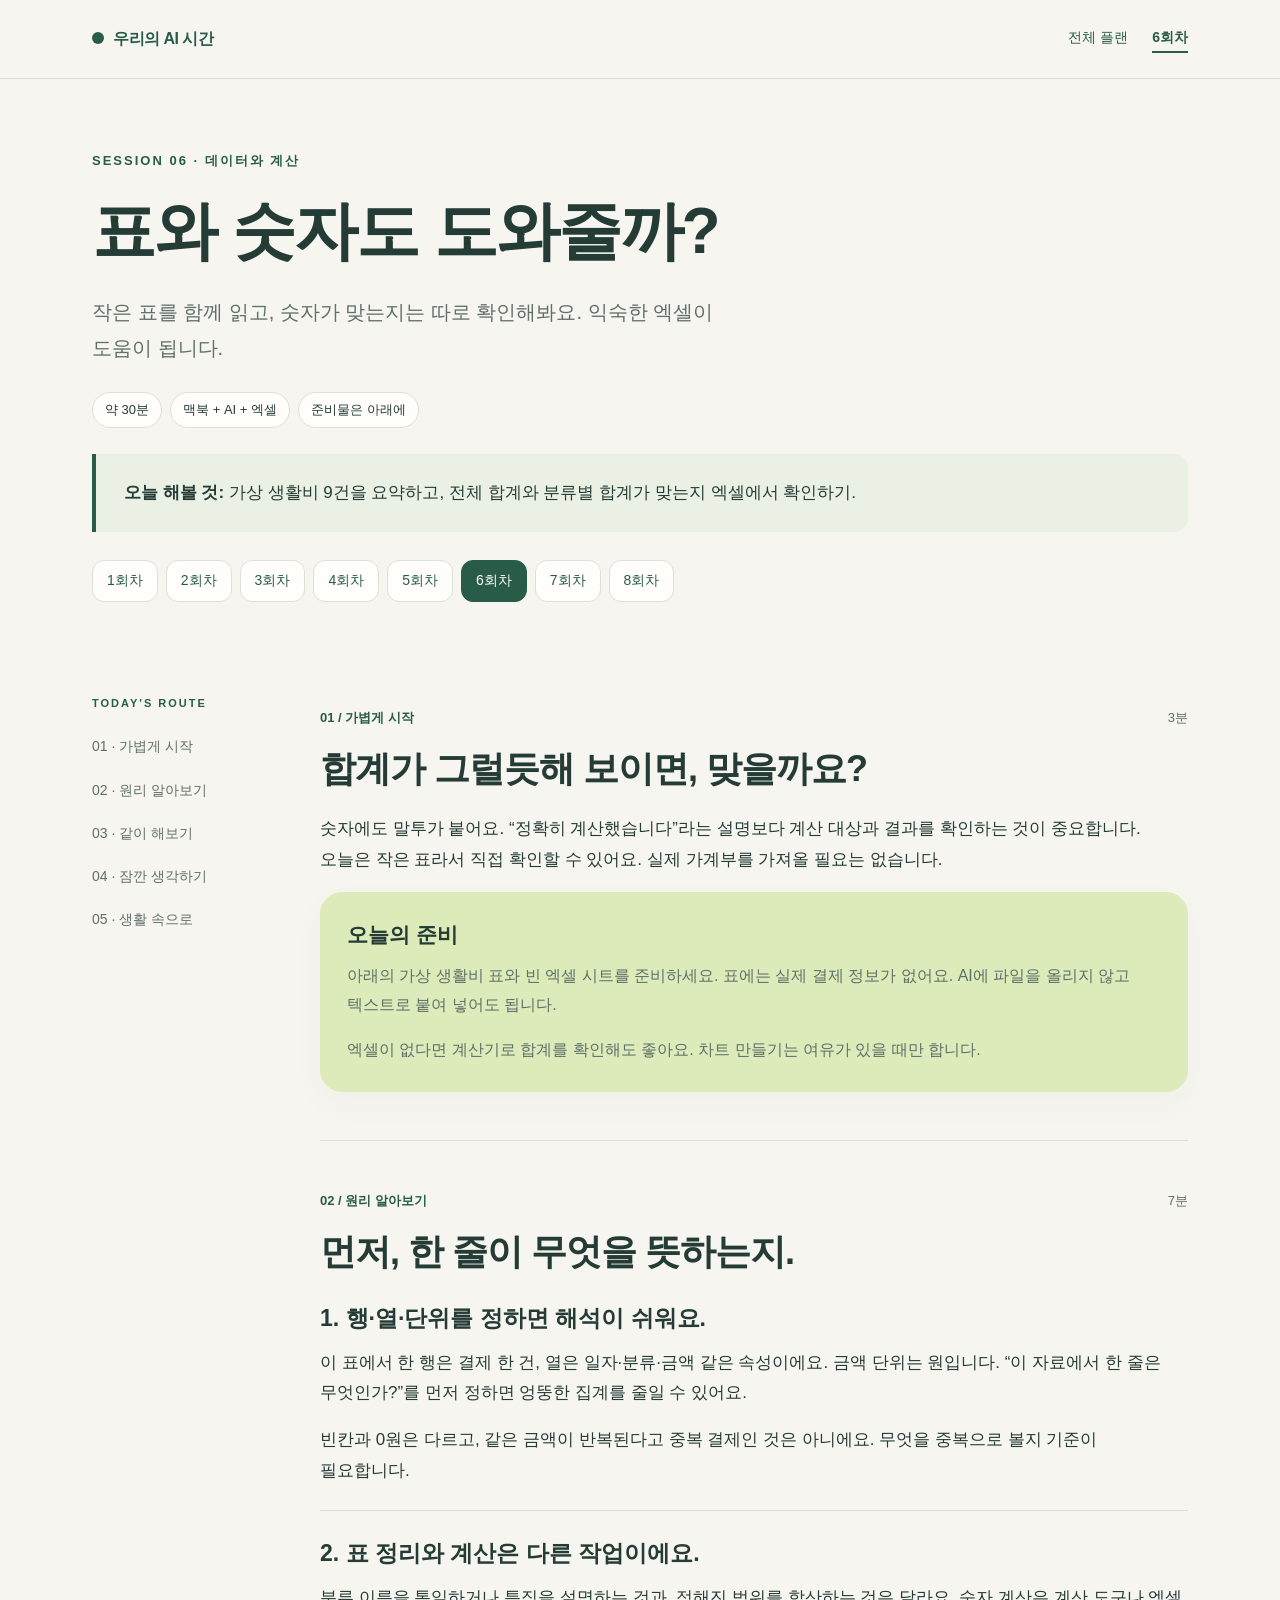
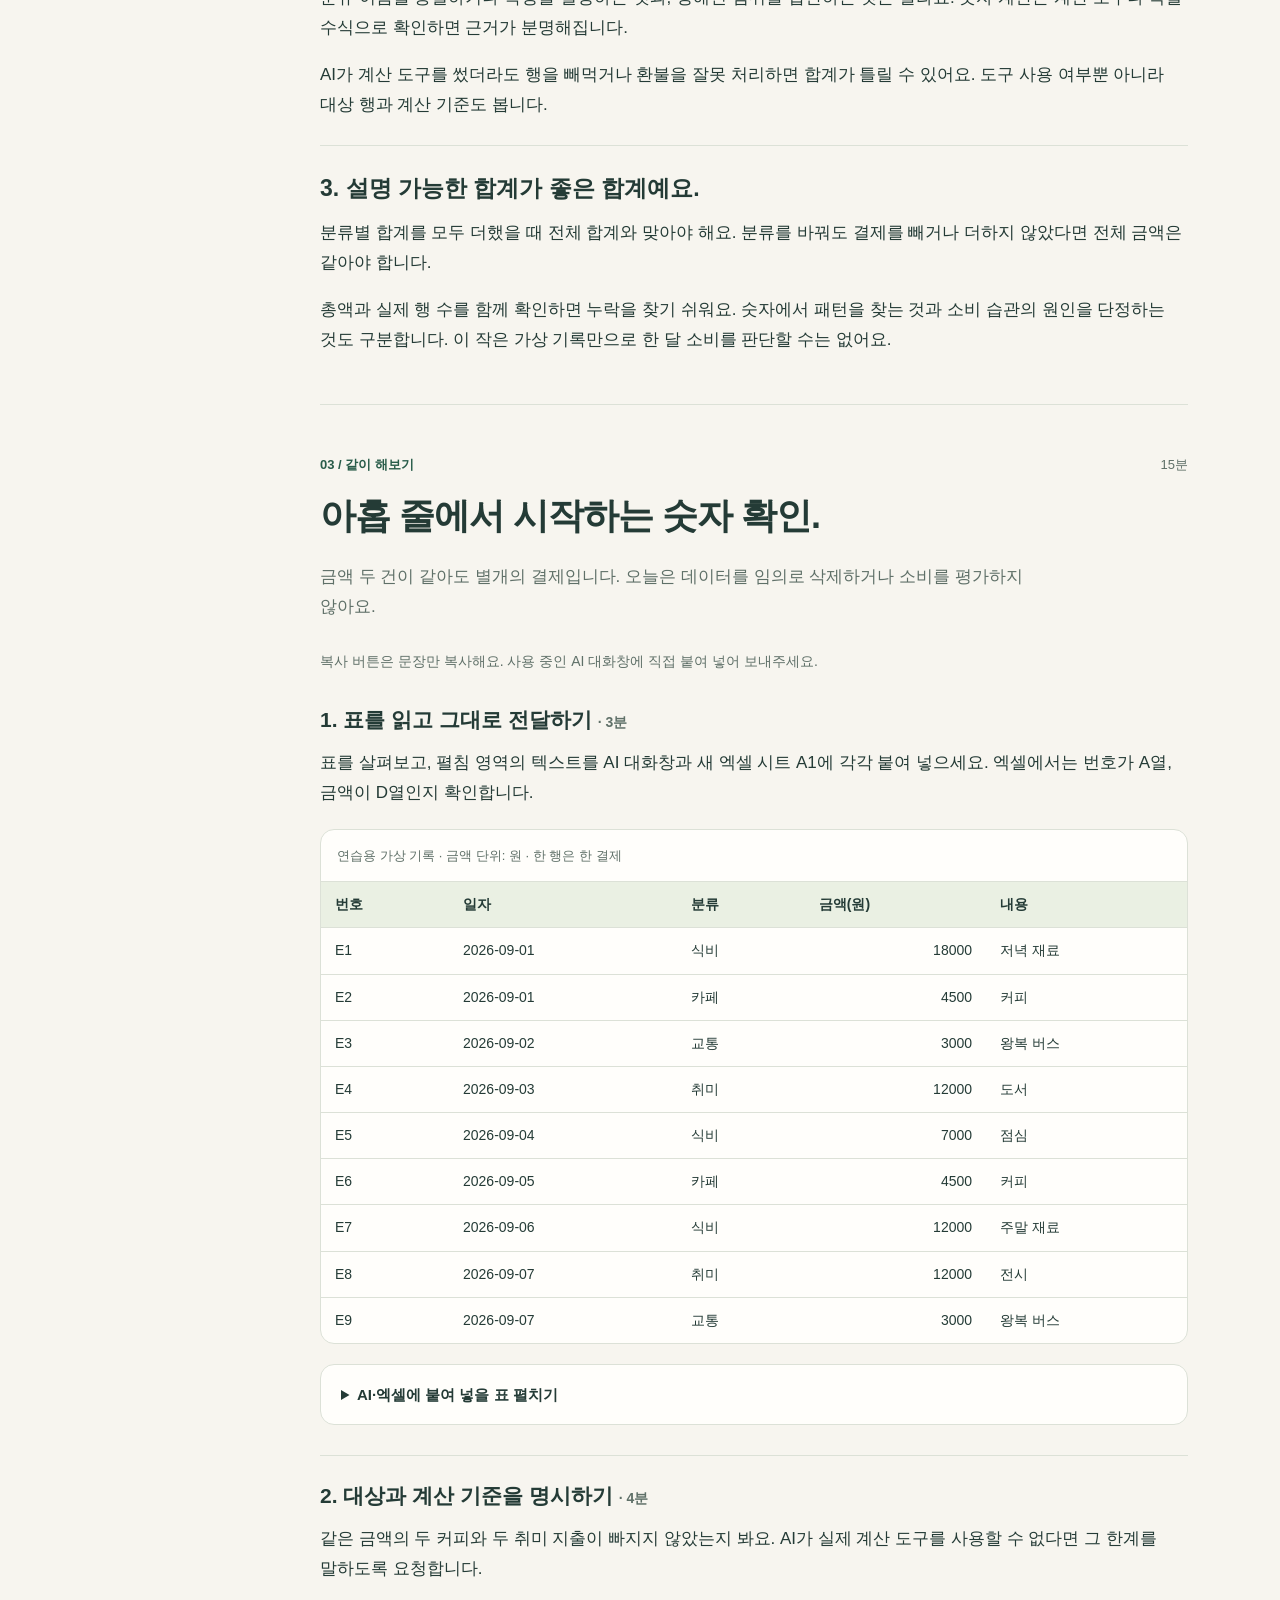
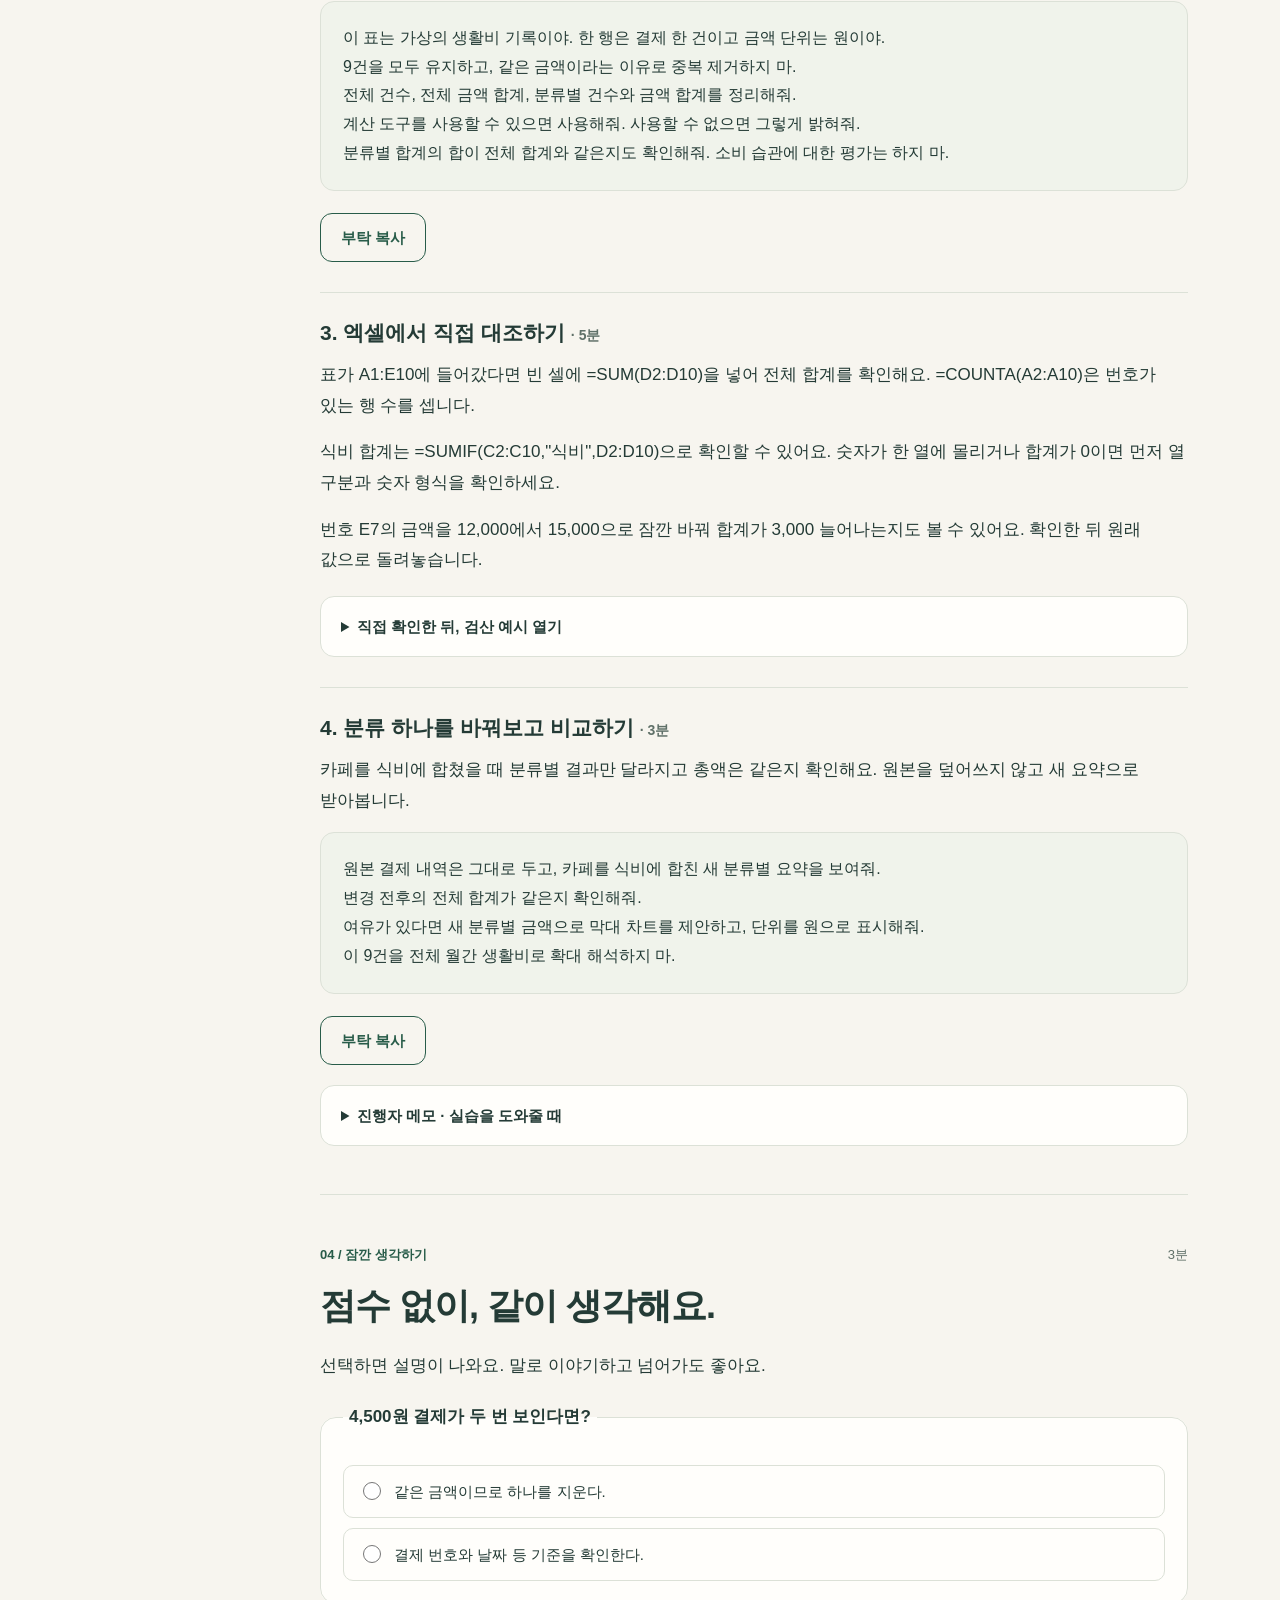
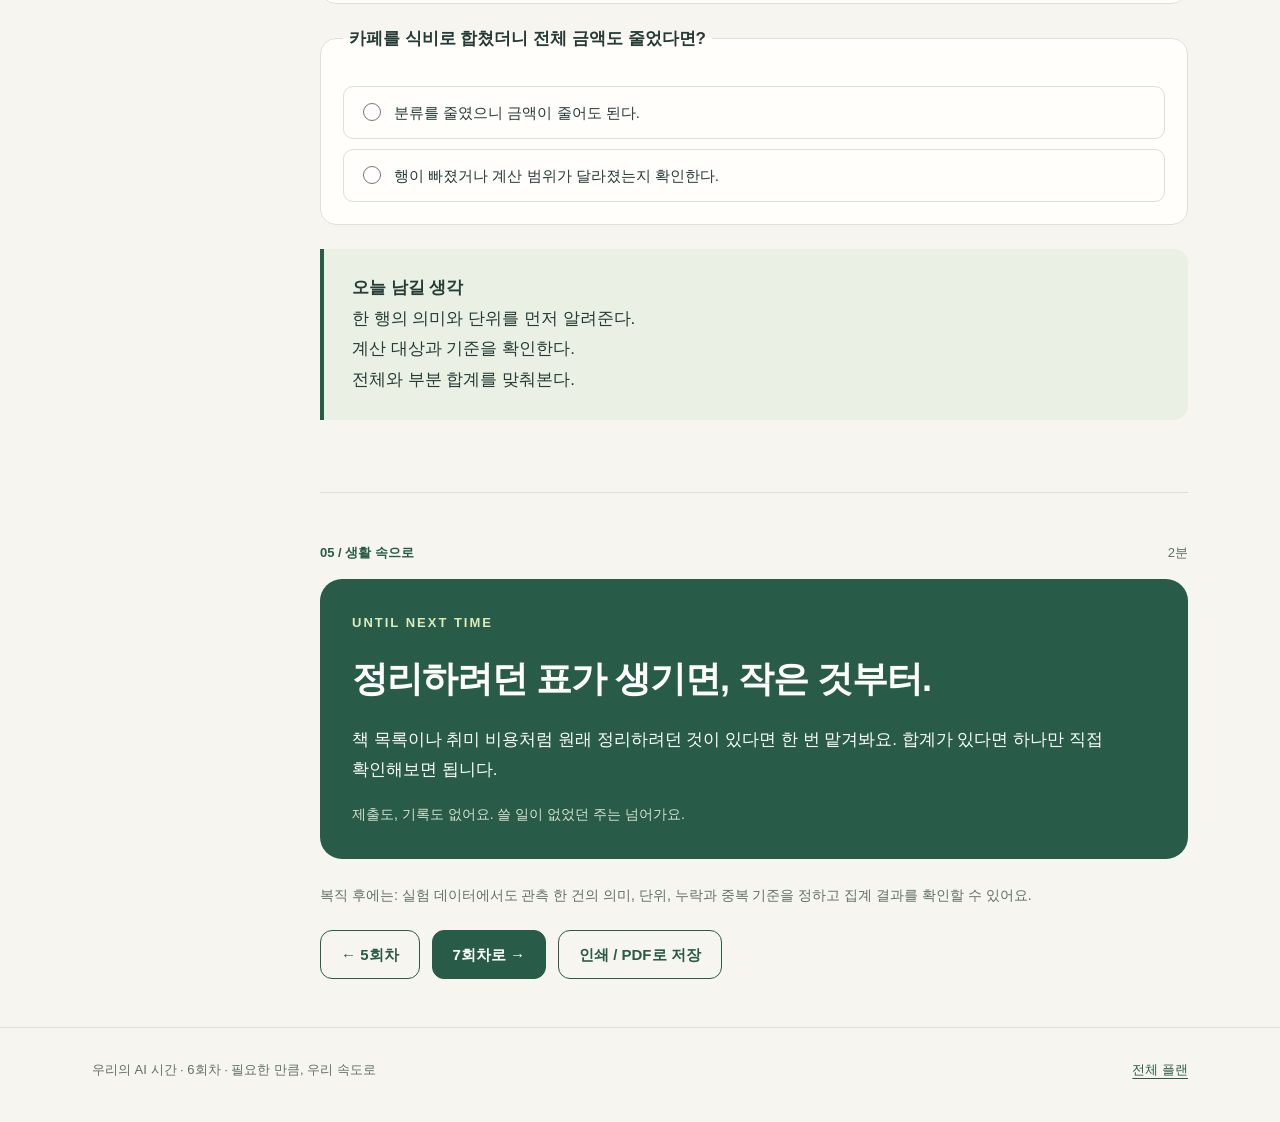
<file: static/ai-study/lesson-06.html>
<!doctype html>
<html lang="ko"><head><meta charset="utf-8"><meta name="viewport" content="width=device-width, initial-scale=1"><meta name="robots" content="noindex, nofollow"><meta name="description" content="가상 생활비 9건을 요약하고, 전체 합계와 분류별 합계가 맞는지 엑셀에서 확인하기."><title>6회차 · 표와 숫자도 도와줄까?</title><link rel="stylesheet" href="styles.css"><script src="study.js" defer></script></head>
<body><a class="skip" href="#main">본문으로 건너뛰기</a>
<header class="topbar"><div class="wrap"><a class="brand" href="index.html"><span class="brand-dot" aria-hidden="true"></span>우리의 AI 시간</a><nav class="topnav" aria-label="주 메뉴"><a href="index.html">전체 플랜</a><a href="lesson-06.html" aria-current="page">6회차</a></nav></div></header>
<main class="wrap" id="main"><section class="hero"><p class="eyebrow">SESSION 06 · 데이터와 계산</p><h1>표와 숫자도 도와줄까?</h1><p class="lead">작은 표를 함께 읽고, 숫자가 맞는지는 따로 확인해봐요. 익숙한 엑셀이 도움이 됩니다.</p><div class="meta"><span class="pill">약 30분</span><span class="pill">맥북 + AI + 엑셀</span><span class="pill">준비물은 아래에</span></div><div class="callout"><p><strong>오늘 해볼 것:</strong> 가상 생활비 9건을 요약하고, 전체 합계와 분류별 합계가 맞는지 엑셀에서 확인하기.</p></div><nav class="session-strip" aria-label="회차 바로가기"><a href="lesson-01.html">1회차</a><a href="lesson-02.html">2회차</a><a href="lesson-03.html">3회차</a><a href="lesson-04.html">4회차</a><a href="lesson-05.html">5회차</a><a href="lesson-06.html" aria-current="page">6회차</a><a href="lesson-07.html">7회차</a><a href="lesson-08.html">8회차</a></nav></section>
<div class="lesson-layout"><nav class="lesson-nav" aria-label="수업 순서"><p class="eyebrow">TODAY'S ROUTE</p><a href="#hello">01 · 가볍게 시작</a><a href="#concept">02 · 원리 알아보기</a><a href="#try">03 · 같이 해보기</a><a href="#check">04 · 잠깐 생각하기</a><a href="#life">05 · 생활 속으로</a></nav><div class="lesson-body">
<section class="section" id="hello"><div class="section-label"><span>01 / 가볍게 시작</span><span class="time">3분</span></div><h2>합계가 그럴듯해 보이면, 맞을까요?</h2><p>숫자에도 말투가 붙어요. “정확히 계산했습니다”라는 설명보다 계산 대상과 결과를 확인하는 것이 중요합니다. 오늘은 작은 표라서 직접 확인할 수 있어요. 실제 가계부를 가져올 필요는 없습니다.</p><div class="card accent"><h3>오늘의 준비</h3><p>아래의 가상 생활비 표와 빈 엑셀 시트를 준비하세요. 표에는 실제 결제 정보가 없어요. AI에 파일을 올리지 않고 텍스트로 붙여 넣어도 됩니다.</p>
<p>엑셀이 없다면 계산기로 합계를 확인해도 좋아요. 차트 만들기는 여유가 있을 때만 합니다.</p></div></section>
<section class="section" id="concept"><div class="section-label"><span>02 / 원리 알아보기</span><span class="time">7분</span></div><h2>먼저, 한 줄이 무엇을 뜻하는지.</h2><article class="concept"><h3>1. 행·열·단위를 정하면 해석이 쉬워요.</h3><p>이 표에서 한 행은 결제 한 건, 열은 일자·분류·금액 같은 속성이에요. 금액 단위는 원입니다. “이 자료에서 한 줄은 무엇인가?”를 먼저 정하면 엉뚱한 집계를 줄일 수 있어요.</p>
<p>빈칸과 0원은 다르고, 같은 금액이 반복된다고 중복 결제인 것은 아니에요. 무엇을 중복으로 볼지 기준이 필요합니다.</p></article>
<article class="concept"><h3>2. 표 정리와 계산은 다른 작업이에요.</h3><p>분류 이름을 통일하거나 특징을 설명하는 것과, 정해진 범위를 합산하는 것은 달라요. 숫자 계산은 계산 도구나 엑셀 수식으로 확인하면 근거가 분명해집니다.</p>
<p>AI가 계산 도구를 썼더라도 행을 빼먹거나 환불을 잘못 처리하면 합계가 틀릴 수 있어요. 도구 사용 여부뿐 아니라 대상 행과 계산 기준도 봅니다.</p></article>
<article class="concept"><h3>3. 설명 가능한 합계가 좋은 합계예요.</h3><p>분류별 합계를 모두 더했을 때 전체 합계와 맞아야 해요. 분류를 바꿔도 결제를 빼거나 더하지 않았다면 전체 금액은 같아야 합니다.</p>
<p>총액과 실제 행 수를 함께 확인하면 누락을 찾기 쉬워요. 숫자에서 패턴을 찾는 것과 소비 습관의 원인을 단정하는 것도 구분합니다. 이 작은 가상 기록만으로 한 달 소비를 판단할 수는 없어요.</p></article></section>
<section class="section" id="try"><div class="section-label"><span>03 / 같이 해보기</span><span class="time">15분</span></div><h2>아홉 줄에서 시작하는 숫자 확인.</h2><p class="section-intro">금액 두 건이 같아도 별개의 결제입니다. 오늘은 데이터를 임의로 삭제하거나 소비를 평가하지 않아요.</p><p class="small">복사 버튼은 문장만 복사해요. 사용 중인 AI 대화창에 직접 붙여 넣어 보내주세요.</p><article class="practice-step"><h3>1. 표를 읽고 그대로 전달하기 <span class="small">· 3분</span></h3><p>표를 살펴보고, 펼침 영역의 텍스트를 AI 대화창과 새 엑셀 시트 A1에 각각 붙여 넣으세요. 엑셀에서는 번호가 A열, 금액이 D열인지 확인합니다.</p><div class="table-scroll" tabindex="0" role="region" aria-label="가상 생활비 표"><table><caption>연습용 가상 기록 · 금액 단위: 원 · 한 행은 한 결제</caption><thead><tr><th scope="col">번호</th><th scope="col">일자</th><th scope="col">분류</th><th scope="col">금액(원)</th><th scope="col">내용</th></tr></thead><tbody><tr><td>E1</td><td>2026-09-01</td><td>식비</td><td>18000</td><td>저녁 재료</td></tr><tr><td>E2</td><td>2026-09-01</td><td>카페</td><td>4500</td><td>커피</td></tr><tr><td>E3</td><td>2026-09-02</td><td>교통</td><td>3000</td><td>왕복 버스</td></tr><tr><td>E4</td><td>2026-09-03</td><td>취미</td><td>12000</td><td>도서</td></tr><tr><td>E5</td><td>2026-09-04</td><td>식비</td><td>7000</td><td>점심</td></tr><tr><td>E6</td><td>2026-09-05</td><td>카페</td><td>4500</td><td>커피</td></tr><tr><td>E7</td><td>2026-09-06</td><td>식비</td><td>12000</td><td>주말 재료</td></tr><tr><td>E8</td><td>2026-09-07</td><td>취미</td><td>12000</td><td>전시</td></tr><tr><td>E9</td><td>2026-09-07</td><td>교통</td><td>3000</td><td>왕복 버스</td></tr></tbody></table></div><details><summary>AI·엑셀에 붙여 넣을 표 펼치기</summary><p>아래 텍스트를 복사해 새 엑셀 시트의 A1 셀에 붙여 넣으세요. 열 사이는 탭으로 구분되어 있습니다.</p><pre class="prompt" id="expense-data">번호	일자	분류	금액(원)	내용
E1	2026-09-01	식비	18000	저녁 재료
E2	2026-09-01	카페	4500	커피
E3	2026-09-02	교통	3000	왕복 버스
E4	2026-09-03	취미	12000	도서
E5	2026-09-04	식비	7000	점심
E6	2026-09-05	카페	4500	커피
E7	2026-09-06	식비	12000	주말 재료
E8	2026-09-07	취미	12000	전시
E9	2026-09-07	교통	3000	왕복 버스</pre><div class="actions"><button class="button secondary" type="button" data-copy="expense-data">표 데이터 복사</button></div></details></article><article class="practice-step"><h3>2. 대상과 계산 기준을 명시하기 <span class="small">· 4분</span></h3><p>같은 금액의 두 커피와 두 취미 지출이 빠지지 않았는지 봐요. AI가 실제 계산 도구를 사용할 수 없다면 그 한계를 말하도록 요청합니다.</p><pre class="prompt" id="prompt-6-1">이 표는 가상의 생활비 기록이야. 한 행은 결제 한 건이고 금액 단위는 원이야.
9건을 모두 유지하고, 같은 금액이라는 이유로 중복 제거하지 마.
전체 건수, 전체 금액 합계, 분류별 건수와 금액 합계를 정리해줘.
계산 도구를 사용할 수 있으면 사용해줘. 사용할 수 없으면 그렇게 밝혀줘.
분류별 합계의 합이 전체 합계와 같은지도 확인해줘. 소비 습관에 대한 평가는 하지 마.</pre><div class="actions"><button class="button secondary" type="button" data-copy="prompt-6-1">부탁 복사</button></div></article><article class="practice-step"><h3>3. 엑셀에서 직접 대조하기 <span class="small">· 5분</span></h3><p>표가 A1:E10에 들어갔다면 빈 셀에 =SUM(D2:D10)을 넣어 전체 합계를 확인해요. =COUNTA(A2:A10)은 번호가 있는 행 수를 셉니다.</p>
<p>식비 합계는 =SUMIF(C2:C10,&quot;식비&quot;,D2:D10)으로 확인할 수 있어요. 숫자가 한 열에 몰리거나 합계가 0이면 먼저 열 구분과 숫자 형식을 확인하세요.</p>
<p>번호 E7의 금액을 12,000에서 15,000으로 잠깐 바꿔 합계가 3,000 늘어나는지도 볼 수 있어요. 확인한 뒤 원래 값으로 돌려놓습니다.</p><details><summary>직접 확인한 뒤, 검산 예시 열기</summary><ul><li>총 9건, 합계 76,000원. 식비 37,000원, 카페 9,000원, 교통 6,000원, 취미 24,000원.</li><li>카페를 식비에 합치기로 했다면 식비는 46,000원, 교통은 6,000원, 취미는 24,000원입니다. 분류를 바꿔도 전체 합계 76,000원은 같아야 합니다.</li><li>번호 E7의 금액 12,000원을 15,000원으로 바꾸면 전체 합계는 79,000원입니다. 확인 후 원래 값으로 돌려놓으세요.</li></ul></details></article><article class="practice-step"><h3>4. 분류 하나를 바꿔보고 비교하기 <span class="small">· 3분</span></h3><p>카페를 식비에 합쳤을 때 분류별 결과만 달라지고 총액은 같은지 확인해요. 원본을 덮어쓰지 않고 새 요약으로 받아봅니다.</p><pre class="prompt" id="prompt-6-3">원본 결제 내역은 그대로 두고, 카페를 식비에 합친 새 분류별 요약을 보여줘.
변경 전후의 전체 합계가 같은지 확인해줘.
여유가 있다면 새 분류별 금액으로 막대 차트를 제안하고, 단위를 원으로 표시해줘.
이 9건을 전체 월간 생활비로 확대 해석하지 마.</pre><div class="actions"><button class="button secondary" type="button" data-copy="prompt-6-3">부탁 복사</button></div></article><details><summary>진행자 메모 · 실습을 도와줄 때</summary><ul><li>표와 수식은 작은 예제이므로 엑셀에서 직접 확인할 수 있어요. 복잡한 분석 도구를 새로 설치하지 마세요.</li><li>한 열로 붙으면 엑셀의 텍스트 나누기에서 탭 구분을 사용하거나, AI에게 각 열을 나눠 보여달라고 요청하세요. 붙여 넣은 위치와 수식 범위가 맞는지 먼저 봅니다.</li><li>합계는 76,000원, 9건입니다. 식비 37,000원, 카페 9,000원, 교통 6,000원, 취미 24,000원이에요.</li><li>차트는 선택 활동이에요. 합계 확인을 마쳤다면 오늘의 목적은 달성한 것입니다.</li></ul></details></section>
<section class="section" id="check"><div class="section-label"><span>04 / 잠깐 생각하기</span><span class="time">3분</span></div><h2>점수 없이, 같이 생각해요.</h2><p>선택하면 설명이 나와요. 말로 이야기하고 넘어가도 좋아요.</p><fieldset class="quiz" data-choice><legend>4,500원 결제가 두 번 보인다면?</legend><label><input type="radio" name="q-6-0" value="0" data-feedback="서로 다른 날짜의 결제일 수 있어요. 금액만으로 중복이라고 볼 수 없습니다.">같은 금액이므로 하나를 지운다.</label><label><input type="radio" name="q-6-0" value="1" data-feedback="맞아요. 삭제하기 전에 어떤 기록인지 이해해야 합계가 보존됩니다.">결제 번호와 날짜 등 기준을 확인한다.</label><p class="feedback" aria-live="polite"></p></fieldset><p class="print-only">함께 이야기하기: 4,500원 결제가 두 번 보인다면?</p><fieldset class="quiz" data-choice><legend>카페를 식비로 합쳤더니 전체 금액도 줄었다면?</legend><label><input type="radio" name="q-6-1" value="0" data-feedback="분류를 합친 것만으로 실제 결제 금액이 달라지지는 않아요.">분류를 줄였으니 금액이 줄어도 된다.</label><label><input type="radio" name="q-6-1" value="1" data-feedback="맞아요. 새 분류별 합계의 합이 기존 전체 합계와 같아야 합니다.">행이 빠졌거나 계산 범위가 달라졌는지 확인한다.</label><p class="feedback" aria-live="polite"></p></fieldset><p class="print-only">함께 이야기하기: 카페를 식비로 합쳤더니 전체 금액도 줄었다면?</p><div class="callout"><p><strong>오늘 남길 생각</strong><br>한 행의 의미와 단위를 먼저 알려준다.<br>계산 대상과 기준을 확인한다.<br>전체와 부분 합계를 맞춰본다.</p></div><noscript><p>선택형 설명은 JavaScript를 켜면 볼 수 있어요. 위 질문을 말로 이야기하고, 오늘 남길 생각과 연결해보세요.</p></noscript></section>
<section class="section" id="life"><div class="section-label"><span>05 / 생활 속으로</span><span class="time">2분</span></div><div class="end-card"><p class="eyebrow">UNTIL NEXT TIME</p><h2>정리하려던 표가 생기면, 작은 것부터.</h2><p>책 목록이나 취미 비용처럼 원래 정리하려던 것이 있다면 한 번 맡겨봐요. 합계가 있다면 하나만 직접 확인해보면 됩니다.</p><p class="small">제출도, 기록도 없어요. 쓸 일이 없었던 주는 넘어가요.</p></div><p class="small bridge">복직 후에는: 실험 데이터에서도 관측 한 건의 의미, 단위, 누락과 중복 기준을 정하고 집계 결과를 확인할 수 있어요.</p><div class="actions"><a class="button secondary" href="lesson-05.html">← 5회차</a><a class="button" href="lesson-07.html">7회차로 →</a><button class="button secondary" type="button" data-print>인쇄 / PDF로 저장</button></div></section>
</div></div></main><footer class="footer"><div class="wrap"><span>우리의 AI 시간 · 6회차 · 필요한 만큼, 우리 속도로</span><a href="index.html">전체 플랜</a></div></footer></body></html>
</file>
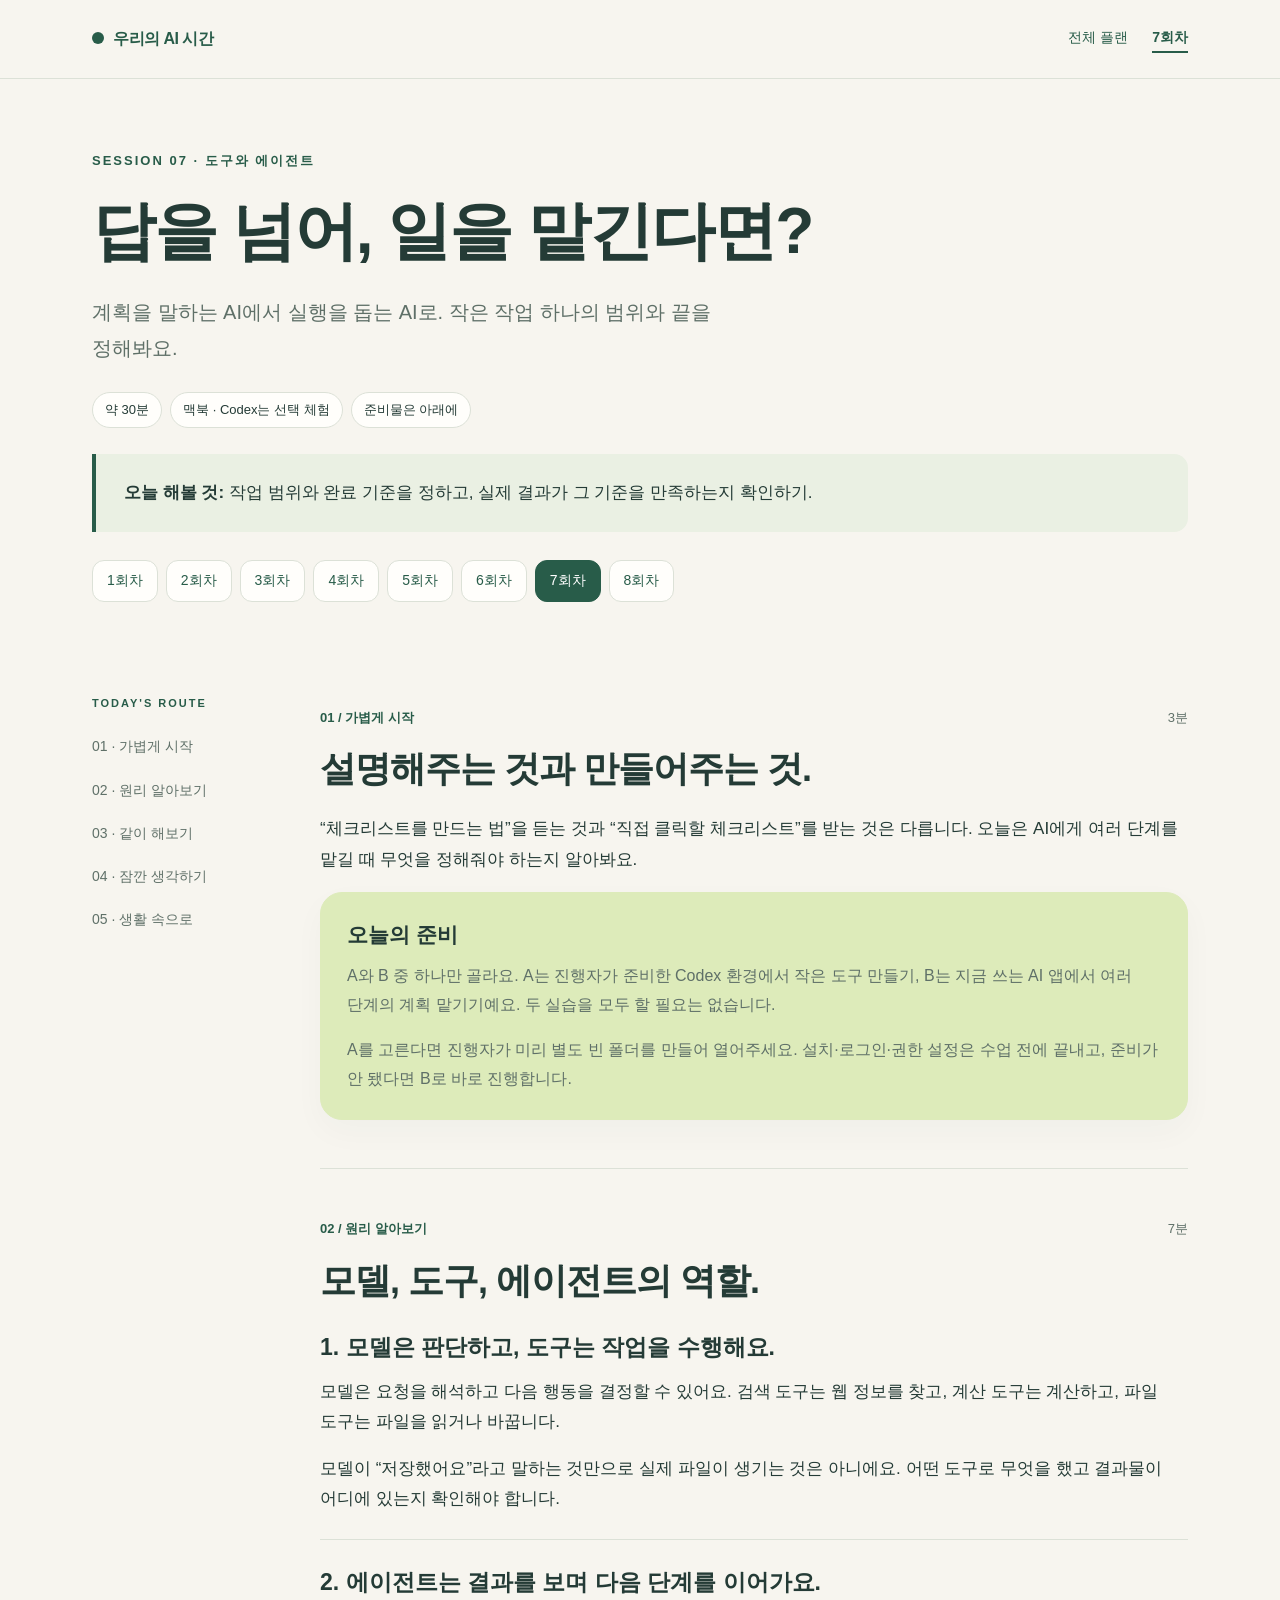
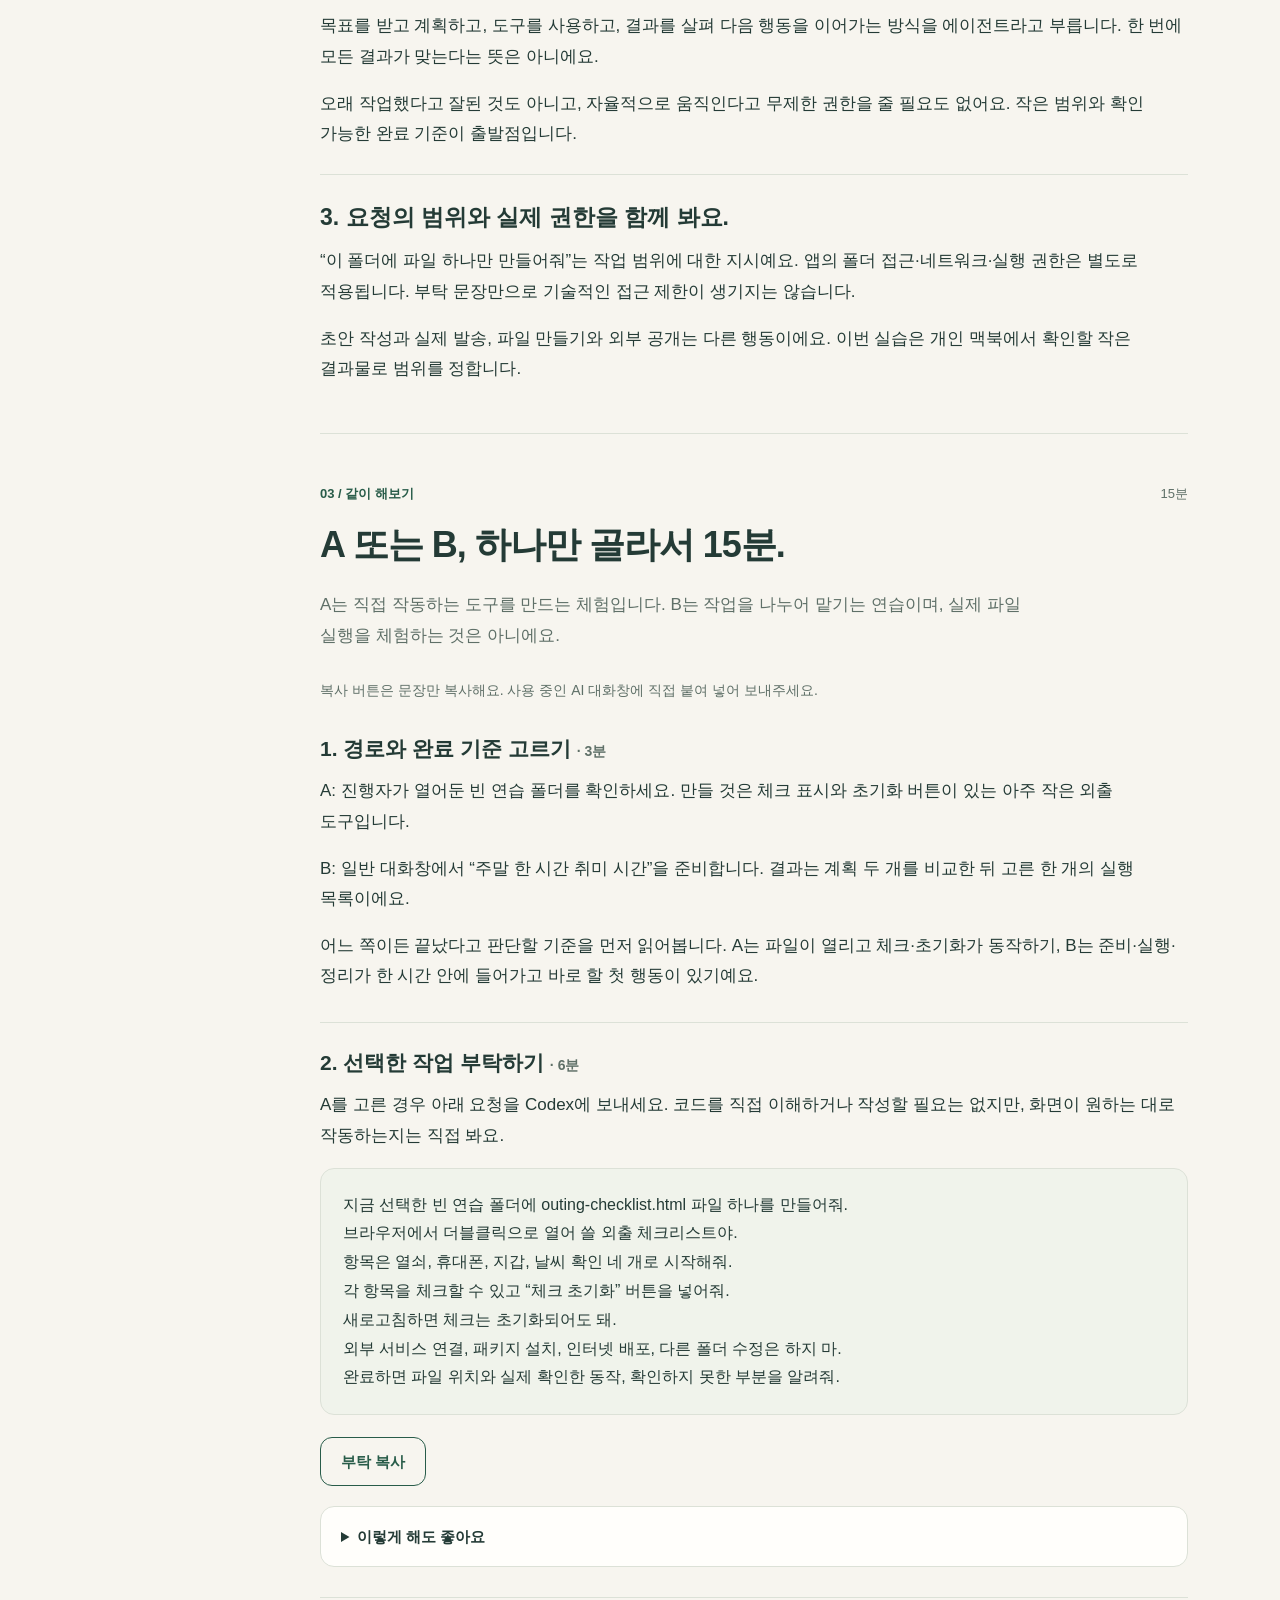
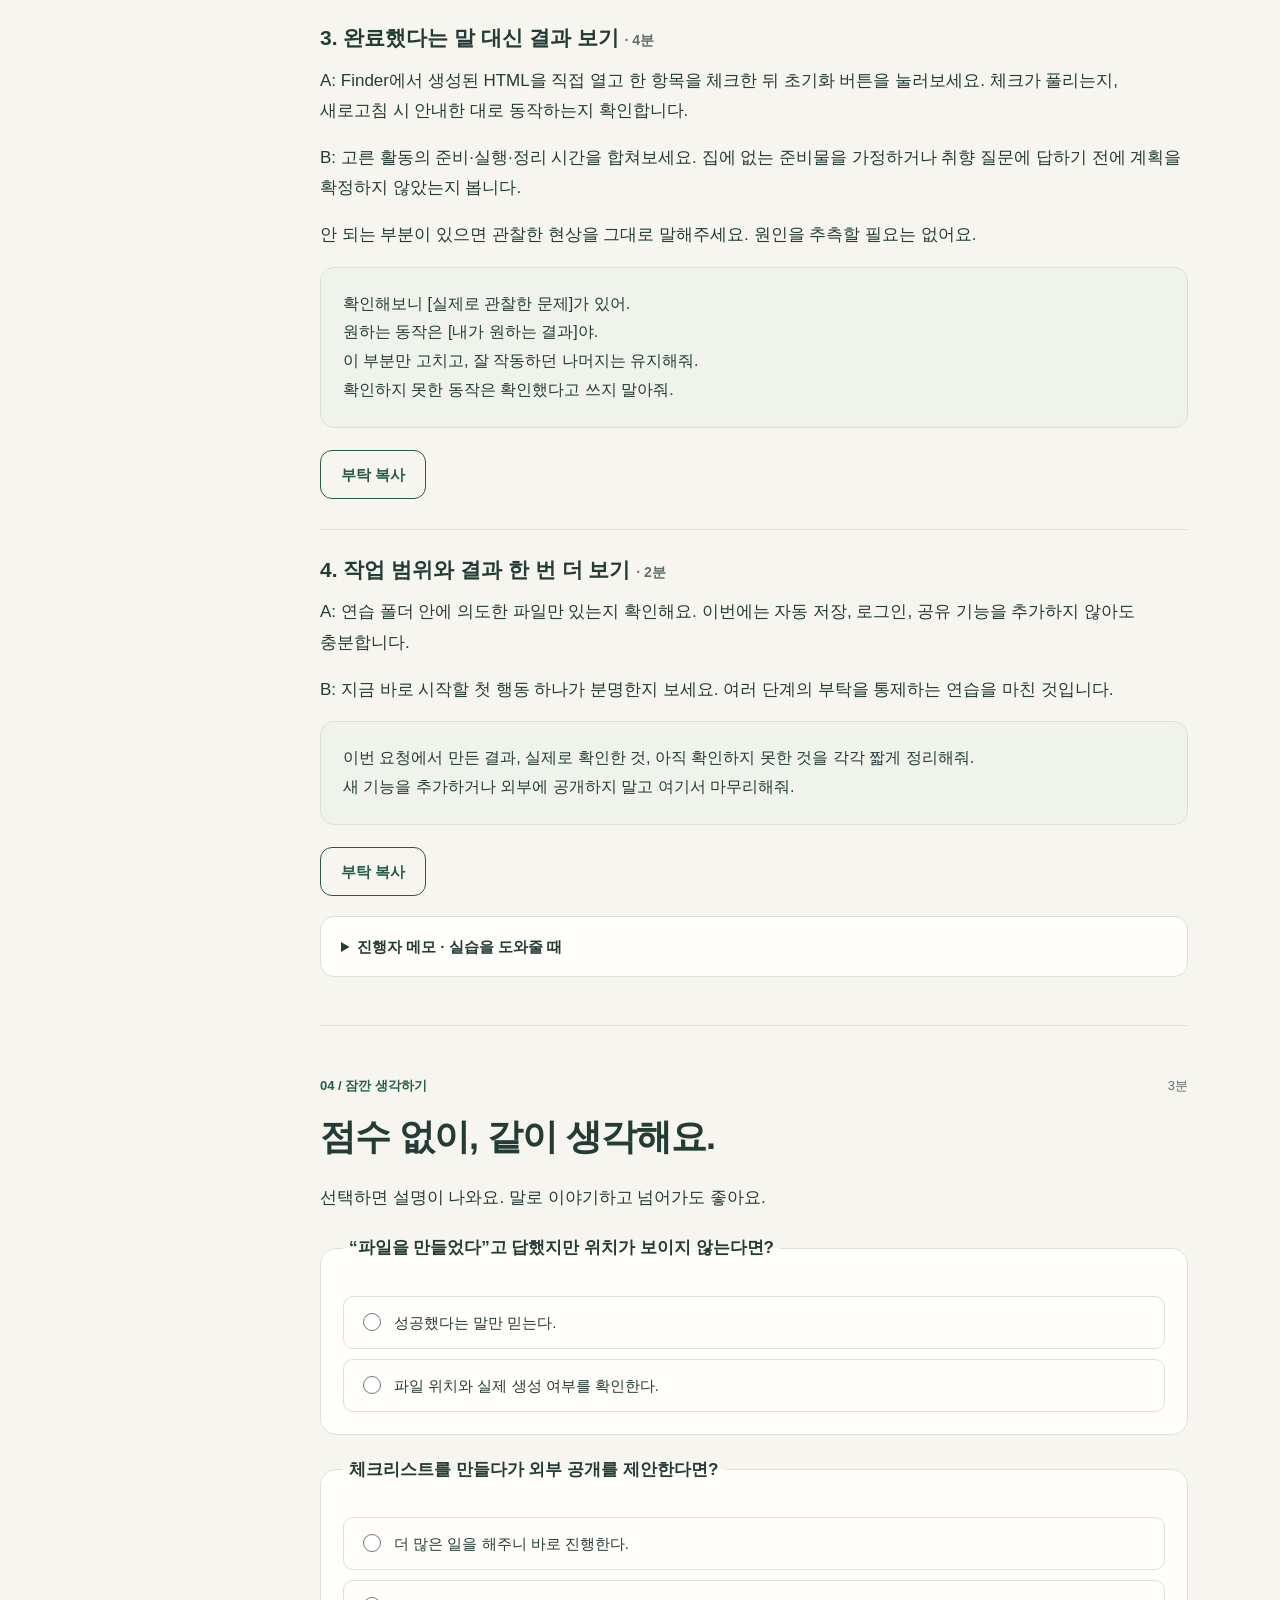
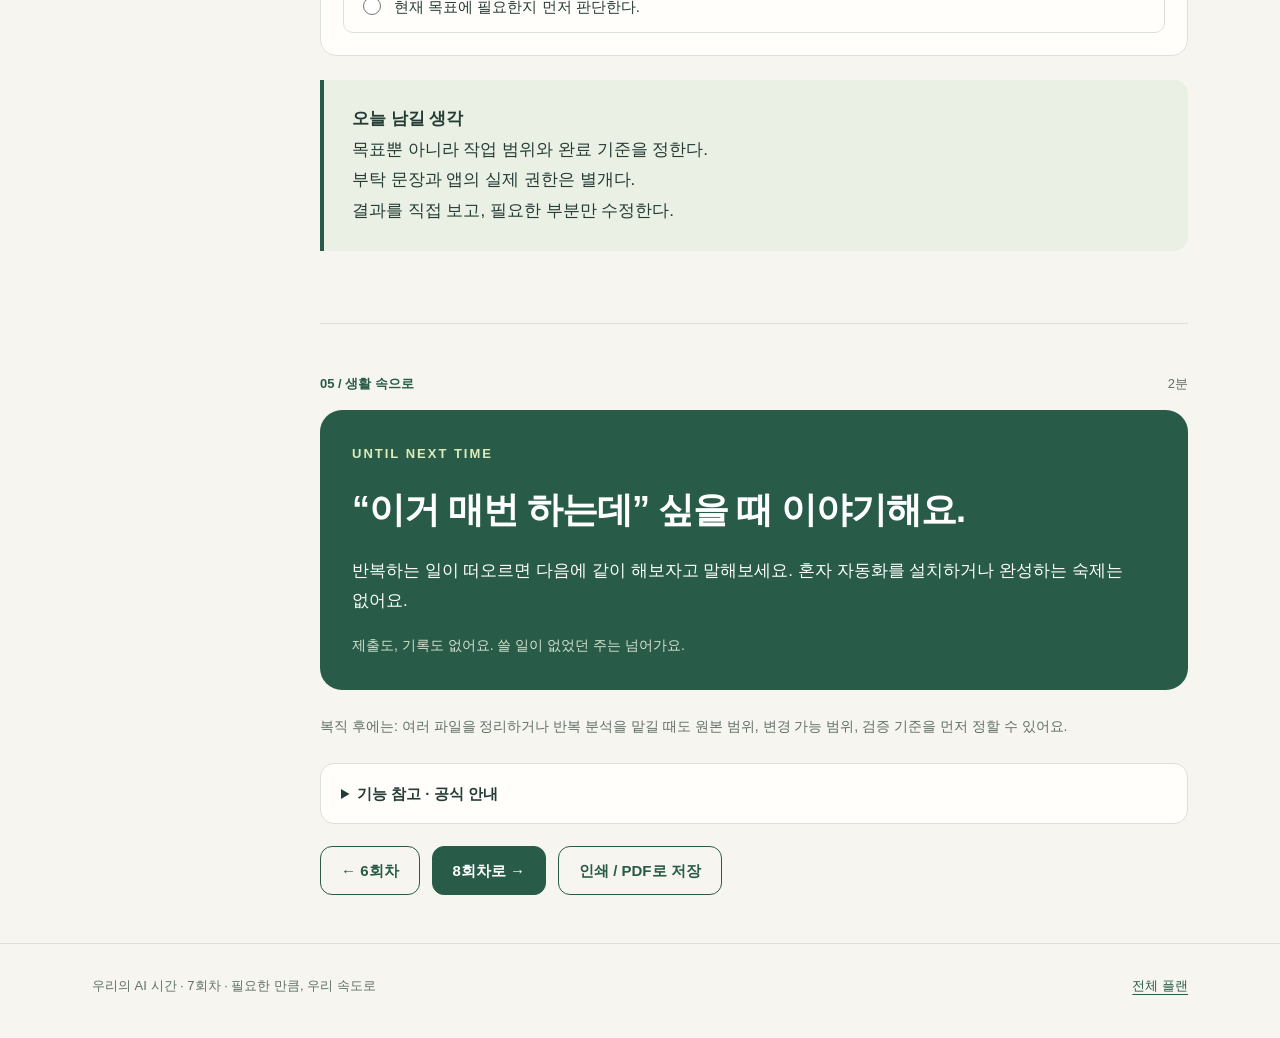
<file: static/ai-study/lesson-07.html>
<!doctype html>
<html lang="ko"><head><meta charset="utf-8"><meta name="viewport" content="width=device-width, initial-scale=1"><meta name="robots" content="noindex, nofollow"><meta name="description" content="작업 범위와 완료 기준을 정하고, 실제 결과가 그 기준을 만족하는지 확인하기."><title>7회차 · 답을 넘어, 일을 맡긴다면?</title><link rel="stylesheet" href="styles.css"><script src="study.js" defer></script></head>
<body><a class="skip" href="#main">본문으로 건너뛰기</a>
<header class="topbar"><div class="wrap"><a class="brand" href="index.html"><span class="brand-dot" aria-hidden="true"></span>우리의 AI 시간</a><nav class="topnav" aria-label="주 메뉴"><a href="index.html">전체 플랜</a><a href="lesson-07.html" aria-current="page">7회차</a></nav></div></header>
<main class="wrap" id="main"><section class="hero"><p class="eyebrow">SESSION 07 · 도구와 에이전트</p><h1>답을 넘어, 일을 맡긴다면?</h1><p class="lead">계획을 말하는 AI에서 실행을 돕는 AI로. 작은 작업 하나의 범위와 끝을 정해봐요.</p><div class="meta"><span class="pill">약 30분</span><span class="pill">맥북 · Codex는 선택 체험</span><span class="pill">준비물은 아래에</span></div><div class="callout"><p><strong>오늘 해볼 것:</strong> 작업 범위와 완료 기준을 정하고, 실제 결과가 그 기준을 만족하는지 확인하기.</p></div><nav class="session-strip" aria-label="회차 바로가기"><a href="lesson-01.html">1회차</a><a href="lesson-02.html">2회차</a><a href="lesson-03.html">3회차</a><a href="lesson-04.html">4회차</a><a href="lesson-05.html">5회차</a><a href="lesson-06.html">6회차</a><a href="lesson-07.html" aria-current="page">7회차</a><a href="lesson-08.html">8회차</a></nav></section>
<div class="lesson-layout"><nav class="lesson-nav" aria-label="수업 순서"><p class="eyebrow">TODAY'S ROUTE</p><a href="#hello">01 · 가볍게 시작</a><a href="#concept">02 · 원리 알아보기</a><a href="#try">03 · 같이 해보기</a><a href="#check">04 · 잠깐 생각하기</a><a href="#life">05 · 생활 속으로</a></nav><div class="lesson-body">
<section class="section" id="hello"><div class="section-label"><span>01 / 가볍게 시작</span><span class="time">3분</span></div><h2>설명해주는 것과 만들어주는 것.</h2><p>“체크리스트를 만드는 법”을 듣는 것과 “직접 클릭할 체크리스트”를 받는 것은 다릅니다. 오늘은 AI에게 여러 단계를 맡길 때 무엇을 정해줘야 하는지 알아봐요.</p><div class="card accent"><h3>오늘의 준비</h3><p>A와 B 중 하나만 골라요. A는 진행자가 준비한 Codex 환경에서 작은 도구 만들기, B는 지금 쓰는 AI 앱에서 여러 단계의 계획 맡기기예요. 두 실습을 모두 할 필요는 없습니다.</p>
<p>A를 고른다면 진행자가 미리 별도 빈 폴더를 만들어 열어주세요. 설치·로그인·권한 설정은 수업 전에 끝내고, 준비가 안 됐다면 B로 바로 진행합니다.</p></div></section>
<section class="section" id="concept"><div class="section-label"><span>02 / 원리 알아보기</span><span class="time">7분</span></div><h2>모델, 도구, 에이전트의 역할.</h2><article class="concept"><h3>1. 모델은 판단하고, 도구는 작업을 수행해요.</h3><p>모델은 요청을 해석하고 다음 행동을 결정할 수 있어요. 검색 도구는 웹 정보를 찾고, 계산 도구는 계산하고, 파일 도구는 파일을 읽거나 바꿉니다.</p>
<p>모델이 “저장했어요”라고 말하는 것만으로 실제 파일이 생기는 것은 아니에요. 어떤 도구로 무엇을 했고 결과물이 어디에 있는지 확인해야 합니다.</p></article>
<article class="concept"><h3>2. 에이전트는 결과를 보며 다음 단계를 이어가요.</h3><p>목표를 받고 계획하고, 도구를 사용하고, 결과를 살펴 다음 행동을 이어가는 방식을 에이전트라고 부릅니다. 한 번에 모든 결과가 맞는다는 뜻은 아니에요.</p>
<p>오래 작업했다고 잘된 것도 아니고, 자율적으로 움직인다고 무제한 권한을 줄 필요도 없어요. 작은 범위와 확인 가능한 완료 기준이 출발점입니다.</p></article>
<article class="concept"><h3>3. 요청의 범위와 실제 권한을 함께 봐요.</h3><p>“이 폴더에 파일 하나만 만들어줘”는 작업 범위에 대한 지시예요. 앱의 폴더 접근·네트워크·실행 권한은 별도로 적용됩니다. 부탁 문장만으로 기술적인 접근 제한이 생기지는 않습니다.</p>
<p>초안 작성과 실제 발송, 파일 만들기와 외부 공개는 다른 행동이에요. 이번 실습은 개인 맥북에서 확인할 작은 결과물로 범위를 정합니다.</p></article></section>
<section class="section" id="try"><div class="section-label"><span>03 / 같이 해보기</span><span class="time">15분</span></div><h2>A 또는 B, 하나만 골라서 15분.</h2><p class="section-intro">A는 직접 작동하는 도구를 만드는 체험입니다. B는 작업을 나누어 맡기는 연습이며, 실제 파일 실행을 체험하는 것은 아니에요.</p><p class="small">복사 버튼은 문장만 복사해요. 사용 중인 AI 대화창에 직접 붙여 넣어 보내주세요.</p><article class="practice-step"><h3>1. 경로와 완료 기준 고르기 <span class="small">· 3분</span></h3><p>A: 진행자가 열어둔 빈 연습 폴더를 확인하세요. 만들 것은 체크 표시와 초기화 버튼이 있는 아주 작은 외출 도구입니다.</p>
<p>B: 일반 대화창에서 “주말 한 시간 취미 시간”을 준비합니다. 결과는 계획 두 개를 비교한 뒤 고른 한 개의 실행 목록이에요.</p>
<p>어느 쪽이든 끝났다고 판단할 기준을 먼저 읽어봅니다. A는 파일이 열리고 체크·초기화가 동작하기, B는 준비·실행·정리가 한 시간 안에 들어가고 바로 할 첫 행동이 있기예요.</p></article><article class="practice-step"><h3>2. 선택한 작업 부탁하기 <span class="small">· 6분</span></h3><p>A를 고른 경우 아래 요청을 Codex에 보내세요. 코드를 직접 이해하거나 작성할 필요는 없지만, 화면이 원하는 대로 작동하는지는 직접 봐요.</p><pre class="prompt" id="prompt-7-1">지금 선택한 빈 연습 폴더에 outing-checklist.html 파일 하나를 만들어줘.
브라우저에서 더블클릭으로 열어 쓸 외출 체크리스트야.
항목은 열쇠, 휴대폰, 지갑, 날씨 확인 네 개로 시작해줘.
각 항목을 체크할 수 있고 “체크 초기화” 버튼을 넣어줘.
새로고침하면 체크는 초기화되어도 돼.
외부 서비스 연결, 패키지 설치, 인터넷 배포, 다른 폴더 수정은 하지 마.
완료하면 파일 위치와 실제 확인한 동작, 확인하지 못한 부분을 알려줘.</pre><div class="actions"><button class="button secondary" type="button" data-copy="prompt-7-1">부탁 복사</button></div><details><summary>이렇게 해도 좋아요</summary><ul><li>B를 골랐다면 다음 문장을 대신 보내세요: “집에서 한 시간 취미 시간을 보내고 싶어. 새 물건은 사지 않을 거야. 먼저 내 취향을 질문 두 개로 확인하고, 활동 두 개를 비교해줘. 내가 고르기 전에는 세부 계획을 확정하지 마. 고른 뒤에는 준비·실행·정리가 한 시간 안에 들어가는 체크리스트를 만들어줘.”</li><li>권한 요청이 뜨면 무엇을 읽거나 바꾸려는지 함께 읽으세요. 요청 범위를 넘는 설치나 외부 접근이 필요해 보이면 중단하고 더 단순한 방식으로 요청합니다.</li></ul></details></article><article class="practice-step"><h3>3. 완료했다는 말 대신 결과 보기 <span class="small">· 4분</span></h3><p>A: Finder에서 생성된 HTML을 직접 열고 한 항목을 체크한 뒤 초기화 버튼을 눌러보세요. 체크가 풀리는지, 새로고침 시 안내한 대로 동작하는지 확인합니다.</p>
<p>B: 고른 활동의 준비·실행·정리 시간을 합쳐보세요. 집에 없는 준비물을 가정하거나 취향 질문에 답하기 전에 계획을 확정하지 않았는지 봅니다.</p>
<p>안 되는 부분이 있으면 관찰한 현상을 그대로 말해주세요. 원인을 추측할 필요는 없어요.</p><pre class="prompt" id="prompt-7-2">확인해보니 [실제로 관찰한 문제]가 있어.
원하는 동작은 [내가 원하는 결과]야.
이 부분만 고치고, 잘 작동하던 나머지는 유지해줘.
확인하지 못한 동작은 확인했다고 쓰지 말아줘.</pre><div class="actions"><button class="button secondary" type="button" data-copy="prompt-7-2">부탁 복사</button></div></article><article class="practice-step"><h3>4. 작업 범위와 결과 한 번 더 보기 <span class="small">· 2분</span></h3><p>A: 연습 폴더 안에 의도한 파일만 있는지 확인해요. 이번에는 자동 저장, 로그인, 공유 기능을 추가하지 않아도 충분합니다.</p>
<p>B: 지금 바로 시작할 첫 행동 하나가 분명한지 보세요. 여러 단계의 부탁을 통제하는 연습을 마친 것입니다.</p><pre class="prompt" id="prompt-7-3">이번 요청에서 만든 결과, 실제로 확인한 것, 아직 확인하지 못한 것을 각각 짧게 정리해줘.
새 기능을 추가하거나 외부에 공개하지 말고 여기서 마무리해줘.</pre><div class="actions"><button class="button secondary" type="button" data-copy="prompt-7-3">부탁 복사</button></div></article><details><summary>진행자 메모 · 실습을 도와줄 때</summary><ul><li>A를 선택했다면 공식 시작 안내에 따라 미리 환경을 준비하세요. 실제 화면과 기능은 계정·버전에 따라 달라질 수 있어요. CLI나 Git은 이번 체험의 학습 목표가 아닙니다.</li><li>선택한 폴더가 보안 경계 전부는 아니에요. 앱의 실제 권한 설정도 확인하고, 작업용 빈 폴더를 사용하세요.</li><li>A가 막히면 B로 전환하세요. 개발 오류를 길게 해결하는 것보다 목표·범위·검토라는 개념을 익히는 편이 중요합니다.</li><li>잘 작동한다면 기능을 계속 늘리기보다 여기서 끝내보세요. 완료 기준을 충족하면 멈추는 경험도 필요합니다.</li></ul></details></section>
<section class="section" id="check"><div class="section-label"><span>04 / 잠깐 생각하기</span><span class="time">3분</span></div><h2>점수 없이, 같이 생각해요.</h2><p>선택하면 설명이 나와요. 말로 이야기하고 넘어가도 좋아요.</p><fieldset class="quiz" data-choice><legend>“파일을 만들었다”고 답했지만 위치가 보이지 않는다면?</legend><label><input type="radio" name="q-7-0" value="0" data-feedback="실제 결과물을 확인해야 해요. 생성하지 못하고 코드나 설명만 준 경우도 있습니다.">성공했다는 말만 믿는다.</label><label><input type="radio" name="q-7-0" value="1" data-feedback="맞아요. 결과를 직접 열고 요구한 동작을 확인하면 됩니다.">파일 위치와 실제 생성 여부를 확인한다.</label><p class="feedback" aria-live="polite"></p></fieldset><p class="print-only">함께 이야기하기: “파일을 만들었다”고 답했지만 위치가 보이지 않는다면?</p><fieldset class="quiz" data-choice><legend>체크리스트를 만들다가 외부 공개를 제안한다면?</legend><label><input type="radio" name="q-7-1" value="0" data-feedback="이번 목표에는 공개가 포함되지 않았어요. 작업 범위가 바뀌는 순간을 알아차리는 것이 중요합니다.">더 많은 일을 해주니 바로 진행한다.</label><label><input type="radio" name="q-7-1" value="1" data-feedback="좋아요. 로컬에서 쓸 도구라면 공개 없이도 완료할 수 있습니다.">현재 목표에 필요한지 먼저 판단한다.</label><p class="feedback" aria-live="polite"></p></fieldset><p class="print-only">함께 이야기하기: 체크리스트를 만들다가 외부 공개를 제안한다면?</p><div class="callout"><p><strong>오늘 남길 생각</strong><br>목표뿐 아니라 작업 범위와 완료 기준을 정한다.<br>부탁 문장과 앱의 실제 권한은 별개다.<br>결과를 직접 보고, 필요한 부분만 수정한다.</p></div><noscript><p>선택형 설명은 JavaScript를 켜면 볼 수 있어요. 위 질문을 말로 이야기하고, 오늘 남길 생각과 연결해보세요.</p></noscript></section>
<section class="section" id="life"><div class="section-label"><span>05 / 생활 속으로</span><span class="time">2분</span></div><div class="end-card"><p class="eyebrow">UNTIL NEXT TIME</p><h2>“이거 매번 하는데” 싶을 때 이야기해요.</h2><p>반복하는 일이 떠오르면 다음에 같이 해보자고 말해보세요. 혼자 자동화를 설치하거나 완성하는 숙제는 없어요.</p><p class="small">제출도, 기록도 없어요. 쓸 일이 없었던 주는 넘어가요.</p></div><p class="small bridge">복직 후에는: 여러 파일을 정리하거나 반복 분석을 맡길 때도 원본 범위, 변경 가능 범위, 검증 기준을 먼저 정할 수 있어요.</p><details class="source-note"><summary>기능 참고 · 공식 안내</summary><p>화면과 제공 기능은 계정·앱 버전에 따라 다를 수 있어요. 실습의 대체 방법으로 진행해도 됩니다.</p><ul><li><a href="https://learn.chatgpt.com/docs/quickstart" target="_blank" rel="noopener noreferrer">ChatGPT·Codex 공식 시작 안내 ↗</a></li><li><a href="https://learn.chatgpt.com/docs/projects" target="_blank" rel="noopener noreferrer">로컬 프로젝트와 폴더 ↗</a></li></ul></details><div class="actions"><a class="button secondary" href="lesson-06.html">← 6회차</a><a class="button" href="lesson-08.html">8회차로 →</a><button class="button secondary" type="button" data-print>인쇄 / PDF로 저장</button></div></section>
</div></div></main><footer class="footer"><div class="wrap"><span>우리의 AI 시간 · 7회차 · 필요한 만큼, 우리 속도로</span><a href="index.html">전체 플랜</a></div></footer></body></html>
</file>
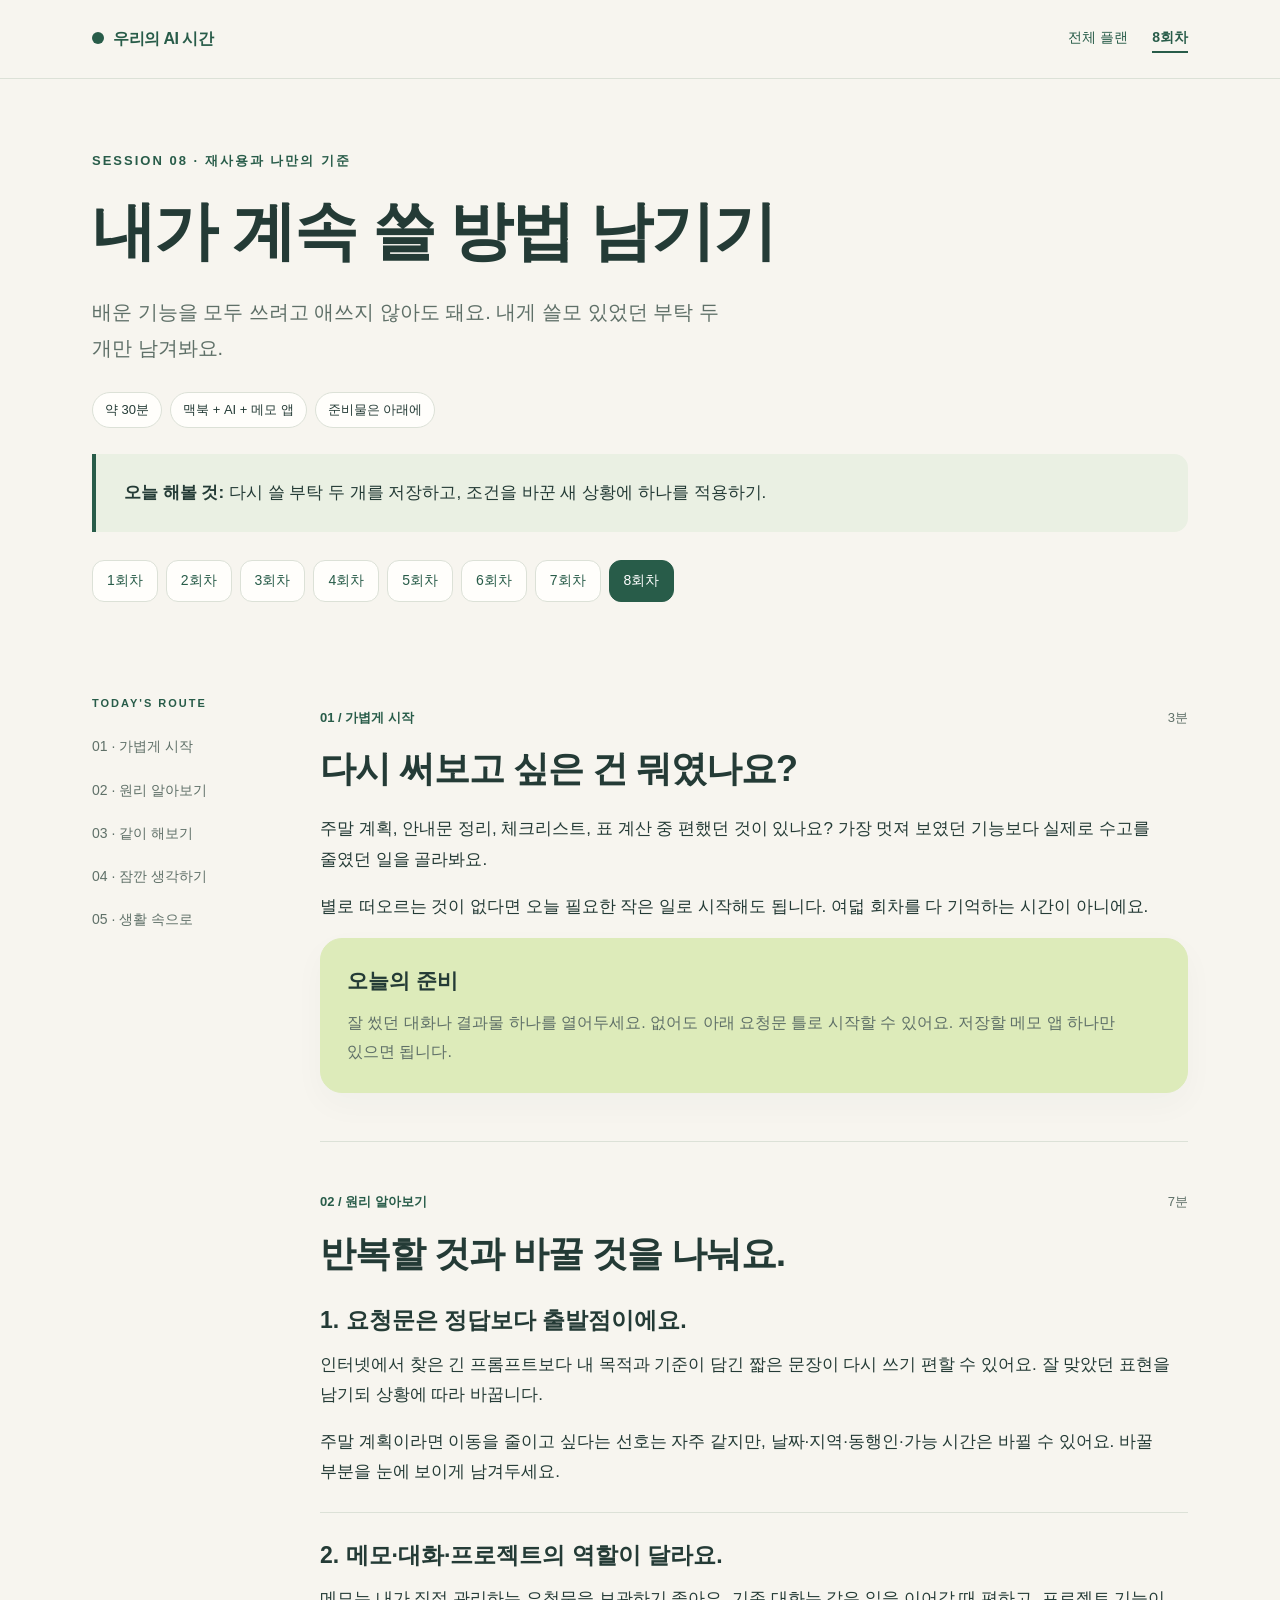
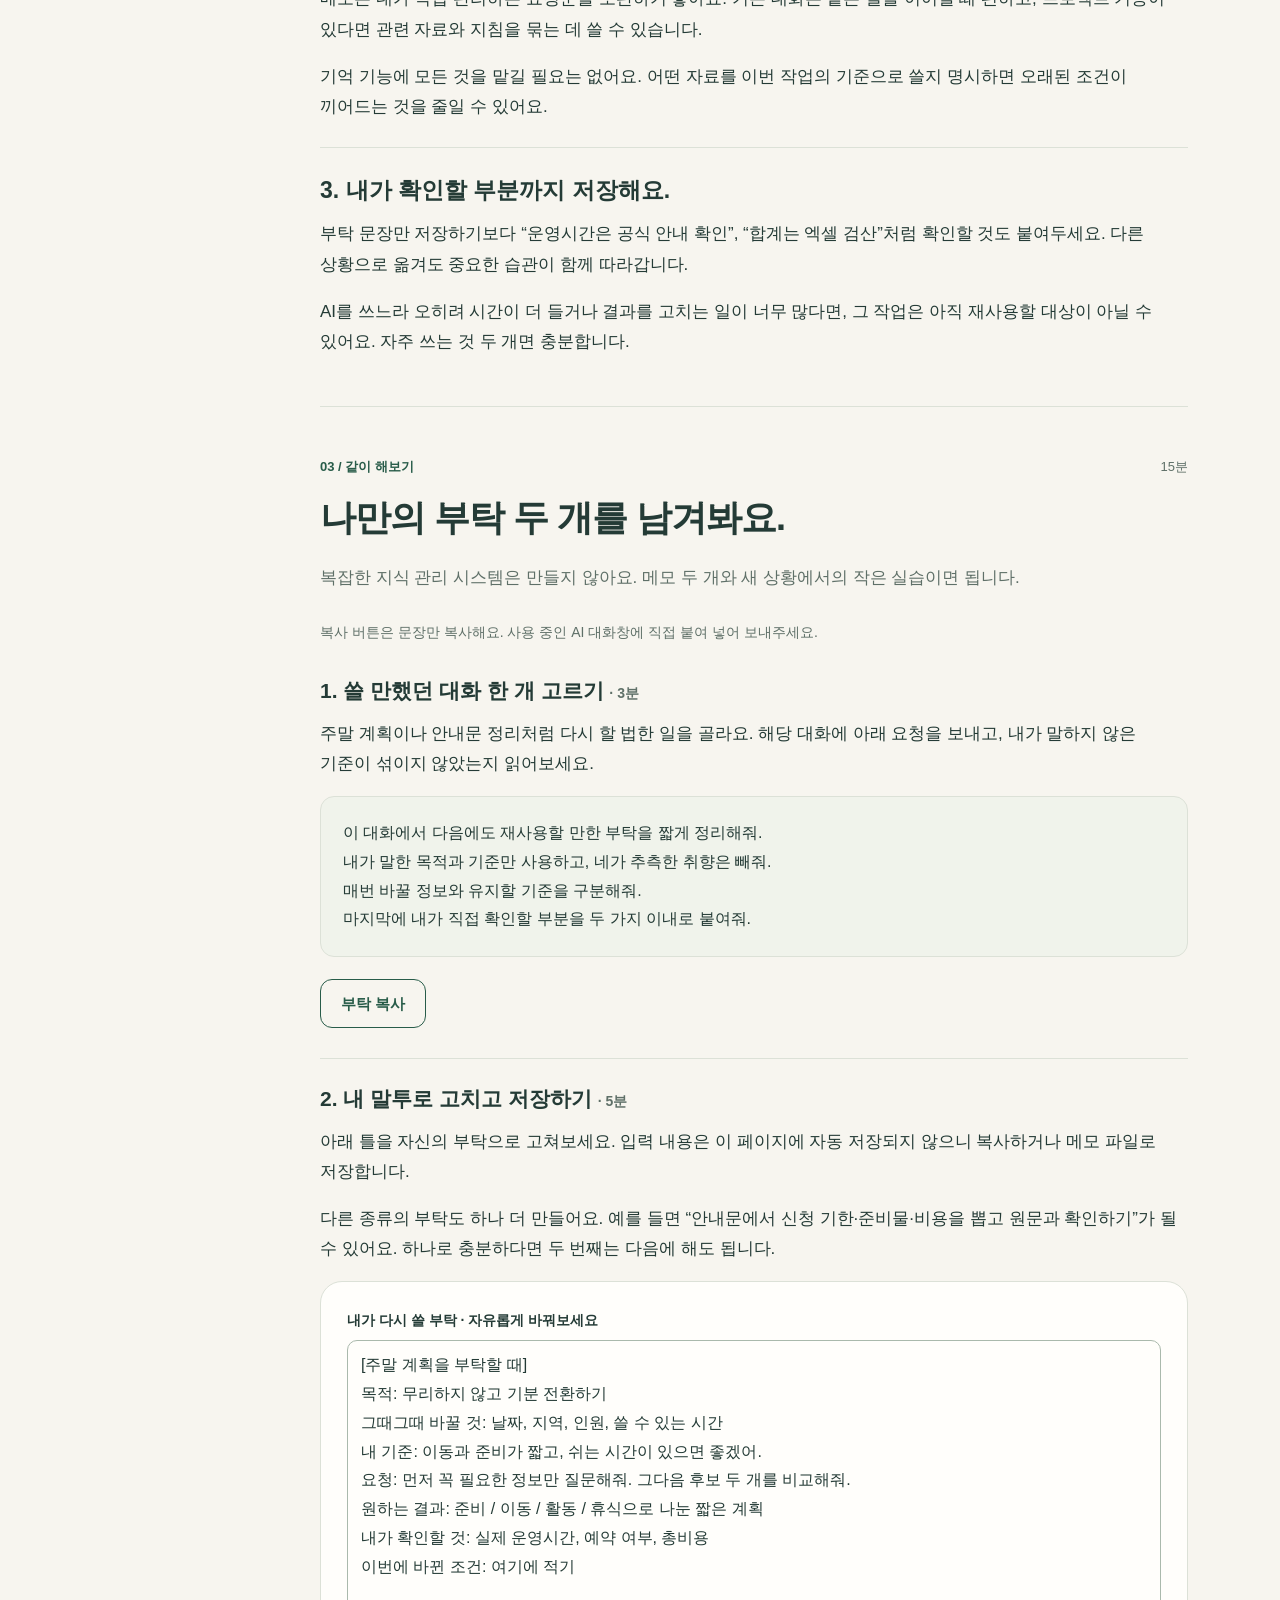
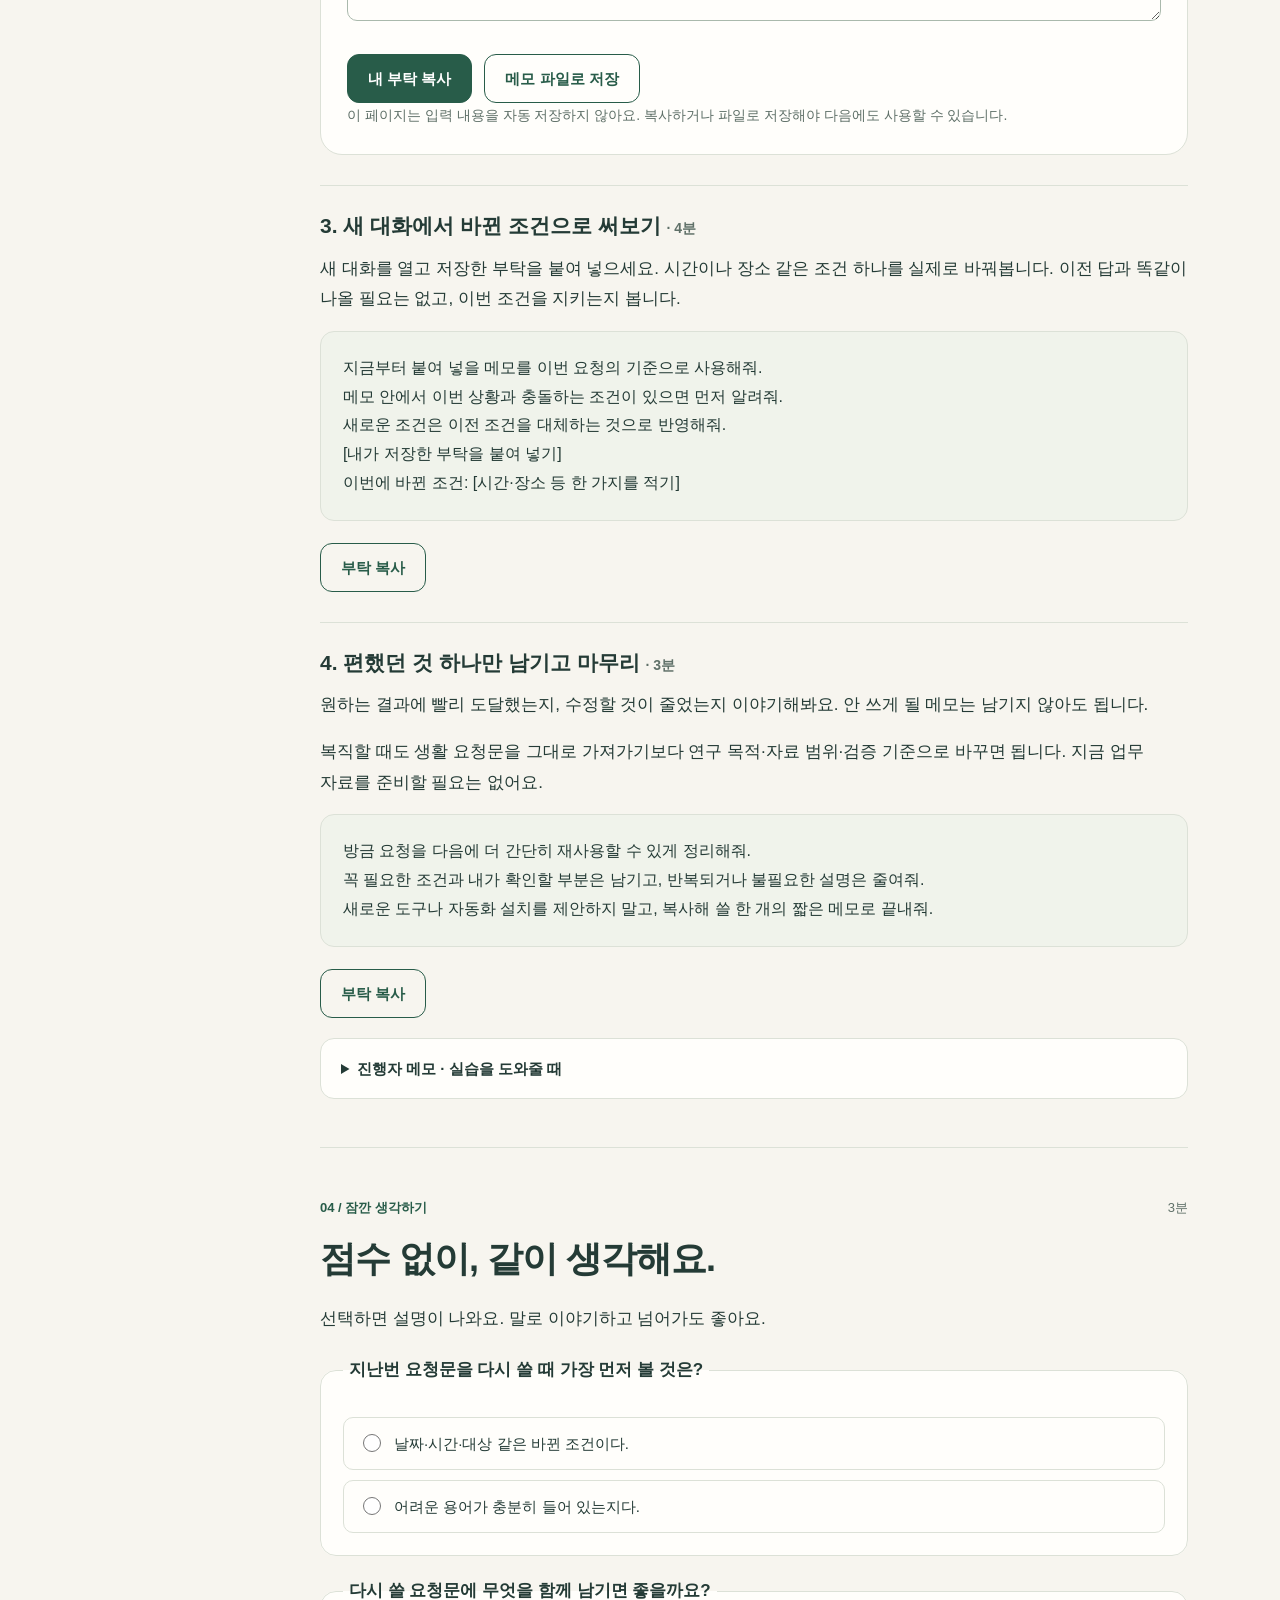
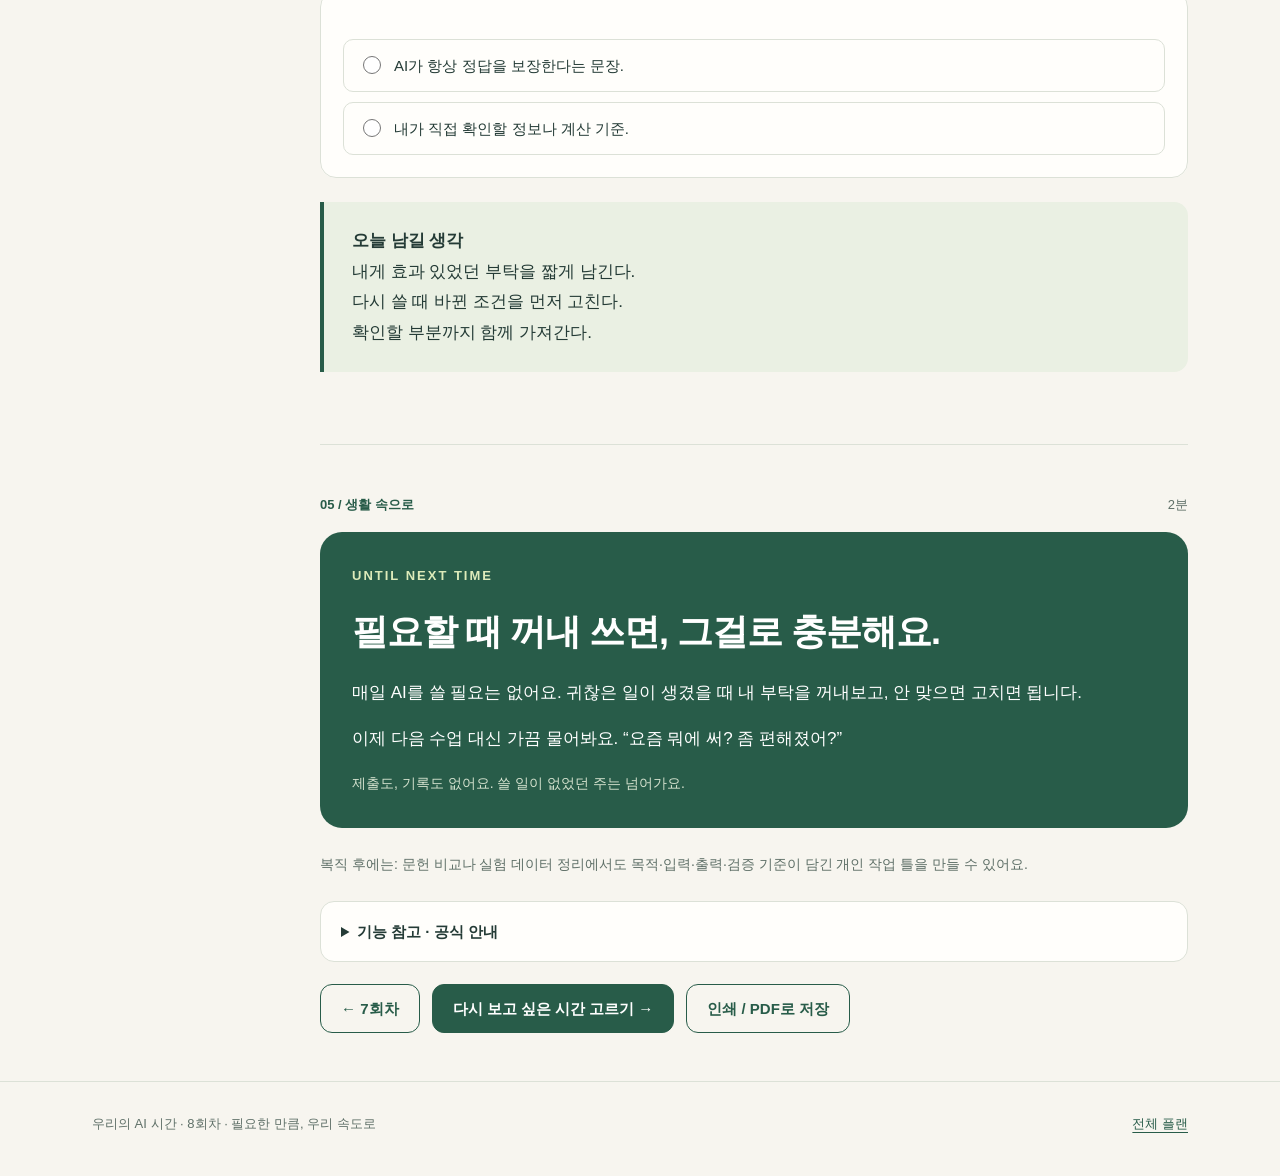
<file: static/ai-study/lesson-08.html>
<!doctype html>
<html lang="ko"><head><meta charset="utf-8"><meta name="viewport" content="width=device-width, initial-scale=1"><meta name="robots" content="noindex, nofollow"><meta name="description" content="다시 쓸 부탁 두 개를 저장하고, 조건을 바꾼 새 상황에 하나를 적용하기."><title>8회차 · 내가 계속 쓸 방법 남기기</title><link rel="stylesheet" href="styles.css"><script src="study.js" defer></script></head>
<body><a class="skip" href="#main">본문으로 건너뛰기</a>
<header class="topbar"><div class="wrap"><a class="brand" href="index.html"><span class="brand-dot" aria-hidden="true"></span>우리의 AI 시간</a><nav class="topnav" aria-label="주 메뉴"><a href="index.html">전체 플랜</a><a href="lesson-08.html" aria-current="page">8회차</a></nav></div></header>
<main class="wrap" id="main"><section class="hero"><p class="eyebrow">SESSION 08 · 재사용과 나만의 기준</p><h1>내가 계속 쓸 방법 남기기</h1><p class="lead">배운 기능을 모두 쓰려고 애쓰지 않아도 돼요. 내게 쓸모 있었던 부탁 두 개만 남겨봐요.</p><div class="meta"><span class="pill">약 30분</span><span class="pill">맥북 + AI + 메모 앱</span><span class="pill">준비물은 아래에</span></div><div class="callout"><p><strong>오늘 해볼 것:</strong> 다시 쓸 부탁 두 개를 저장하고, 조건을 바꾼 새 상황에 하나를 적용하기.</p></div><nav class="session-strip" aria-label="회차 바로가기"><a href="lesson-01.html">1회차</a><a href="lesson-02.html">2회차</a><a href="lesson-03.html">3회차</a><a href="lesson-04.html">4회차</a><a href="lesson-05.html">5회차</a><a href="lesson-06.html">6회차</a><a href="lesson-07.html">7회차</a><a href="lesson-08.html" aria-current="page">8회차</a></nav></section>
<div class="lesson-layout"><nav class="lesson-nav" aria-label="수업 순서"><p class="eyebrow">TODAY'S ROUTE</p><a href="#hello">01 · 가볍게 시작</a><a href="#concept">02 · 원리 알아보기</a><a href="#try">03 · 같이 해보기</a><a href="#check">04 · 잠깐 생각하기</a><a href="#life">05 · 생활 속으로</a></nav><div class="lesson-body">
<section class="section" id="hello"><div class="section-label"><span>01 / 가볍게 시작</span><span class="time">3분</span></div><h2>다시 써보고 싶은 건 뭐였나요?</h2><p>주말 계획, 안내문 정리, 체크리스트, 표 계산 중 편했던 것이 있나요? 가장 멋져 보였던 기능보다 실제로 수고를 줄였던 일을 골라봐요.</p>
<p>별로 떠오르는 것이 없다면 오늘 필요한 작은 일로 시작해도 됩니다. 여덟 회차를 다 기억하는 시간이 아니에요.</p><div class="card accent"><h3>오늘의 준비</h3><p>잘 썼던 대화나 결과물 하나를 열어두세요. 없어도 아래 요청문 틀로 시작할 수 있어요. 저장할 메모 앱 하나만 있으면 됩니다.</p></div></section>
<section class="section" id="concept"><div class="section-label"><span>02 / 원리 알아보기</span><span class="time">7분</span></div><h2>반복할 것과 바꿀 것을 나눠요.</h2><article class="concept"><h3>1. 요청문은 정답보다 출발점이에요.</h3><p>인터넷에서 찾은 긴 프롬프트보다 내 목적과 기준이 담긴 짧은 문장이 다시 쓰기 편할 수 있어요. 잘 맞았던 표현을 남기되 상황에 따라 바꿉니다.</p>
<p>주말 계획이라면 이동을 줄이고 싶다는 선호는 자주 같지만, 날짜·지역·동행인·가능 시간은 바뀔 수 있어요. 바꿀 부분을 눈에 보이게 남겨두세요.</p></article>
<article class="concept"><h3>2. 메모·대화·프로젝트의 역할이 달라요.</h3><p>메모는 내가 직접 관리하는 요청문을 보관하기 좋아요. 기존 대화는 같은 일을 이어갈 때 편하고, 프로젝트 기능이 있다면 관련 자료와 지침을 묶는 데 쓸 수 있습니다.</p>
<p>기억 기능에 모든 것을 맡길 필요는 없어요. 어떤 자료를 이번 작업의 기준으로 쓸지 명시하면 오래된 조건이 끼어드는 것을 줄일 수 있어요.</p></article>
<article class="concept"><h3>3. 내가 확인할 부분까지 저장해요.</h3><p>부탁 문장만 저장하기보다 “운영시간은 공식 안내 확인”, “합계는 엑셀 검산”처럼 확인할 것도 붙여두세요. 다른 상황으로 옮겨도 중요한 습관이 함께 따라갑니다.</p>
<p>AI를 쓰느라 오히려 시간이 더 들거나 결과를 고치는 일이 너무 많다면, 그 작업은 아직 재사용할 대상이 아닐 수 있어요. 자주 쓰는 것 두 개면 충분합니다.</p></article></section>
<section class="section" id="try"><div class="section-label"><span>03 / 같이 해보기</span><span class="time">15분</span></div><h2>나만의 부탁 두 개를 남겨봐요.</h2><p class="section-intro">복잡한 지식 관리 시스템은 만들지 않아요. 메모 두 개와 새 상황에서의 작은 실습이면 됩니다.</p><p class="small">복사 버튼은 문장만 복사해요. 사용 중인 AI 대화창에 직접 붙여 넣어 보내주세요.</p><article class="practice-step"><h3>1. 쓸 만했던 대화 한 개 고르기 <span class="small">· 3분</span></h3><p>주말 계획이나 안내문 정리처럼 다시 할 법한 일을 골라요. 해당 대화에 아래 요청을 보내고, 내가 말하지 않은 기준이 섞이지 않았는지 읽어보세요.</p><pre class="prompt" id="prompt-8-0">이 대화에서 다음에도 재사용할 만한 부탁을 짧게 정리해줘.
내가 말한 목적과 기준만 사용하고, 네가 추측한 취향은 빼줘.
매번 바꿀 정보와 유지할 기준을 구분해줘.
마지막에 내가 직접 확인할 부분을 두 가지 이내로 붙여줘.</pre><div class="actions"><button class="button secondary" type="button" data-copy="prompt-8-0">부탁 복사</button></div></article><article class="practice-step"><h3>2. 내 말투로 고치고 저장하기 <span class="small">· 5분</span></h3><p>아래 틀을 자신의 부탁으로 고쳐보세요. 입력 내용은 이 페이지에 자동 저장되지 않으니 복사하거나 메모 파일로 저장합니다.</p>
<p>다른 종류의 부탁도 하나 더 만들어요. 예를 들면 “안내문에서 신청 기한·준비물·비용을 뽑고 원문과 확인하기”가 될 수 있어요. 하나로 충분하다면 두 번째는 다음에 해도 됩니다.</p><div class="builder"><label class="field"><span>내가 다시 쓸 부탁 · 자유롭게 바꿔보세요</span><textarea id="routine-note" rows="9">[주말 계획을 부탁할 때]
목적: 무리하지 않고 기분 전환하기
그때그때 바꿀 것: 날짜, 지역, 인원, 쓸 수 있는 시간
내 기준: 이동과 준비가 짧고, 쉬는 시간이 있으면 좋겠어.
요청: 먼저 꼭 필요한 정보만 질문해줘. 그다음 후보 두 개를 비교해줘.
원하는 결과: 준비 / 이동 / 활동 / 휴식으로 나눈 짧은 계획
내가 확인할 것: 실제 운영시간, 예약 여부, 총비용
이번에 바뀐 조건: 여기에 적기</textarea></label><div class="actions"><button class="button" type="button" data-copy="routine-note">내 부탁 복사</button><button class="button secondary" type="button" data-download="routine-note" data-filename="나의-AI-부탁.txt">메모 파일로 저장</button></div><p class="small">이 페이지는 입력 내용을 자동 저장하지 않아요. 복사하거나 파일로 저장해야 다음에도 사용할 수 있습니다.</p></div></article><article class="practice-step"><h3>3. 새 대화에서 바뀐 조건으로 써보기 <span class="small">· 4분</span></h3><p>새 대화를 열고 저장한 부탁을 붙여 넣으세요. 시간이나 장소 같은 조건 하나를 실제로 바꿔봅니다. 이전 답과 똑같이 나올 필요는 없고, 이번 조건을 지키는지 봅니다.</p><pre class="prompt" id="prompt-8-2">지금부터 붙여 넣을 메모를 이번 요청의 기준으로 사용해줘.
메모 안에서 이번 상황과 충돌하는 조건이 있으면 먼저 알려줘.
새로운 조건은 이전 조건을 대체하는 것으로 반영해줘.
[내가 저장한 부탁을 붙여 넣기]
이번에 바뀐 조건: [시간·장소 등 한 가지를 적기]</pre><div class="actions"><button class="button secondary" type="button" data-copy="prompt-8-2">부탁 복사</button></div></article><article class="practice-step"><h3>4. 편했던 것 하나만 남기고 마무리 <span class="small">· 3분</span></h3><p>원하는 결과에 빨리 도달했는지, 수정할 것이 줄었는지 이야기해봐요. 안 쓰게 될 메모는 남기지 않아도 됩니다.</p>
<p>복직할 때도 생활 요청문을 그대로 가져가기보다 연구 목적·자료 범위·검증 기준으로 바꾸면 됩니다. 지금 업무 자료를 준비할 필요는 없어요.</p><pre class="prompt" id="prompt-8-3">방금 요청을 다음에 더 간단히 재사용할 수 있게 정리해줘.
꼭 필요한 조건과 내가 확인할 부분은 남기고, 반복되거나 불필요한 설명은 줄여줘.
새로운 도구나 자동화 설치를 제안하지 말고, 복사해 쓸 한 개의 짧은 메모로 끝내줘.</pre><div class="actions"><button class="button secondary" type="button" data-copy="prompt-8-3">부탁 복사</button></div></article><details><summary>진행자 메모 · 실습을 도와줄 때</summary><ul><li>요청문 개수를 실적으로 세지 마세요. 실제로 사용할 것 하나만 남아도 의미가 있습니다.</li><li>새 대화에서 결과가 달라지는 것은 자연스러워요. 문구 재현보다 내 조건을 충족하는지를 봅니다.</li><li>프로젝트 기능을 써보고 싶다면 같은 목적의 자료만 묶어보세요. 오늘 실습은 메모 저장만으로도 완료됩니다.</li><li>이후에는 정기 수업 대신 가끔 “요즘 뭐에 써?”라고 이야기해도 좋아요. 복직이 가까워지면 공개 자료로 업무 연결 시간을 별도로 잡으면 됩니다.</li></ul></details></section>
<section class="section" id="check"><div class="section-label"><span>04 / 잠깐 생각하기</span><span class="time">3분</span></div><h2>점수 없이, 같이 생각해요.</h2><p>선택하면 설명이 나와요. 말로 이야기하고 넘어가도 좋아요.</p><fieldset class="quiz" data-choice><legend>지난번 요청문을 다시 쓸 때 가장 먼저 볼 것은?</legend><label><input type="radio" name="q-8-0" value="0" data-feedback="맞아요. 잘 만든 요청문도 예전 조건이 남아 있으면 지금은 맞지 않을 수 있어요.">날짜·시간·대상 같은 바뀐 조건이다.</label><label><input type="radio" name="q-8-0" value="1" data-feedback="복잡한 용어보다 이번 상황에 맞는 목적과 조건이 중요해요.">어려운 용어가 충분히 들어 있는지다.</label><p class="feedback" aria-live="polite"></p></fieldset><p class="print-only">함께 이야기하기: 지난번 요청문을 다시 쓸 때 가장 먼저 볼 것은?</p><fieldset class="quiz" data-choice><legend>다시 쓸 요청문에 무엇을 함께 남기면 좋을까요?</legend><label><input type="radio" name="q-8-1" value="0" data-feedback="그런 문장이 정확성을 보장하지는 않아요.">AI가 항상 정답을 보장한다는 문장.</label><label><input type="radio" name="q-8-1" value="1" data-feedback="좋아요. 재사용할 때도 결과 검증을 잊지 않게 도와줍니다.">내가 직접 확인할 정보나 계산 기준.</label><p class="feedback" aria-live="polite"></p></fieldset><p class="print-only">함께 이야기하기: 다시 쓸 요청문에 무엇을 함께 남기면 좋을까요?</p><div class="callout"><p><strong>오늘 남길 생각</strong><br>내게 효과 있었던 부탁을 짧게 남긴다.<br>다시 쓸 때 바뀐 조건을 먼저 고친다.<br>확인할 부분까지 함께 가져간다.</p></div><noscript><p>선택형 설명은 JavaScript를 켜면 볼 수 있어요. 위 질문을 말로 이야기하고, 오늘 남길 생각과 연결해보세요.</p></noscript></section>
<section class="section" id="life"><div class="section-label"><span>05 / 생활 속으로</span><span class="time">2분</span></div><div class="end-card"><p class="eyebrow">UNTIL NEXT TIME</p><h2>필요할 때 꺼내 쓰면, 그걸로 충분해요.</h2><p>매일 AI를 쓸 필요는 없어요. 귀찮은 일이 생겼을 때 내 부탁을 꺼내보고, 안 맞으면 고치면 됩니다.</p>
<p>이제 다음 수업 대신 가끔 물어봐요. “요즘 뭐에 써? 좀 편해졌어?”</p><p class="small">제출도, 기록도 없어요. 쓸 일이 없었던 주는 넘어가요.</p></div><p class="small bridge">복직 후에는: 문헌 비교나 실험 데이터 정리에서도 목적·입력·출력·검증 기준이 담긴 개인 작업 틀을 만들 수 있어요.</p><details class="source-note"><summary>기능 참고 · 공식 안내</summary><p>화면과 제공 기능은 계정·앱 버전에 따라 다를 수 있어요. 실습의 대체 방법으로 진행해도 됩니다.</p><ul><li><a href="https://learn.chatgpt.com/docs/projects" target="_blank" rel="noopener noreferrer">관련 자료와 대화를 프로젝트로 묶기 ↗</a></li></ul></details><div class="actions"><a class="button secondary" href="lesson-07.html">← 7회차</a><a class="button" href="index.html#curriculum">다시 보고 싶은 시간 고르기 →</a><button class="button secondary" type="button" data-print>인쇄 / PDF로 저장</button></div></section>
</div></div></main><footer class="footer"><div class="wrap"><span>우리의 AI 시간 · 8회차 · 필요한 만큼, 우리 속도로</span><a href="index.html">전체 플랜</a></div></footer></body></html>
</file>
<file: static/ai-study/styles.css>
@charset "UTF-8";
:root{--paper:#f7f5ef;--surface:#fffefb;--ink:#243b36;--muted:#5f7068;--line:#dce1d7;--green:#285c49;--lime:#ddebba;--warm:#f3e2cb;--radius:22px;--shadow:0 12px 32px #243b3608}
*{box-sizing:border-box}html{scroll-behavior:smooth;scroll-padding-top:90px}body{margin:0;background:var(--paper);color:var(--ink);font-family:-apple-system,BlinkMacSystemFont,"Apple SD Gothic Neo","Noto Sans KR",sans-serif;font-size:17px;line-height:1.8;word-break:keep-all;overflow-wrap:anywhere}a{color:var(--green);text-underline-offset:4px}button,input,textarea{font:inherit}button,a,input,textarea,summary{-webkit-tap-highlight-color:transparent}button{cursor:pointer}a:focus-visible,button:focus-visible,input:focus-visible,textarea:focus-visible,summary:focus-visible{outline:3px solid #b56324;outline-offset:5px}h1,h2,h3,p{margin-top:0}h1{font-size:clamp(36px,5.2vw,64px);line-height:1.22;letter-spacing:-2px;margin-bottom:24px}h2{font-size:clamp(26px,3vw,36px);line-height:1.4;letter-spacing:-1px;margin-bottom:20px}h3{font-size:21px;line-height:1.5;margin-bottom:12px}p{margin-bottom:16px}p:last-child{margin-bottom:0}small,.small{font-size:14px;color:var(--muted)}strong{font-weight:700}ul,ol{padding-left:24px}li+li{margin-top:8px}.wrap{max-width:1160px;margin:auto;padding:0 32px}.topbar{border-bottom:1px solid var(--line);background:var(--paper)}.topbar .wrap{min-height:78px;display:flex;align-items:center;justify-content:space-between;gap:24px}.brand{font-size:16px;font-weight:750;letter-spacing:-.5px;text-decoration:none;white-space:nowrap}.brand-dot{display:inline-block;width:12px;height:12px;border-radius:50%;background:var(--green);margin-right:9px}.topnav{display:flex;gap:24px;font-size:14px}.topnav a{text-decoration:none}.topnav a[aria-current=page]{font-weight:750;border-bottom:2px solid var(--green)}.eyebrow{font-size:13px;letter-spacing:2px;font-weight:750;color:var(--green);text-transform:uppercase;margin-bottom:20px}.hero{padding:70px 0 56px}.hero-grid{display:grid;grid-template-columns:1.4fr 1fr;gap:54px;align-items:center}.lead{font-size:20px;color:var(--muted);max-width:660px}.meta{display:flex;flex-wrap:wrap;gap:8px;margin:26px 0}.pill{font-size:13px;padding:5px 12px;border:1px solid var(--line);border-radius:30px;background:var(--surface)}.button{display:inline-flex;align-items:center;justify-content:center;gap:12px;min-height:46px;padding:10px 20px;border-radius:12px;border:1px solid var(--green);background:var(--green);color:white;text-decoration:none;font-size:15px;font-weight:650}.button.secondary{background:transparent;color:var(--green)}.actions{display:flex;gap:12px;flex-wrap:wrap;align-items:center;margin-top:22px}.hero-note{border-radius:var(--radius);padding:32px;background:var(--green);color:#fffefb;box-shadow:var(--shadow)}.hero-note .eyebrow{color:var(--lime)}.hero-note p{color:#e3eade}.hero-note .big{font-size:28px;line-height:1.5;letter-spacing:-1px;color:white}.hero-note small{color:#d4e1ce}.steps{display:flex;gap:10px;flex-wrap:wrap;margin-top:28px}.steps span{font-size:13px;border:1px solid #ffffff55;border-radius:30px;padding:6px 12px}.section{padding:48px 0;border-top:1px solid var(--line)}.section-intro{max-width:720px;color:var(--muted);margin-bottom:26px}.grid-3{display:grid;grid-template-columns:repeat(3,1fr);gap:18px}.grid-2{display:grid;grid-template-columns:repeat(2,1fr);gap:18px}.card{border:1px solid var(--line);border-radius:var(--radius);padding:26px;background:var(--surface);box-shadow:var(--shadow)}.card .number{display:block;font-size:13px;font-weight:750;color:var(--green);letter-spacing:1px;margin-bottom:16px}.card p{color:var(--muted);font-size:16px}.accent{background:var(--lime);border-color:var(--lime)}.warm{background:var(--warm);border-color:var(--warm)}.callout{padding:24px 28px;border-left:4px solid var(--green);background:#eaf0e3;border-radius:0 14px 14px 0;margin:24px 0}.callout p{margin:0}.course-grid{display:grid;grid-template-columns:repeat(2,1fr);gap:20px}.course-card{display:flex;flex-direction:column}.course-card.featured{border:2px solid var(--green)}.course-card h3{font-size:23px}.course-card dl{margin:5px 0 0;font-size:15px}.course-card dt{font-size:12px;color:var(--green);font-weight:750;letter-spacing:1px;margin-top:14px}.course-card dd{margin:4px 0 0;color:var(--muted)}.course-card .button{margin-top:24px;align-self:flex-start}.tag{font-size:12px;background:#eaf0e3;color:var(--green);padding:4px 9px;border-radius:20px;margin-left:8px;vertical-align:middle;letter-spacing:0}.rhythm{display:grid;grid-template-columns:repeat(4,1fr);gap:1px;background:var(--line);border:1px solid var(--line);border-radius:var(--radius);overflow:hidden}.rhythm>div{background:var(--surface);padding:24px}.rhythm b{display:block;color:var(--green);font-size:27px;margin-bottom:8px}.rhythm p{font-size:15px;color:var(--muted)}details{margin-top:20px;border:1px solid var(--line);border-radius:14px;background:var(--surface);padding:16px 20px}summary{cursor:pointer;font-weight:650;font-size:15px}details[open] summary{margin-bottom:15px}details p,details li{font-size:15px;color:var(--muted)}.footer{padding:30px 0 40px;border-top:1px solid var(--line);font-size:13px;color:var(--muted)}.footer .wrap{display:flex;gap:20px;justify-content:space-between;flex-wrap:wrap}.lesson-layout{display:grid;grid-template-columns:180px minmax(0,1fr);gap:48px}.lesson-nav{position:sticky;top:30px;align-self:start;padding-top:36px}.lesson-nav a{display:block;padding:9px 0;font-size:14px;text-decoration:none;color:var(--muted)}.lesson-nav a:hover{color:var(--green)}.lesson-nav .eyebrow{font-size:11px;margin-bottom:12px}.lesson-body .section:first-child{border-top:0}.lesson-body{min-width:0}.section-label{display:flex;justify-content:space-between;gap:20px;font-size:13px;color:var(--green);font-weight:700;margin-bottom:15px}.time{color:var(--muted);font-weight:400;white-space:nowrap}.flow{display:grid;grid-template-columns:1fr auto 1fr auto 1fr;gap:12px;align-items:center;margin:24px 0}.flow-box{border:1px solid var(--line);padding:20px 14px;background:var(--surface);border-radius:16px;text-align:center}.flow-box strong{display:block;font-size:16px}.flow-box span{font-size:13px;color:var(--muted)}.arrow{color:var(--green)}.example{background:#efeee6;border-radius:12px;padding:18px 20px;margin:16px 0;font-size:16px}.concept{margin-top:24px}.concept h3{font-size:23px}.concept+.concept{padding-top:25px;border-top:1px solid var(--line)}.prompt{white-space:pre-wrap;word-break:keep-all;font:inherit;font-size:16px;background:#f0f3eb;border:1px solid var(--line);border-radius:14px;padding:22px;margin:16px 0}.field{display:block;margin-bottom:18px}.field span{display:block;font-size:14px;font-weight:650;margin-bottom:7px}input,textarea{width:100%;background:var(--surface);border:1px solid #aab9ac;border-radius:10px;padding:10px 13px;color:var(--ink);font-size:16px}textarea{resize:vertical;min-height:88px}.builder{background:var(--surface);border:1px solid var(--line);padding:26px;border-radius:var(--radius)}.builder .grid-2{gap:16px}.status{min-height:25px;font-size:14px;color:var(--green);margin-top:10px}.quote{font-size:clamp(23px,3vw,30px);line-height:1.65;letter-spacing:-.6px}.quiz{margin:20px 0;border:1px solid var(--line);border-radius:16px;padding:22px;background:var(--surface)}.quiz legend{font-size:17px;font-weight:650;padding:0 6px}.quiz label{display:flex;gap:10px;align-items:flex-start;border:1px solid var(--line);border-radius:10px;padding:12px 14px;font-size:15px;cursor:pointer;margin-top:10px}.quiz input{width:18px;min-width:18px;height:18px;margin-top:4px;accent-color:var(--green)}.feedback{margin-top:14px;font-size:15px;color:var(--green)}.feedback:empty{display:none}.end-card{padding:32px;border-radius:var(--radius);background:var(--green);color:white}.end-card .eyebrow{color:var(--lime)}.end-card .small{color:#d4e1ce}.skip{position:absolute;left:16px;top:-100px;background:var(--surface);padding:10px;z-index:99}.skip:focus{top:10px}.print-only{display:none}
@media(max-width:900px){.hero-grid{grid-template-columns:1fr;gap:28px}.hero-note{max-width:none}.lesson-layout{grid-template-columns:1fr;gap:0}.lesson-nav{position:static;padding:0 0 24px;border-bottom:1px solid var(--line);display:flex;gap:16px;flex-wrap:wrap}.lesson-nav .eyebrow{display:none}.lesson-nav a{padding:0}.grid-3{grid-template-columns:1fr}.rhythm{grid-template-columns:repeat(2,1fr)}}
@media(max-width:600px){body{font-size:16px}.wrap{padding:0 20px}.topbar .wrap{min-height:68px;gap:12px}.topnav{gap:14px;font-size:13px}.brand{font-size:14px}.hero{padding:42px 0 36px}h1{letter-spacing:-1.3px}.lead{font-size:18px}.hero-note{padding:26px}.course-grid,.grid-2{grid-template-columns:1fr}.section{padding:34px 0}.card{padding:22px}.rhythm>div{padding:18px}.rhythm b{font-size:23px}.flow{grid-template-columns:1fr;gap:7px}.arrow{text-align:center;transform:rotate(90deg)}.flow-box{padding:12px}.builder{padding:20px}.prompt{padding:17px;font-size:15px}.quote{font-size:23px}.actions .button{width:100%}.end-card{padding:25px}}
@media(prefers-reduced-motion:reduce){html{scroll-behavior:auto}}
.session-strip{display:flex;flex-wrap:wrap;gap:8px;margin-top:28px}.session-strip a{font-size:14px;padding:7px 14px;border:1px solid var(--line);border-radius:12px;text-decoration:none;background:var(--surface)}.session-strip a[aria-current=page]{background:var(--green);color:white;border-color:var(--green)}.practice-step{margin-top:30px;padding-top:24px;border-top:1px solid var(--line)}.practice-step:first-of-type{padding-top:0;border-top:0}.sample-notice{margin:20px 0;padding:24px;border:2px dashed #9dab93;border-radius:18px;background:#fffdf6}.sample-notice .prompt{background:transparent;padding:0;border:0}.sample-notice .eyebrow{font-size:11px}.table-scroll{max-width:100%;overflow:auto;margin:20px 0;border:1px solid var(--line);border-radius:14px;background:var(--surface)}table{width:100%;border-collapse:collapse;font-size:14px;white-space:nowrap}caption{text-align:left;padding:14px 16px;font-size:13px;color:var(--muted);white-space:normal}th,td{padding:10px 14px;text-align:left;border-top:1px solid var(--line)}th{background:#eaf0e3;font-weight:650}td:nth-child(4){text-align:right;font-variant-numeric:tabular-nums}.bridge{margin-top:24px}.source-note{margin-top:24px}#routine-note{min-height:260px;line-height:1.8}.copy-message{flex-basis:100%;margin:0}.course-card .button{margin-top:auto}.course-card dl{margin-bottom:24px}
@media print{body{background:white;font-size:11pt;line-height:1.6;color:#172822}.wrap{max-width:none;padding:0}.topbar,.lesson-nav,.actions,.no-print,.skip{display:none!important}.hero{padding:15px 0 25px}.hero-grid{display:block}.hero-note{margin-top:20px;background:#eee;color:#172822;padding:20px}.hero-note p,.hero-note .big,.hero-note .eyebrow,.hero-note small{color:#172822}h1{font-size:30pt}h2{font-size:21pt}h3{font-size:15pt}.lead{font-size:13pt}.lesson-layout{display:block}.section{padding:22px 0}.card,.quiz,.builder,.end-card,.callout{break-inside:avoid;box-shadow:none}.course-grid{display:block}.course-card{margin-bottom:16px}.grid-3{grid-template-columns:repeat(3,1fr)}.card p{font-size:11pt}.end-card{background:#eee;color:#172822}.end-card .eyebrow,.end-card .small{color:#172822}.prompt{white-space:pre-wrap}.print-only{display:block}.footer{margin-top:20px}.quiz{display:none}details{display:none}.lesson-body>.section>h2{break-after:avoid}.status{display:none}a{color:inherit}}
@media print{.session-strip{display:none}.table-scroll{overflow:visible}table{font-size:10pt}.sample-notice{break-inside:avoid}.practice-step>h3{break-after:avoid}}
</file>
